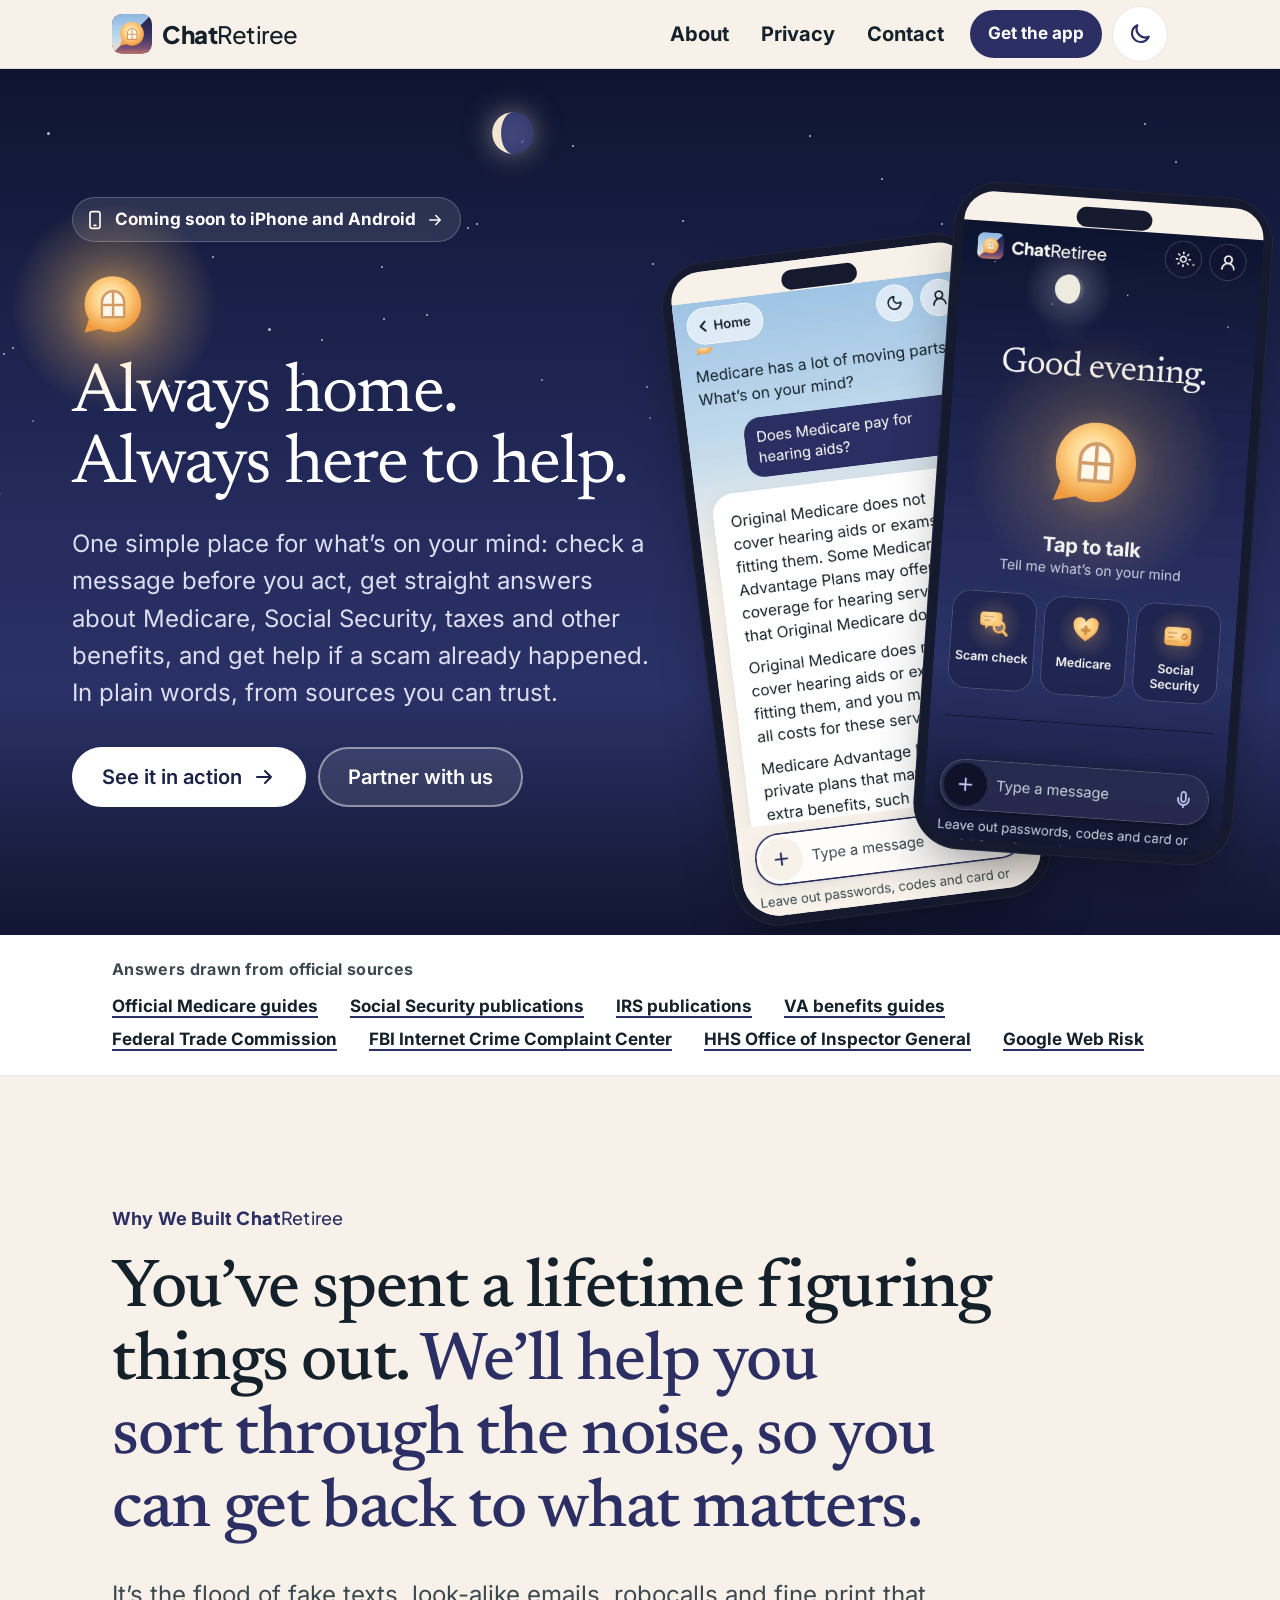
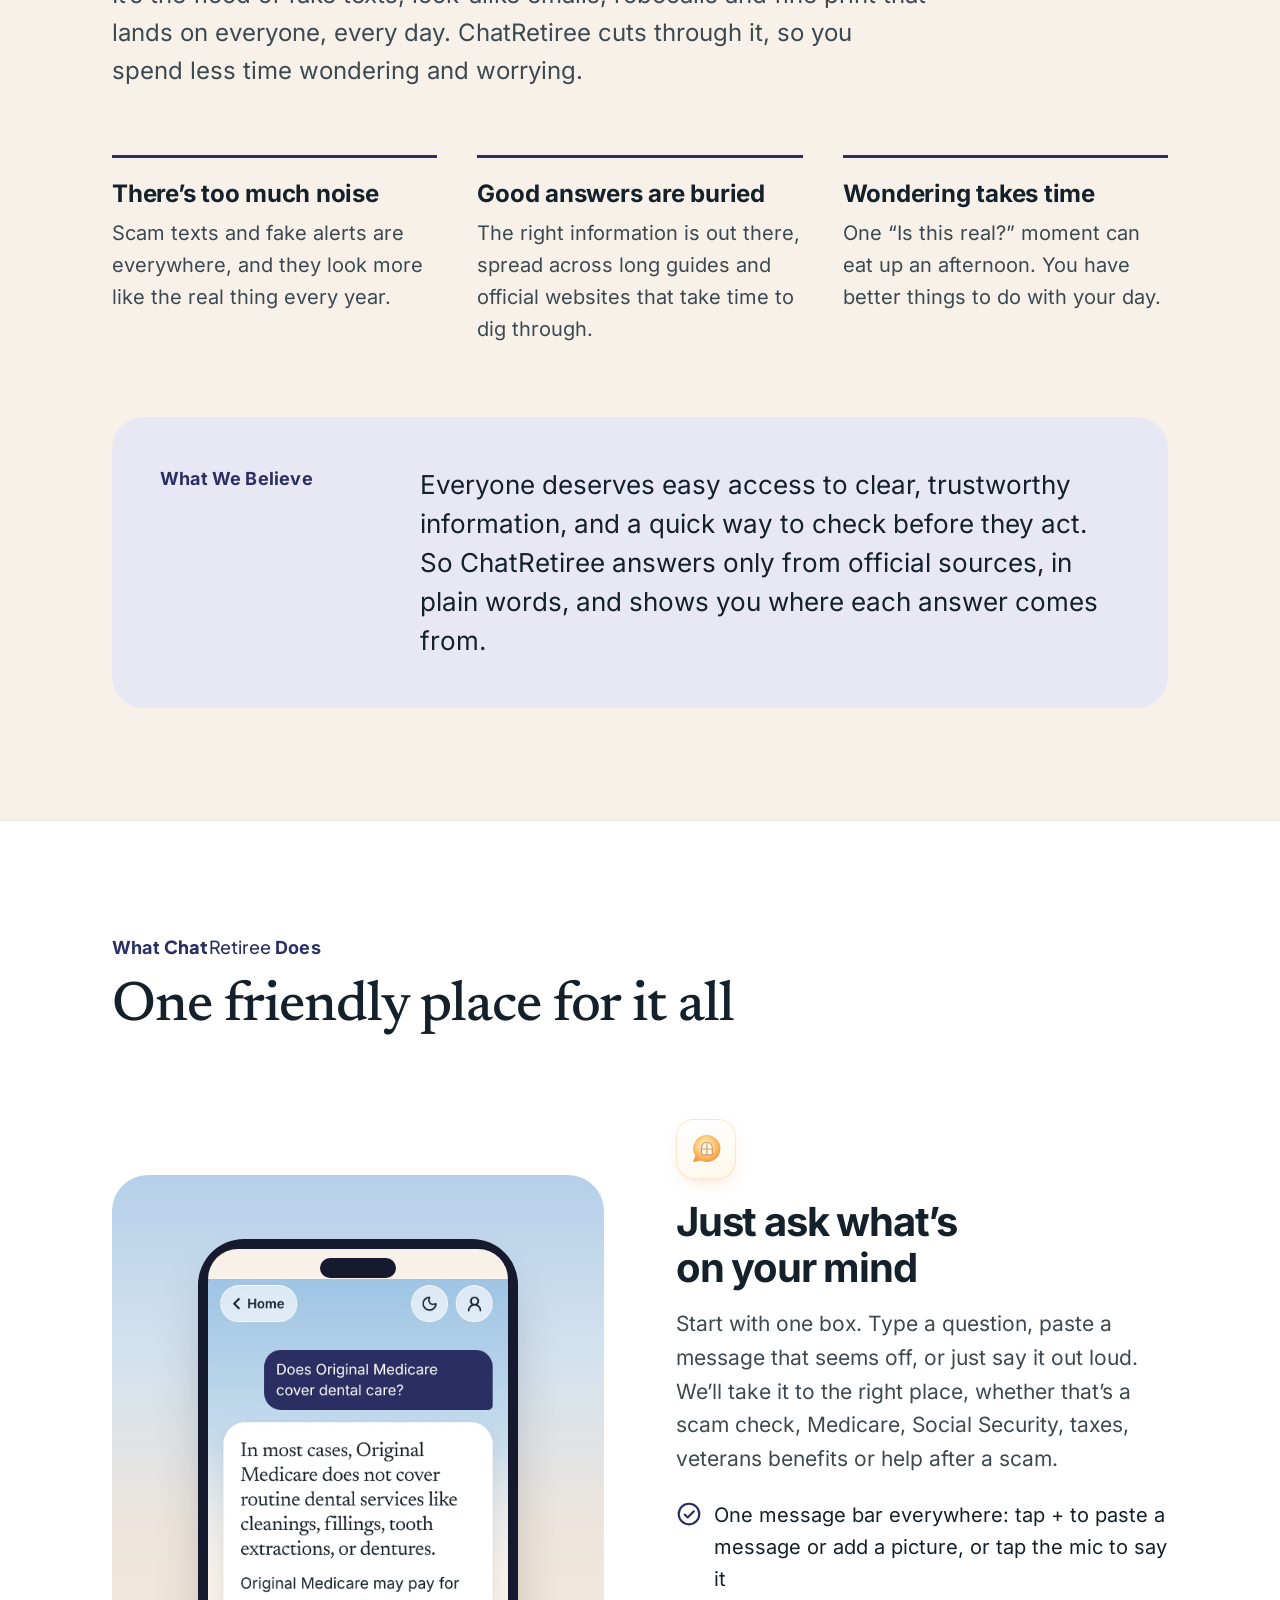
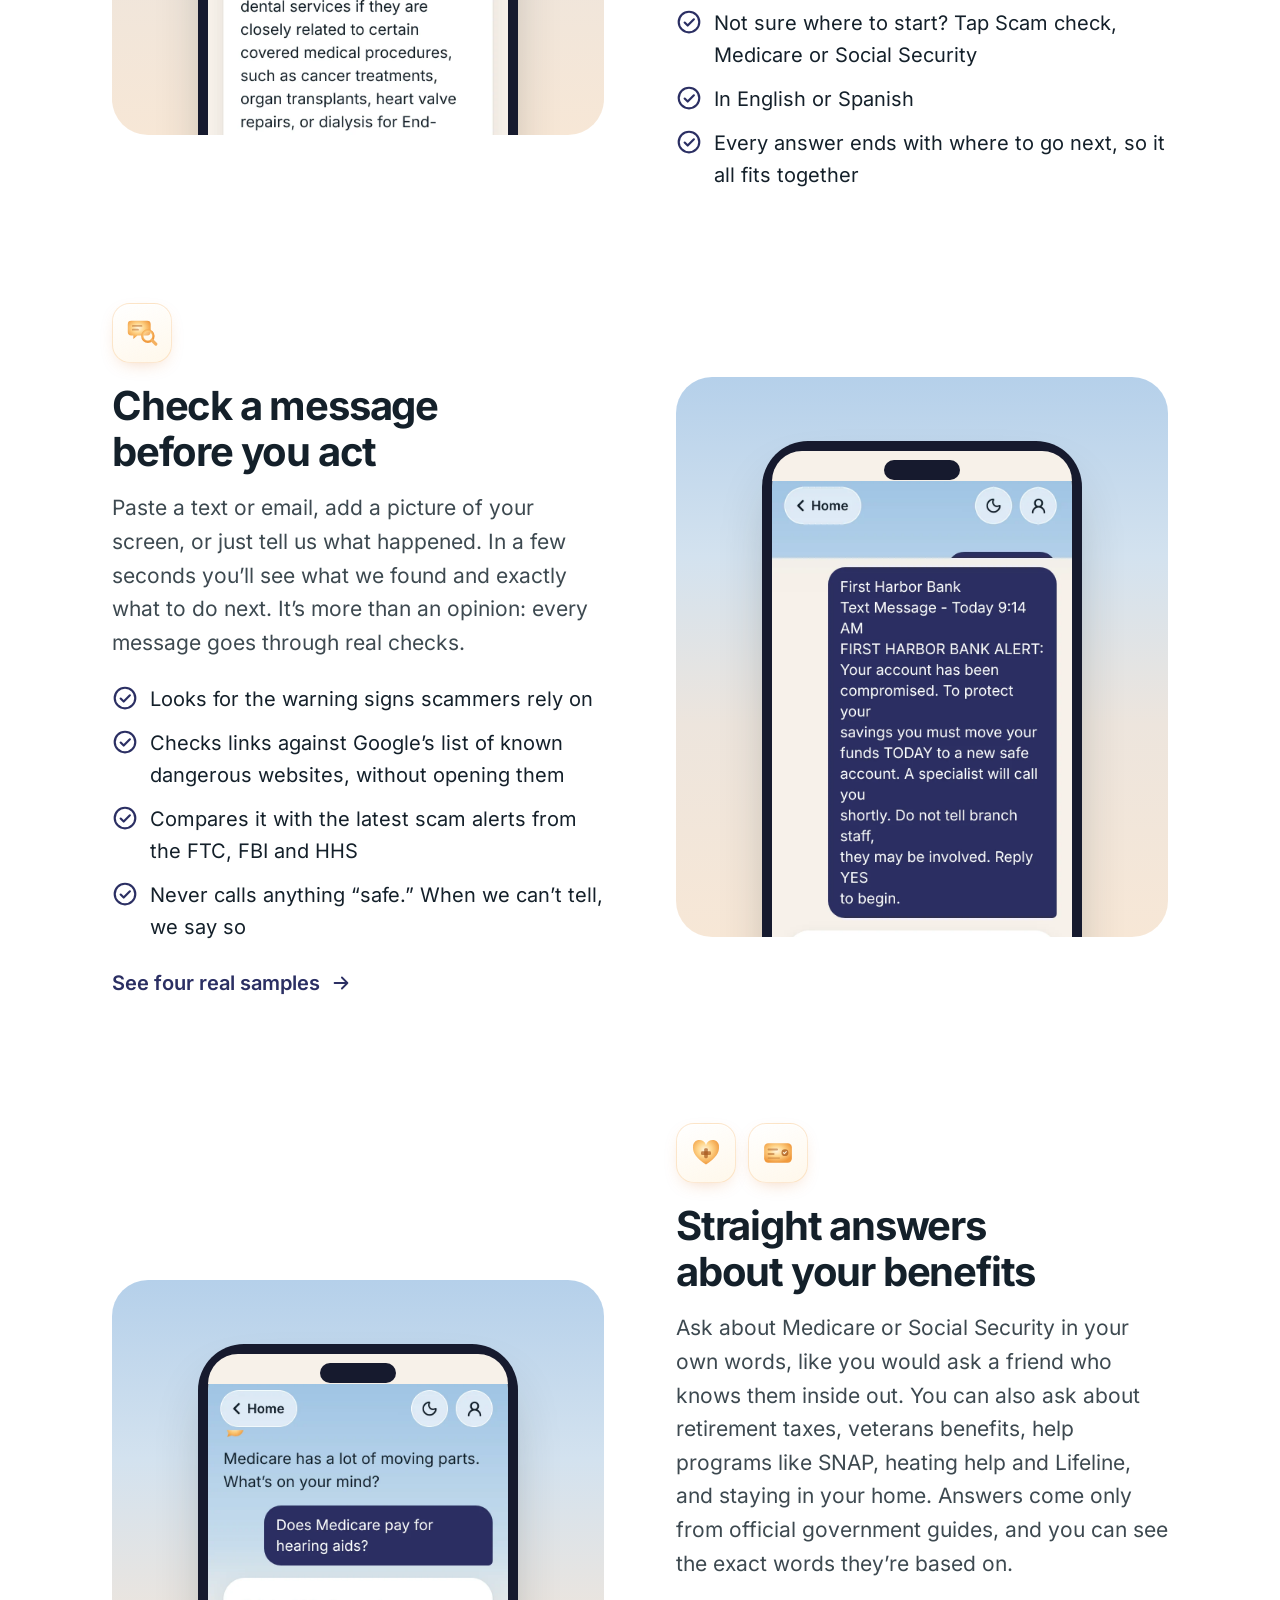
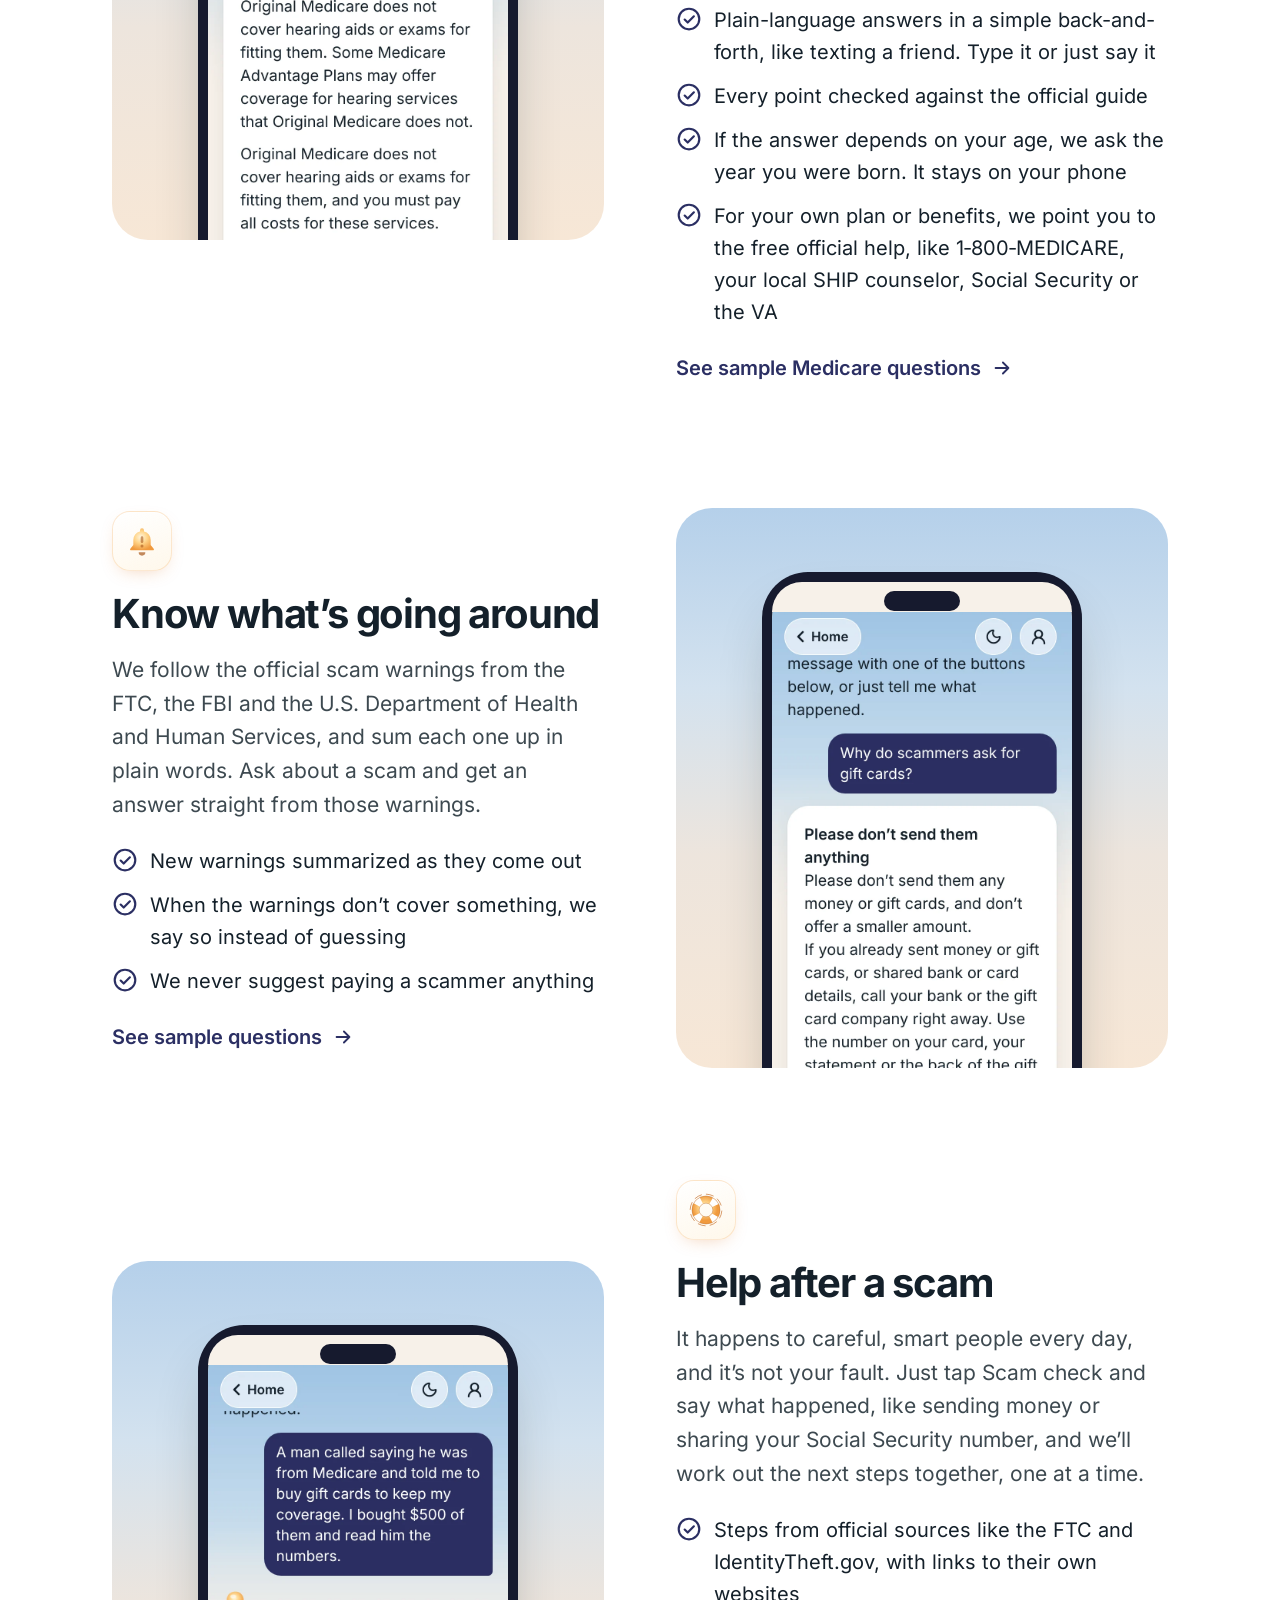
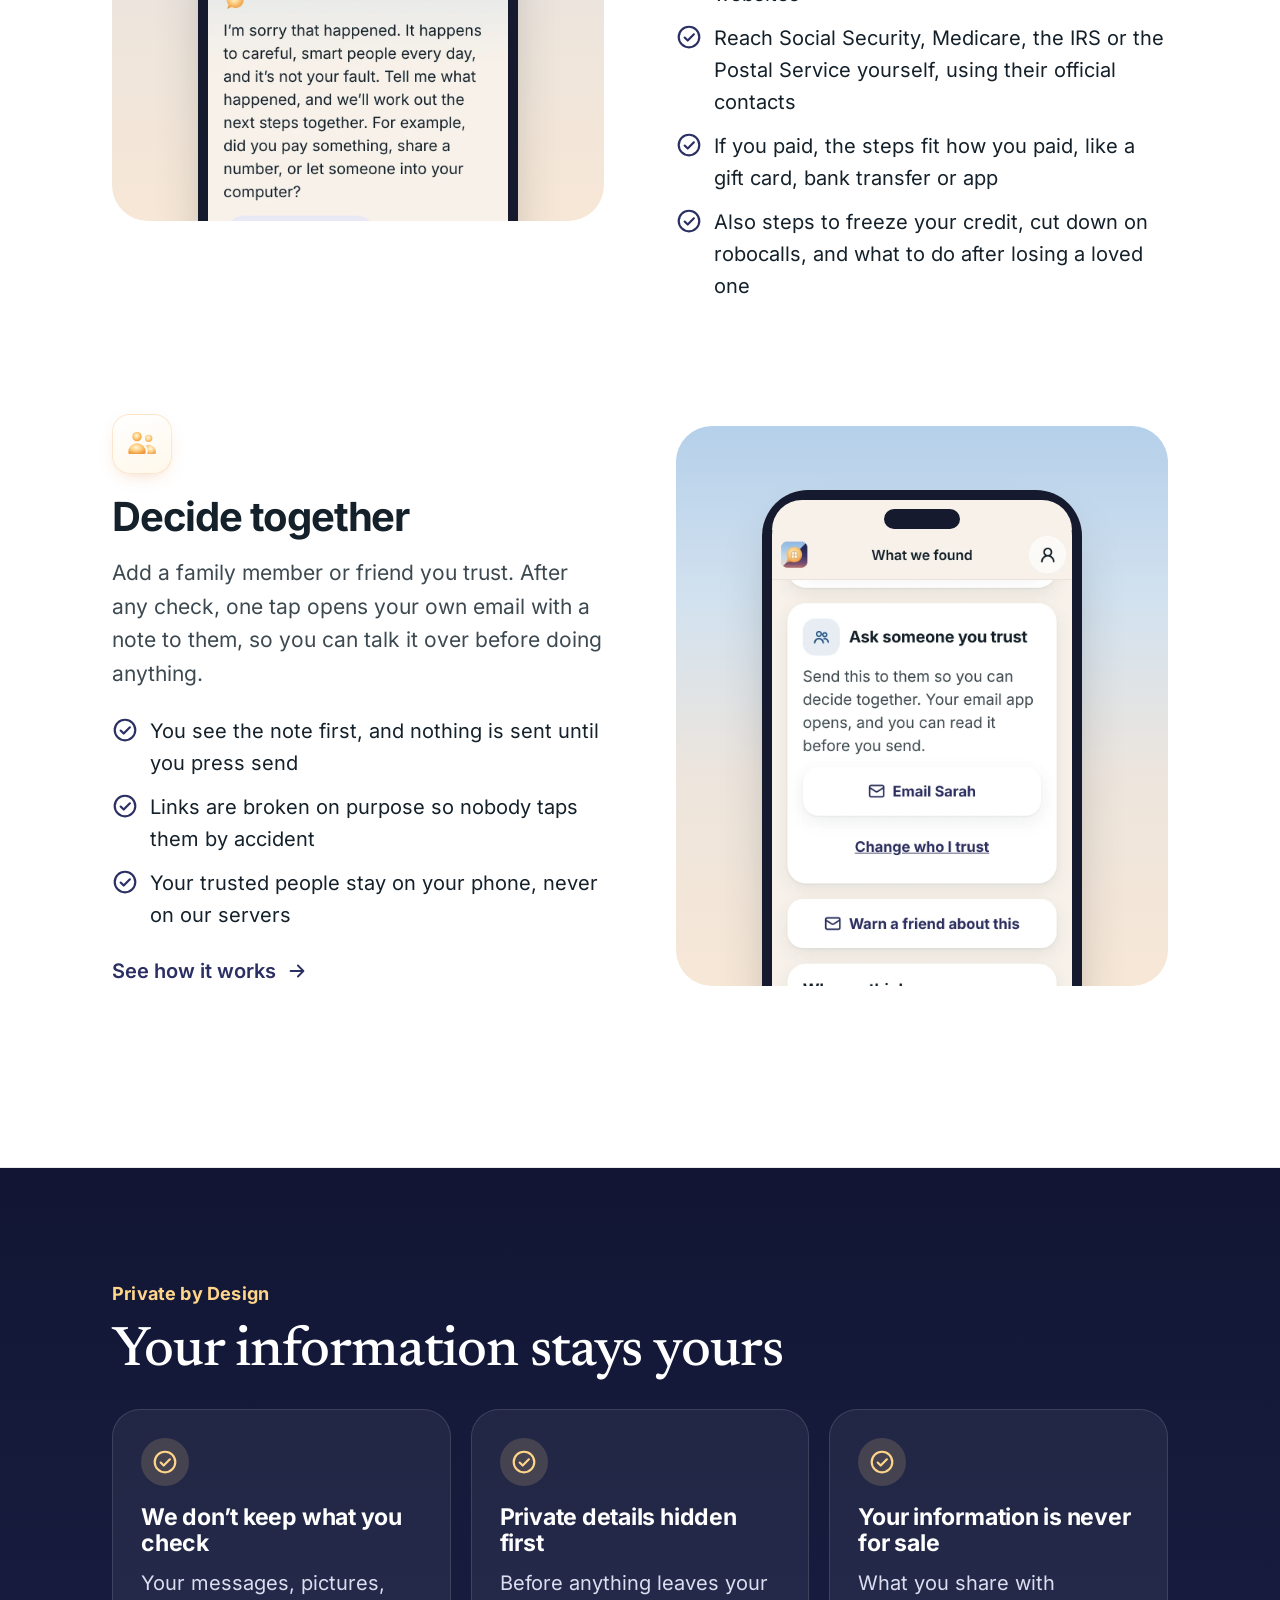
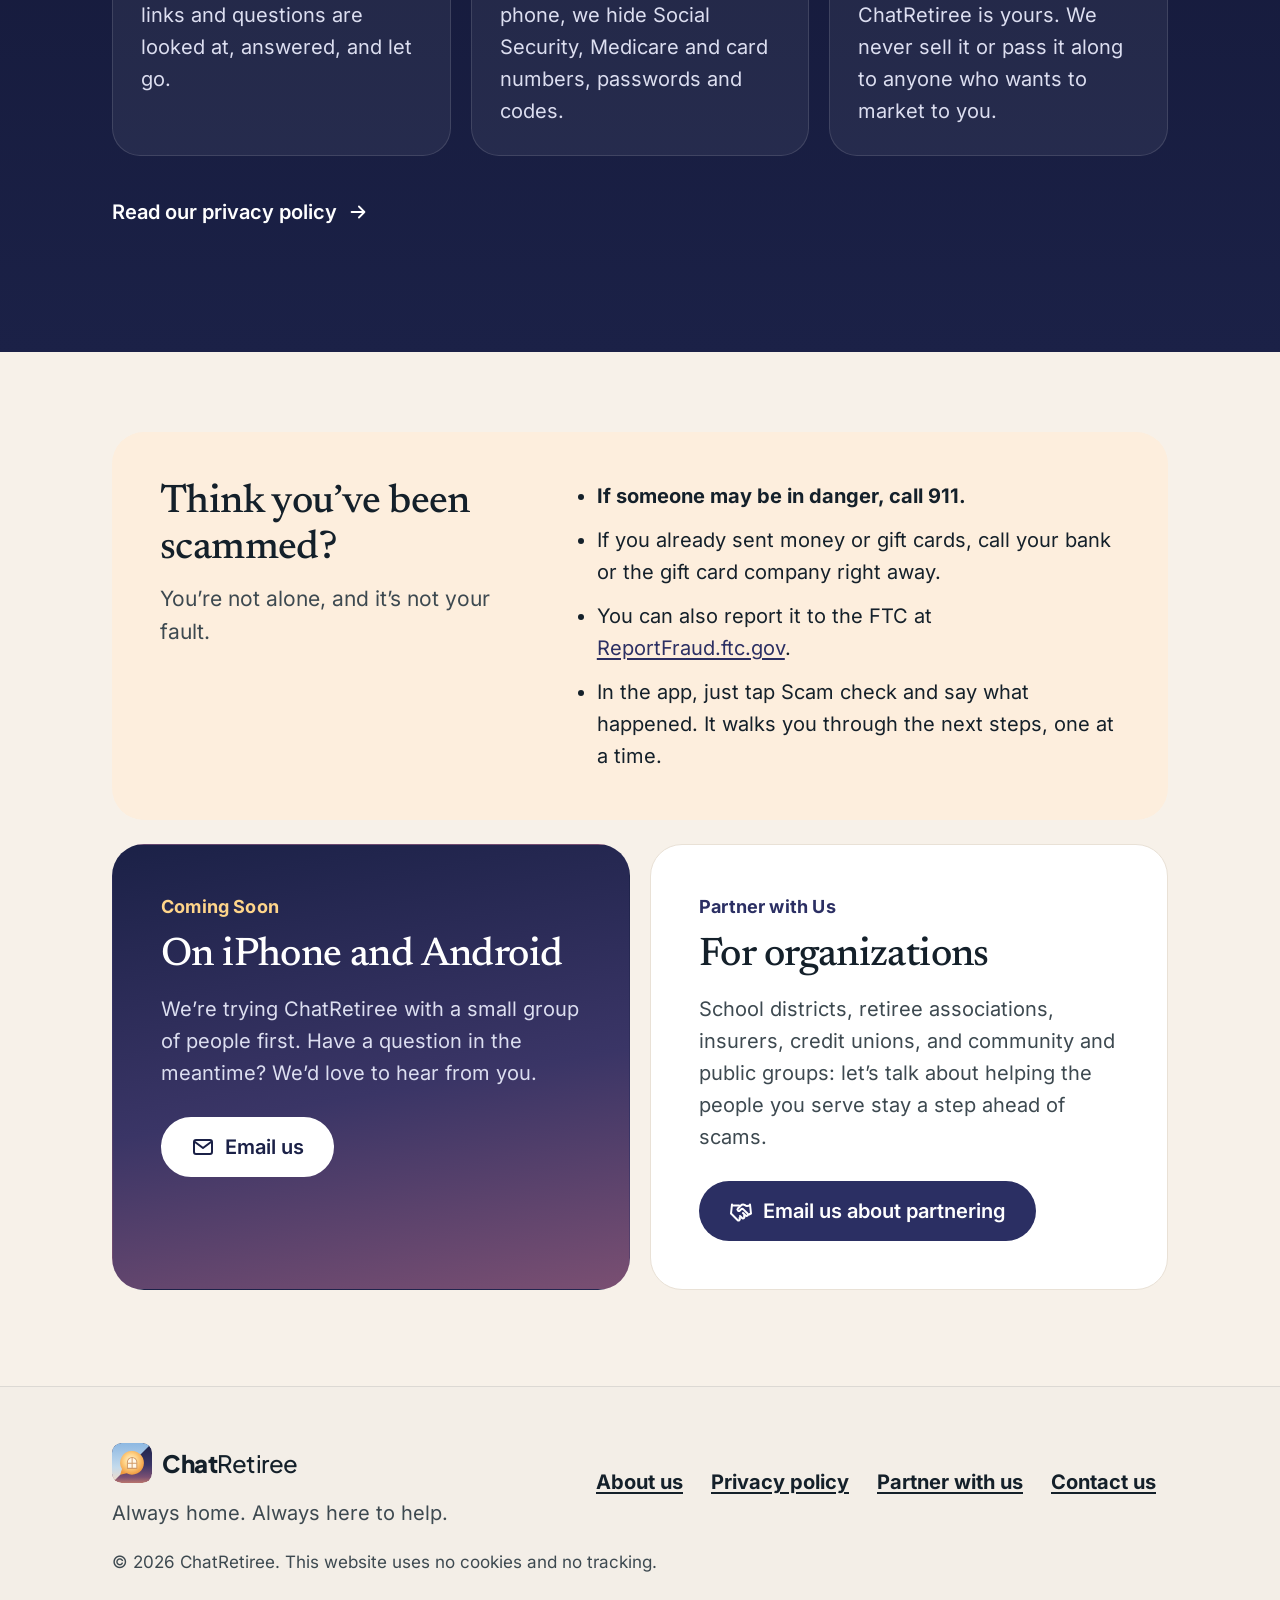
<file: index.html>
<!doctype html>
<html lang="en">
<head>
<meta charset="utf-8">
<meta name="viewport" content="width=device-width, initial-scale=1">
<title>ChatRetiree: always home, always here to help</title>
<meta name="description" content="ChatRetiree is like a friend you can ask when a text, email or call doesn’t feel right. Coming soon to iPhone and Android.">
<meta name="theme-color" content="#F7F1E9">
<meta property="og:title" content="ChatRetiree: always home, always here to help">
<meta property="og:description" content="ChatRetiree is like a friend you can ask when a text, email or call doesn’t feel right. Coming soon to iPhone and Android.">
<meta property="og:image" content="https://chatretiree.com/assets/icon.png?v=48">
<link rel="icon" href="assets/favicon.png?v=48" type="image/png">
<link rel="apple-touch-icon" href="assets/icon.png?v=48">
<link rel="preload" href="assets/fonts/Inter_400Regular.woff2" as="font" type="font/woff2" crossorigin>
<link rel="preload" href="assets/fonts/Inter_700Bold.woff2" as="font" type="font/woff2" crossorigin>
<link rel="preload" href="assets/fonts/Newsreader_400Regular.woff2" as="font" type="font/woff2" crossorigin>
<link rel="stylesheet" href="assets/site.css?v=48">
<script src="assets/site.js?v=48"></script>

</head>
<body>
<svg class="sprite" width="0" height="0" aria-hidden="true" focusable="false"><defs><radialGradient id="crGlow" cx="45%" cy="40%" r="60%"><stop offset="0" stop-color="#FFF6DF"/><stop offset=".45" stop-color="#FFD58A"/><stop offset="1" stop-color="#F09A3E"/></radialGradient><radialGradient id="crTopic" cx="45%" cy="35%" r="70%"><stop offset="0" stop-color="#FFD27E"/><stop offset=".45" stop-color="#F5A23F"/><stop offset="1" stop-color="#D9711F"/></radialGradient><linearGradient id="crDusk" x1="0" y1="0" x2="0" y2="1"><stop offset="0" stop-color="#1B2147"/><stop offset=".55" stop-color="#3A3566"/><stop offset=".85" stop-color="#7A4F72"/><stop offset="1" stop-color="#B9746C"/></linearGradient><linearGradient id="crDay" x1="0" y1="0" x2="0" y2="1"><stop offset="0" stop-color="#8DB8E2"/><stop offset=".6" stop-color="#C3DAEC"/><stop offset="1" stop-color="#F7DCC4"/></linearGradient><radialGradient id="crHalo" cx="50%" cy="50%" r="50%"><stop offset=".3" stop-color="#FFC56E" stop-opacity=".55"/><stop offset="1" stop-color="#FFC56E" stop-opacity="0"/></radialGradient><linearGradient id="crPuff" x1="0" y1="0" x2="0" y2="1"><stop offset=".35" stop-color="#FFFFFF"/><stop offset="1" stop-color="#E3EAF4"/></linearGradient></defs></svg>
<a class="skip" href="#main">Skip to main content</a>
<header class="top"><div class="wrap">
  <a class="brand" href="./" aria-label="ChatRetiree home"><svg viewBox="0 0 120 120" aria-hidden="true" focusable="false"><clipPath id="crClip"><rect width="120" height="120" rx="28"/></clipPath><g clip-path="url(#crClip)"><rect width="120" height="120" fill="url(#crDusk)"/><path d="M0 0H120L0 120z" fill="url(#crDay)"/></g><g transform="translate(-10.29 -6.31) scale(1.1778)"><path d="M60 26a30 30 0 1 1-13.8 56.6L29.5 86.5l4.6-14.6A30 30 0 0 1 60 26z" fill="url(#crGlow)"/><path d="M48 70V54a12 12 0 0 1 24 0v16z" fill="#FFF8EA" stroke="#D29B66" stroke-width="2.6" stroke-linejoin="round"/><path d="M60 42v28M48 57h24" stroke="#D29B66" stroke-width="2.6"/></g></svg><span><b>Chat</b>Retiree</span></a>
  <nav class="nav" aria-label="Main">
    <a href="about/" class="hide-sm">About</a>
    <a href="privacy/" class="hide-sm">Privacy</a>
    <a href="contact/" class="hide-sm">Contact</a>
    <a class="get-app" href="app/">Get the app</a>
    <button class="theme" type="button" hidden aria-label="Switch to dark" aria-pressed="false"><svg class="moon" viewBox="0 0 24 24" fill="none" stroke="currentColor" stroke-width="2" stroke-linecap="round" stroke-linejoin="round" aria-hidden="true" focusable="false"><path d="M20 14.5A8 8 0 0 1 9.5 4a8 8 0 1 0 10.5 10.5z"/></svg><svg class="sun" viewBox="0 0 24 24" fill="none" stroke="currentColor" stroke-width="2" stroke-linecap="round" stroke-linejoin="round" aria-hidden="true" focusable="false"><circle cx="12" cy="12" r="4"/><path d="M12 2v2M12 20v2M4.9 4.9l1.4 1.4M17.7 17.7l1.4 1.4M2 12h2M20 12h2M4.9 19.1l1.4-1.4M17.7 6.3l1.4-1.4"/></svg></button>
  </nav>
</div></header>
<main id="main">

<section class="h-hero" aria-labelledby="hero-h">
  <div class="sky" aria-hidden="true"><div class="sky-stars"></div><div class="sky-body"><span class="sky-sun"></span><svg class="sky-moon" viewBox="0 0 40 40"><circle cx="20" cy="20" r="16" class="moon-dark"/><path class="moon-lit" d="M20 4a16 16 0 1 1 0 32a16 16 0 1 1 0-32z"/></svg></div><span class="cloud c1"><svg viewBox="0 0 160 80" aria-hidden="true" focusable="false"><ellipse cx="84" cy="74" rx="62" ry="5" fill="#B7C6DA" fill-opacity=".18"/><circle cx="42" cy="50" r="20" fill="url(#crPuff)"/><circle cx="72" cy="36" r="28" fill="url(#crPuff)"/><circle cx="106" cy="40" r="24" fill="url(#crPuff)"/><circle cx="132" cy="53" r="16" fill="url(#crPuff)"/><rect x="24" y="48" width="124" height="24" rx="12" fill="url(#crPuff)"/><circle cx="64" cy="28" r="9" fill="#fff" fill-opacity=".7"/></svg></span><span class="cloud c2"><svg viewBox="0 0 160 80" aria-hidden="true" focusable="false"><ellipse cx="84" cy="74" rx="62" ry="5" fill="#B7C6DA" fill-opacity=".18"/><circle cx="38" cy="54" r="16" fill="url(#crPuff)"/><circle cx="62" cy="44" r="22" fill="url(#crPuff)"/><circle cx="96" cy="30" r="30" fill="url(#crPuff)"/><circle cx="132" cy="50" r="18" fill="url(#crPuff)"/><rect x="24" y="48" width="124" height="24" rx="12" fill="url(#crPuff)"/><circle cx="54" cy="36" r="9" fill="#fff" fill-opacity=".7"/></svg></span><span class="cloud c3"><svg viewBox="0 0 160 80" aria-hidden="true" focusable="false"><ellipse cx="84" cy="74" rx="62" ry="5" fill="#B7C6DA" fill-opacity=".18"/><circle cx="44" cy="46" r="24" fill="url(#crPuff)"/><circle cx="80" cy="40" r="22" fill="url(#crPuff)"/><circle cx="108" cy="50" r="18" fill="url(#crPuff)"/><circle cx="134" cy="56" r="13" fill="url(#crPuff)"/><rect x="24" y="48" width="124" height="24" rx="12" fill="url(#crPuff)"/><circle cx="72" cy="32" r="9" fill="#fff" fill-opacity=".7"/></svg></span></div>
  <script>window.crSky&&crSky()</script>
  <div class="h-hero-in">
    <div class="h-hero-copy">
      <a class="h-pill" href="app/"><svg viewBox="0 0 24 24" fill="none" stroke="currentColor" stroke-width="2" stroke-linecap="round" stroke-linejoin="round" aria-hidden="true" focusable="false"><rect x="6" y="2" width="12" height="20" rx="2.5"/><path d="M11 18.5h2"/></svg>Coming soon to iPhone and Android<svg viewBox="0 0 24 24" fill="none" stroke="currentColor" stroke-width="2" stroke-linecap="round" stroke-linejoin="round" aria-hidden="true" focusable="false"><path d="M5 12h14M13 6l6 6-6 6"/></svg></a>
      <div class="porch" aria-hidden="true"><span class="porch-halo"></span><svg viewBox="16 20 90 76" aria-hidden="true" focusable="false"><path d="M60 26a30 30 0 1 1-13.8 56.6L29.5 86.5l4.6-14.6A30 30 0 0 1 60 26z" fill="url(#crGlow)"/><path d="M48 70V54a12 12 0 0 1 24 0v16z" fill="#FFF8EA" stroke="#D29B66" stroke-width="2.6" stroke-linejoin="round"/><path d="M60 42v28M48 57h24" stroke="#D29B66" stroke-width="2.6"/></svg></div>
      <h1 id="hero-h"><span>Always home.</span> <span>Always here to help.</span></h1>
      <p class="h-lead">One simple place for what’s on your mind: check a message before you act, get straight answers about Medicare, Social Security, taxes and other benefits, and get help if a scam already happened. In plain words, from sources you can trust.</p>
      <div class="h-actions">
        <a class="btn h-btn-light" href="#help">See it in action<svg viewBox="0 0 24 24" fill="none" stroke="currentColor" stroke-width="2" stroke-linecap="round" stroke-linejoin="round" aria-hidden="true" focusable="false"><path d="M5 12h14M13 6l6 6-6 6"/></svg></a>
        <a class="btn h-btn-ghost" href="#partner">Partner with us</a>
      </div>
    </div>
    <div class="h-phones">
      <figure class="h-ph h-ph-back">
        <div class="h-ph-screen"><img src="assets/app/medicare-hearing.webp?v=48" width="390" height="844" fetchpriority="high" alt="The app answering a Medicare question: Does Medicare pay for hearing aids? Original Medicare does not cover hearing aids or exams for fitting them. Some Medicare Advantage Plans may offer coverage for hearing services that Original Medicare does not."></div>
      </figure>
      <figure class="h-ph h-ph-front h-ph-home">
        <div class="h-ph-screen"><img class="day-only" src="assets/app/home.webp?v=48" width="390" height="844" alt="The app’s home screen: What’s on your mind? Ask about Medicare, Social Security or scams, or share a message that seems off. Below it is the message bar with a plus button, a box and a microphone. Below it are example questions and sections for staying safe from scams and your benefits." fetchpriority="high"><img class="night-only" src="assets/app/home-night.webp?v=48" width="390" height="844" alt=""></div>
      </figure>
    </div>
  </div>
</section>

<section class="h-sources" aria-label="Where our answers come from">
  <div class="wrap h-sources-in">
    <p class="h-sources-label">Answers drawn from official sources</p>
    <ul class="h-sources-list">
      <li><a href="https://www.medicare.gov/" rel="noopener">Official Medicare guides</a></li>
      <li><a href="https://www.ssa.gov/pubs/" rel="noopener">Social Security publications</a></li>
      <li><a href="https://www.irs.gov/" rel="noopener">IRS publications</a></li>
      <li><a href="https://www.va.gov/" rel="noopener">VA benefits guides</a></li>
      <li><a href="https://consumer.ftc.gov/consumer-alerts" rel="noopener">Federal Trade Commission</a></li>
      <li><a href="https://www.ic3.gov/" rel="noopener">FBI Internet Crime Complaint Center</a></li>
      <li><a href="https://oig.hhs.gov/" rel="noopener">HHS Office of Inspector General</a></li>
      <li><a href="https://cloud.google.com/web-risk" rel="noopener">Google Web Risk</a></li>
    </ul>
  </div>
</section>

<section class="h-why" aria-labelledby="why-h">
  <div class="wrap">
    <p class="h-eyebrow" id="why-h">Why We Built <span class="wm"><b>Chat</b>Retiree</span></p>
    <p class="h-statement">You’ve spent a lifetime figuring things out. <span>We’ll help you sort through the noise, so you can get back to what matters.</span></p>
    <p class="h-why-sub">It’s the flood of fake texts, look-alike emails, robocalls and fine print that lands on everyone, every day. ChatRetiree cuts through it, so you spend less time wondering and worrying.</p>
    <div class="h-why-grid">
      <div><h3>There’s too much noise</h3><p>Scam texts and fake alerts are everywhere, and they look more like the real thing every year.</p></div>
      <div><h3>Good answers are buried</h3><p>The right information is out there, spread across long guides and official websites that take time to dig through.</p></div>
      <div><h3>Wondering takes time</h3><p>One “Is this real?” moment can eat up an afternoon. You have better things to do with your day.</p></div>
    </div>
    <div class="h-believe">
      <p class="h-eyebrow">What We Believe</p>
      <p>Everyone deserves easy access to clear, trustworthy information, and a quick way to check before they act. So ChatRetiree answers only from official sources, in plain words, and shows you where each answer comes from.</p>
    </div>
  </div>
</section>

<section class="h-features" id="help" aria-labelledby="help-h">
  <div class="wrap">
    <div class="h-sec-head">
      <p class="h-eyebrow">What <span class="wm"><b>Chat</b>Retiree</span> Does</p>
      <h2 id="help-h">One friendly place for it all</h2>
    </div>

    <article class="h-row h-row-flip">
      <div class="h-row-copy">
        <span class="icon gl"><svg viewBox="0 0 120 120" aria-hidden="true" focusable="false"><g transform="translate(60 60) scale(1.35) translate(-58 -57)"><path d="M60 26a30 30 0 1 1-13.8 56.6L29.5 86.5l4.6-14.6A30 30 0 0 1 60 26z" fill="url(#crGlow)"/><path d="M48 70V54a12 12 0 0 1 24 0v16z" fill="#FFF8EA" stroke="#D29B66" stroke-width="2.6" stroke-linejoin="round"/><path d="M60 42v28M48 57h24" stroke="#D29B66" stroke-width="2.6"/></g></svg></span>
        <h3>Just ask what’s on your mind</h3>
        <p>Start with one box. Type a question, paste a message that seems off, or just say it out loud. We’ll take it to the right place, whether that’s a scam check, Medicare, Social Security, taxes, veterans benefits or help after a scam.</p>
        <ul class="h-ticks">
          <li><svg viewBox="0 0 24 24" fill="none" stroke="currentColor" stroke-width="2" stroke-linecap="round" stroke-linejoin="round" aria-hidden="true" focusable="false"><circle cx="12" cy="12" r="9.5"/><path d="m8 12.5 2.8 2.8L16.5 9.5"/></svg>One message bar everywhere: tap + to paste a message or add a picture, or tap the mic to say it</li>
          <li><svg viewBox="0 0 24 24" fill="none" stroke="currentColor" stroke-width="2" stroke-linecap="round" stroke-linejoin="round" aria-hidden="true" focusable="false"><circle cx="12" cy="12" r="9.5"/><path d="m8 12.5 2.8 2.8L16.5 9.5"/></svg>Not sure where to start? Tap Scam check, Medicare or Social Security</li>
          <li><svg viewBox="0 0 24 24" fill="none" stroke="currentColor" stroke-width="2" stroke-linecap="round" stroke-linejoin="round" aria-hidden="true" focusable="false"><circle cx="12" cy="12" r="9.5"/><path d="m8 12.5 2.8 2.8L16.5 9.5"/></svg>In English or Spanish</li>
          <li><svg viewBox="0 0 24 24" fill="none" stroke="currentColor" stroke-width="2" stroke-linecap="round" stroke-linejoin="round" aria-hidden="true" focusable="false"><circle cx="12" cy="12" r="9.5"/><path d="m8 12.5 2.8 2.8L16.5 9.5"/></svg>Every answer ends with where to go next, so it all fits together</li>
        </ul>
      </div>
      <div class="h-row-art t-teal-bg"><figure class="h-ph"><div class="h-ph-screen"><img src="assets/app/ask.webp?v=48" width="390" height="844" alt="Someone typed on Home: Does Original Medicare cover dental care? The app answers in the Medicare chat: In most cases, Original Medicare does not cover routine dental services like cleanings, fillings, tooth extractions, or dentures. Below are Tell me more and From Medicare &amp; You."></div></figure></div>
    </article>

    <article class="h-row">
      <div class="h-row-copy">
        <span class="icon gl"><svg viewBox="0 0 120 120" aria-hidden="true" focusable="false"><g transform="translate(60 60) scale(1.04) translate(-61 -63)"><path d="M30 28h46a10 10 0 0 1 10 10v22a10 10 0 0 1-10 10H48l-12 10v-10h-6a10 10 0 0 1-10-10V38a10 10 0 0 1 10-10z" fill="url(#crGlow)"/><rect x="32" y="40" width="30" height="5" rx="2.5" fill="#A8581C" fill-opacity=".45"/><rect x="32" y="51" width="20" height="5" rx="2.5" fill="#A8581C" fill-opacity=".45"/><circle cx="78" cy="72" r="16" fill="#FFF6DF" fill-opacity=".25" stroke="url(#crGlow)" stroke-width="7"/><path d="M90 84l11 11" stroke="#F4B060" stroke-width="9" stroke-linecap="round"/></g></svg></span>
        <h3>Check a message before you act</h3>
        <p>Paste a text or email, add a picture of your screen, or just tell us what happened. In a few seconds you’ll see what we found and exactly what to do next. It’s more than an opinion: every message goes through real checks.</p>
        <ul class="h-ticks">
          <li><svg viewBox="0 0 24 24" fill="none" stroke="currentColor" stroke-width="2" stroke-linecap="round" stroke-linejoin="round" aria-hidden="true" focusable="false"><circle cx="12" cy="12" r="9.5"/><path d="m8 12.5 2.8 2.8L16.5 9.5"/></svg>Looks for the warning signs scammers rely on</li>
          <li><svg viewBox="0 0 24 24" fill="none" stroke="currentColor" stroke-width="2" stroke-linecap="round" stroke-linejoin="round" aria-hidden="true" focusable="false"><circle cx="12" cy="12" r="9.5"/><path d="m8 12.5 2.8 2.8L16.5 9.5"/></svg>Checks links against Google’s list of known dangerous websites, without opening them</li>
          <li><svg viewBox="0 0 24 24" fill="none" stroke="currentColor" stroke-width="2" stroke-linecap="round" stroke-linejoin="round" aria-hidden="true" focusable="false"><circle cx="12" cy="12" r="9.5"/><path d="m8 12.5 2.8 2.8L16.5 9.5"/></svg>Compares it with the latest scam alerts from the FTC, FBI and HHS</li>
          <li><svg viewBox="0 0 24 24" fill="none" stroke="currentColor" stroke-width="2" stroke-linecap="round" stroke-linejoin="round" aria-hidden="true" focusable="false"><circle cx="12" cy="12" r="9.5"/><path d="m8 12.5 2.8 2.8L16.5 9.5"/></svg>Never calls anything “safe.” When we can’t tell, we say so</li>
        </ul>
        <a class="h-link" href="examples/check/">See four real samples<svg viewBox="0 0 24 24" fill="none" stroke="currentColor" stroke-width="2" stroke-linecap="round" stroke-linejoin="round" aria-hidden="true" focusable="false"><path d="M5 12h14M13 6l6 6-6 6"/></svg></a>
      </div>
      <div class="h-row-art t-teal-bg"><figure class="h-ph"><div class="h-ph-screen"><img src="assets/app/bank.webp?v=48" width="390" height="1597" alt="The app’s answer to a bank text asking to move savings to a safe account: This has the signs of a scam. Don’t reply or move any money. Call your bank using the number on the back of your card."></div></figure></div>
    </article>

    <article class="h-row h-row-flip">
      <div class="h-row-copy">
        <span class="icon-pair"><span class="icon gl"><svg viewBox="0 0 120 120" aria-hidden="true" focusable="false"><g transform="translate(60 60) scale(1.0) translate(-60 -61.5)"><path d="M60 96C31 77 21 61 21 46.5A19 19 0 0 1 60 38a19 19 0 0 1 39 8.5C99 61 89 77 60 96z" fill="url(#crGlow)"/><rect x="54.5" y="47" width="11" height="30" rx="4" fill="#A8581C" fill-opacity=".7"/><rect x="45" y="56.5" width="30" height="11" rx="4" fill="#A8581C" fill-opacity=".7"/></g></svg></span><span class="icon gl"><svg viewBox="0 0 120 120" aria-hidden="true" focusable="false"><g transform="translate(60 60) scale(1.04) translate(-60 -60)"><rect x="20" y="32" width="80" height="56" rx="12" fill="url(#crGlow)"/><rect x="30" y="47" width="30" height="5.5" rx="2.75" fill="#A8581C" fill-opacity=".5"/><rect x="30" y="60" width="20" height="5.5" rx="2.75" fill="#A8581C" fill-opacity=".5"/><rect x="30" y="72" width="36" height="5.5" rx="2.75" fill="#A8581C" fill-opacity=".3"/><circle cx="80" cy="59" r="10" fill="#A8581C" fill-opacity=".75"/><path d="M75.5 59l3 3 5.5-6" stroke="#FFF6DF" stroke-width="3" stroke-linecap="round" stroke-linejoin="round" fill="none"/></g></svg></span></span>
        <h3>Straight answers about your benefits</h3>
        <p>Ask about Medicare or Social Security in your own words, like you would ask a friend who knows them inside out. You can also ask about retirement taxes, veterans benefits, help programs like SNAP, heating help and Lifeline, and staying in your home. Answers come only from official government guides, and you can see the exact words they’re based on.</p>
        <ul class="h-ticks">
          <li><svg viewBox="0 0 24 24" fill="none" stroke="currentColor" stroke-width="2" stroke-linecap="round" stroke-linejoin="round" aria-hidden="true" focusable="false"><circle cx="12" cy="12" r="9.5"/><path d="m8 12.5 2.8 2.8L16.5 9.5"/></svg>Plain-language answers in a simple back-and-forth, like texting a friend. Type it or just say it</li>
          <li><svg viewBox="0 0 24 24" fill="none" stroke="currentColor" stroke-width="2" stroke-linecap="round" stroke-linejoin="round" aria-hidden="true" focusable="false"><circle cx="12" cy="12" r="9.5"/><path d="m8 12.5 2.8 2.8L16.5 9.5"/></svg>Every point checked against the official guide</li>
          <li><svg viewBox="0 0 24 24" fill="none" stroke="currentColor" stroke-width="2" stroke-linecap="round" stroke-linejoin="round" aria-hidden="true" focusable="false"><circle cx="12" cy="12" r="9.5"/><path d="m8 12.5 2.8 2.8L16.5 9.5"/></svg>If the answer depends on your age, we ask the year you were born. It stays on your phone</li>
          <li><svg viewBox="0 0 24 24" fill="none" stroke="currentColor" stroke-width="2" stroke-linecap="round" stroke-linejoin="round" aria-hidden="true" focusable="false"><circle cx="12" cy="12" r="9.5"/><path d="m8 12.5 2.8 2.8L16.5 9.5"/></svg>For your own plan or benefits, we point you to the free official help, like 1‑800‑MEDICARE, your local SHIP counselor, Social Security or the VA</li>
        </ul>
        <a class="h-link" href="examples/medicare/">See sample Medicare questions<svg viewBox="0 0 24 24" fill="none" stroke="currentColor" stroke-width="2" stroke-linecap="round" stroke-linejoin="round" aria-hidden="true" focusable="false"><path d="M5 12h14M13 6l6 6-6 6"/></svg></a>
      </div>
      <div class="h-row-art t-blue-bg"><figure class="h-ph"><div class="h-ph-screen"><img src="assets/app/medicare-hearing.webp?v=48" width="390" height="844" alt="Question: Does Medicare pay for hearing aids? The app’s answer: Original Medicare does not cover hearing aids or exams for fitting them. Some Medicare Advantage Plans may offer coverage for hearing services. A box at the bottom lets you ask a follow-up by typing or speaking."></div></figure></div>
    </article>

    <article class="h-row">
      <div class="h-row-copy">
        <span class="icon gl"><svg viewBox="0 0 120 120" aria-hidden="true" focusable="false"><g transform="translate(60 60) scale(1.0) translate(-60 -58)"><path d="M60 20a6 6 0 0 1 6 6v3.5A26 26 0 0 1 86 55v15l9 11a3 3 0 0 1-2.3 5H27.3a3 3 0 0 1-2.3-5l9-11V55a26 26 0 0 1 20-25.5V26a6 6 0 0 1 6-6z" fill="url(#crGlow)"/><path d="M50 92a10 10 0 0 0 20 0z" fill="#A8581C" fill-opacity=".7"/><rect x="56" y="44" width="8" height="20" rx="4" fill="#A8581C" fill-opacity=".6"/><circle cx="60" cy="73" r="4.5" fill="#A8581C" fill-opacity=".6"/></g></svg></span>
        <h3>Know what’s going around</h3>
        <p>We follow the official scam warnings from the FTC, the FBI and the U.S. Department of Health and Human Services, and sum each one up in plain words. Ask about a scam and get an answer straight from those warnings.</p>
        <ul class="h-ticks">
          <li><svg viewBox="0 0 24 24" fill="none" stroke="currentColor" stroke-width="2" stroke-linecap="round" stroke-linejoin="round" aria-hidden="true" focusable="false"><circle cx="12" cy="12" r="9.5"/><path d="m8 12.5 2.8 2.8L16.5 9.5"/></svg>New warnings summarized as they come out</li>
          <li><svg viewBox="0 0 24 24" fill="none" stroke="currentColor" stroke-width="2" stroke-linecap="round" stroke-linejoin="round" aria-hidden="true" focusable="false"><circle cx="12" cy="12" r="9.5"/><path d="m8 12.5 2.8 2.8L16.5 9.5"/></svg>When the warnings don’t cover something, we say so instead of guessing</li>
          <li><svg viewBox="0 0 24 24" fill="none" stroke="currentColor" stroke-width="2" stroke-linecap="round" stroke-linejoin="round" aria-hidden="true" focusable="false"><circle cx="12" cy="12" r="9.5"/><path d="m8 12.5 2.8 2.8L16.5 9.5"/></svg>We never suggest paying a scammer anything</li>
        </ul>
        <a class="h-link" href="examples/scams/">See sample questions<svg viewBox="0 0 24 24" fill="none" stroke="currentColor" stroke-width="2" stroke-linecap="round" stroke-linejoin="round" aria-hidden="true" focusable="false"><path d="M5 12h14M13 6l6 6-6 6"/></svg></a>
      </div>
      <div class="h-row-art t-clay-bg"><figure class="h-ph"><div class="h-ph-screen"><img src="assets/app/scam-giftcards.webp?v=48" width="390" height="844" alt="Question: Why do scammers ask for gift cards? The app replies like a text conversation: Please don’t send them any money or gift cards, and don’t offer a smaller amount. If you already sent money or gift cards, call your bank or the gift card company right away. A box at the bottom lets you ask another question."></div></figure></div>
    </article>

    <article class="h-row h-row-flip">
      <div class="h-row-copy">
        <span class="icon gl"><svg viewBox="0 0 120 120" aria-hidden="true" focusable="false"><g transform="translate(60 60) scale(1.08) translate(-60 -60)"><circle cx="60" cy="60" r="44" fill="none" stroke="#C97A3A" stroke-width="2.5" stroke-dasharray="20 14" stroke-dashoffset="-3" stroke-linecap="round" opacity=".8"/><circle cx="60" cy="60" r="29" fill="none" stroke="url(#crGlow)" stroke-width="20"/><circle cx="60" cy="60" r="29" fill="none" stroke="#FFFFFF" stroke-width="20" stroke-dasharray="17.8 27.75" stroke-dashoffset="8.9" transform="rotate(45 60 60)"/><circle cx="60" cy="60" r="39" fill="none" stroke="#A8581C" stroke-opacity=".45" stroke-width="2"/><circle cx="60" cy="60" r="19" fill="none" stroke="#A8581C" stroke-opacity=".45" stroke-width="2"/></g></svg></span>
        <h3>Help after a scam</h3>
        <p>It happens to careful, smart people every day, and it’s not your fault. Just tap Scam check and say what happened, like sending money or sharing your Social Security number, and we’ll work out the next steps together, one at a time.</p>
        <ul class="h-ticks">
          <li><svg viewBox="0 0 24 24" fill="none" stroke="currentColor" stroke-width="2" stroke-linecap="round" stroke-linejoin="round" aria-hidden="true" focusable="false"><circle cx="12" cy="12" r="9.5"/><path d="m8 12.5 2.8 2.8L16.5 9.5"/></svg>Steps from official sources like the FTC and IdentityTheft.gov, with links to their own websites</li>
          <li><svg viewBox="0 0 24 24" fill="none" stroke="currentColor" stroke-width="2" stroke-linecap="round" stroke-linejoin="round" aria-hidden="true" focusable="false"><circle cx="12" cy="12" r="9.5"/><path d="m8 12.5 2.8 2.8L16.5 9.5"/></svg>Reach Social Security, Medicare, the IRS or the Postal Service yourself, using their official contacts</li>
          <li><svg viewBox="0 0 24 24" fill="none" stroke="currentColor" stroke-width="2" stroke-linecap="round" stroke-linejoin="round" aria-hidden="true" focusable="false"><circle cx="12" cy="12" r="9.5"/><path d="m8 12.5 2.8 2.8L16.5 9.5"/></svg>If you paid, the steps fit how you paid, like a gift card, bank transfer or app</li>
          <li><svg viewBox="0 0 24 24" fill="none" stroke="currentColor" stroke-width="2" stroke-linecap="round" stroke-linejoin="round" aria-hidden="true" focusable="false"><circle cx="12" cy="12" r="9.5"/><path d="m8 12.5 2.8 2.8L16.5 9.5"/></svg>Also steps to freeze your credit, cut down on robocalls, and what to do after losing a loved one</li>
        </ul>
      </div>
      <div class="h-row-art t-blue-bg"><figure class="h-ph"><div class="h-ph-screen"><img src="assets/app/help.webp?v=48" width="390" height="844" alt="Scam check. Someone writes: A man called saying he was from Medicare and told me to buy gift cards to keep my coverage. I bought $500 of them and read him the numbers. The app replies: I’m sorry that happened. It happens to careful, smart people every day, and it’s not your fault. Tell me what happened, and we’ll work out the next steps together. Below are choices like I paid or sent money and I gave my Social Security number."></div></figure></div>
    </article>

    <article class="h-row">
      <div class="h-row-copy">
        <span class="icon gl"><svg viewBox="0 0 120 120" aria-hidden="true" focusable="false"><g transform="translate(60 60) scale(1.0) translate(-60 -64)"><circle cx="45" cy="42" r="14" fill="url(#crGlow)"/><path d="M19 88a26 26 0 0 1 52 0v2a4 4 0 0 1-4 4H23a4 4 0 0 1-4-4z" fill="url(#crGlow)"/><circle cx="80" cy="47" r="11" fill="url(#crGlow)" fill-opacity=".85"/><path d="M76 94h22a4 4 0 0 0 4-4v-1a22 22 0 0 0-30-20.5A31 31 0 0 1 77 88z" fill="url(#crGlow)" fill-opacity=".85"/></g></svg></span>
        <h3>Decide together</h3>
        <p>Add a family member or friend you trust. After any check, one tap opens your own email with a note to them, so you can talk it over before doing anything.</p>
        <ul class="h-ticks">
          <li><svg viewBox="0 0 24 24" fill="none" stroke="currentColor" stroke-width="2" stroke-linecap="round" stroke-linejoin="round" aria-hidden="true" focusable="false"><circle cx="12" cy="12" r="9.5"/><path d="m8 12.5 2.8 2.8L16.5 9.5"/></svg>You see the note first, and nothing is sent until you press send</li>
          <li><svg viewBox="0 0 24 24" fill="none" stroke="currentColor" stroke-width="2" stroke-linecap="round" stroke-linejoin="round" aria-hidden="true" focusable="false"><circle cx="12" cy="12" r="9.5"/><path d="m8 12.5 2.8 2.8L16.5 9.5"/></svg>Links are broken on purpose so nobody taps them by accident</li>
          <li><svg viewBox="0 0 24 24" fill="none" stroke="currentColor" stroke-width="2" stroke-linecap="round" stroke-linejoin="round" aria-hidden="true" focusable="false"><circle cx="12" cy="12" r="9.5"/><path d="m8 12.5 2.8 2.8L16.5 9.5"/></svg>Your trusted people stay on your phone, never on our servers</li>
        </ul>
        <a class="h-link" href="examples/trusted/">See how it works<svg viewBox="0 0 24 24" fill="none" stroke="currentColor" stroke-width="2" stroke-linecap="round" stroke-linejoin="round" aria-hidden="true" focusable="false"><path d="M5 12h14M13 6l6 6-6 6"/></svg></a>
      </div>
      <div class="h-row-art t-sage-bg"><figure class="h-ph"><div class="h-ph-screen"><img src="assets/app/trusted.webp?v=48" width="390" height="844" alt="The app’s result screen with an Email Sarah button to ask someone you trust."></div></figure></div>
    </article>
  </div>
</section>

<section class="h-trust" aria-labelledby="trust-h">
  <div class="wrap">
    <div class="h-sec-head">
      <p class="h-eyebrow">Private by Design</p>
      <h2 id="trust-h">Your information stays yours</h2>
    </div>
    <div class="h-trust-grid">
      <div><span class="h-trust-ic"><svg viewBox="0 0 24 24" fill="none" stroke="currentColor" stroke-width="2" stroke-linecap="round" stroke-linejoin="round" aria-hidden="true" focusable="false"><circle cx="12" cy="12" r="9.5"/><path d="m8 12.5 2.8 2.8L16.5 9.5"/></svg></span><h3>We don’t keep what you check</h3><p>Your messages, pictures, links and questions are looked at, answered, and let go.</p></div>
      <div><span class="h-trust-ic"><svg viewBox="0 0 24 24" fill="none" stroke="currentColor" stroke-width="2" stroke-linecap="round" stroke-linejoin="round" aria-hidden="true" focusable="false"><circle cx="12" cy="12" r="9.5"/><path d="m8 12.5 2.8 2.8L16.5 9.5"/></svg></span><h3>Private details hidden first</h3><p>Before anything leaves your phone, we hide Social Security, Medicare and card numbers, passwords and codes.</p></div>
      <div><span class="h-trust-ic"><svg viewBox="0 0 24 24" fill="none" stroke="currentColor" stroke-width="2" stroke-linecap="round" stroke-linejoin="round" aria-hidden="true" focusable="false"><circle cx="12" cy="12" r="9.5"/><path d="m8 12.5 2.8 2.8L16.5 9.5"/></svg></span><h3>Your information is never for sale</h3><p>What you share with ChatRetiree is yours. We never sell it or pass it along to anyone who wants to market to you.</p></div>
    </div>
    <a class="h-link h-link-light" href="privacy/">Read our privacy policy<svg viewBox="0 0 24 24" fill="none" stroke="currentColor" stroke-width="2" stroke-linecap="round" stroke-linejoin="round" aria-hidden="true" focusable="false"><path d="M5 12h14M13 6l6 6-6 6"/></svg></a>
  </div>
</section>

<section class="h-help" aria-labelledby="sent-h">
  <div class="wrap">
    <div class="h-help-card">
      <div>
        <h2 id="sent-h">Think you’ve been scammed?</h2>
        <p>You’re not alone, and it’s not your fault.</p>
      </div>
      <ul>
        <li><strong>If someone may be in danger, call 911.</strong></li>
        <li>If you already sent money or gift cards, call your bank or the gift card company right away.</li>
        <li>You can also report it to the FTC at <a href="https://reportfraud.ftc.gov/" rel="noopener">ReportFraud.ftc.gov</a>.</li>
        <li>In the app, just tap Scam check and say what happened. It walks you through the next steps, one at a time.</li>
      </ul>
    </div>
  </div>
</section>

<section class="h-end" aria-label="Coming soon and partners">
  <div class="wrap h-end-grid">
    <div class="h-end-card h-end-soon">
      <p class="h-eyebrow">Coming Soon</p>
      <h2>On iPhone and Android</h2>
      <p>We’re trying ChatRetiree with a small group of people first. Have a question in the meantime? We’d love to hear from you.</p>
      <a class="btn h-btn-light" href="mailto:support@chatretiree.com"><svg viewBox="0 0 24 24" fill="none" stroke="currentColor" stroke-width="2" stroke-linecap="round" stroke-linejoin="round" aria-hidden="true" focusable="false"><rect x="3" y="5" width="18" height="14" rx="2"/><path d="m4 7 8 6 8-6"/></svg>Email us</a>
    </div>
    <div class="h-end-card" id="partner">
      <p class="h-eyebrow">Partner with Us</p>
      <h2>For organizations</h2>
      <p>School districts, retiree associations, insurers, credit unions, and community and public groups: let’s talk about helping the people you serve stay a step ahead of scams.</p>
      <a class="btn btn-primary" href="mailto:support@chatretiree.com?subject=Partnering%20with%20ChatRetiree"><svg viewBox="0 0 24 24" fill="none" stroke="currentColor" stroke-width="2" stroke-linecap="round" stroke-linejoin="round" aria-hidden="true" focusable="false"><path d="m11 17 2 2a1.4 1.4 0 0 0 2-2"/><path d="m14 14 2.5 2.5a1.4 1.4 0 0 0 2-2l-3.9-3.9a2 2 0 0 0-2.8 0l-.9.9a1.4 1.4 0 0 1-2-2l2.8-2.8a3.5 3.5 0 0 1 4.3-.5l.6.4a2 2 0 0 0 1.4.3L21 6.5"/><path d="m21 5.5 1 9-2 1"/><path d="M3 5.5l-1 9 6.5 6.5a1.4 1.4 0 0 0 2-2"/><path d="M3 6.5h7"/></svg>Email us about partnering</a>
    </div>
  </div>
</section>

</main>
<footer><div class="wrap">
  <div>
    <a class="brand" href="./" aria-label="ChatRetiree home"><svg viewBox="0 0 120 120" aria-hidden="true" focusable="false"><clipPath id="crClip"><rect width="120" height="120" rx="28"/></clipPath><g clip-path="url(#crClip)"><rect width="120" height="120" fill="url(#crDusk)"/><path d="M0 0H120L0 120z" fill="url(#crDay)"/></g><g transform="translate(-10.29 -6.31) scale(1.1778)"><path d="M60 26a30 30 0 1 1-13.8 56.6L29.5 86.5l4.6-14.6A30 30 0 0 1 60 26z" fill="url(#crGlow)"/><path d="M48 70V54a12 12 0 0 1 24 0v16z" fill="#FFF8EA" stroke="#D29B66" stroke-width="2.6" stroke-linejoin="round"/><path d="M60 42v28M48 57h24" stroke="#D29B66" stroke-width="2.6"/></g></svg><span><b>Chat</b>Retiree</span></a>
    <p class="tag">Always home. Always here to help.</p>
  </div>
  <nav aria-label="Footer">
    <a href="about/">About us</a>
    <a href="privacy/">Privacy policy</a>
    <a href="#partner">Partner with us</a>
    <a href="contact/">Contact us</a>
  </nav>
  <small>© 2026 ChatRetiree. This website uses no cookies and no tracking.</small>
</div></footer>
</body>
</html>
</file>
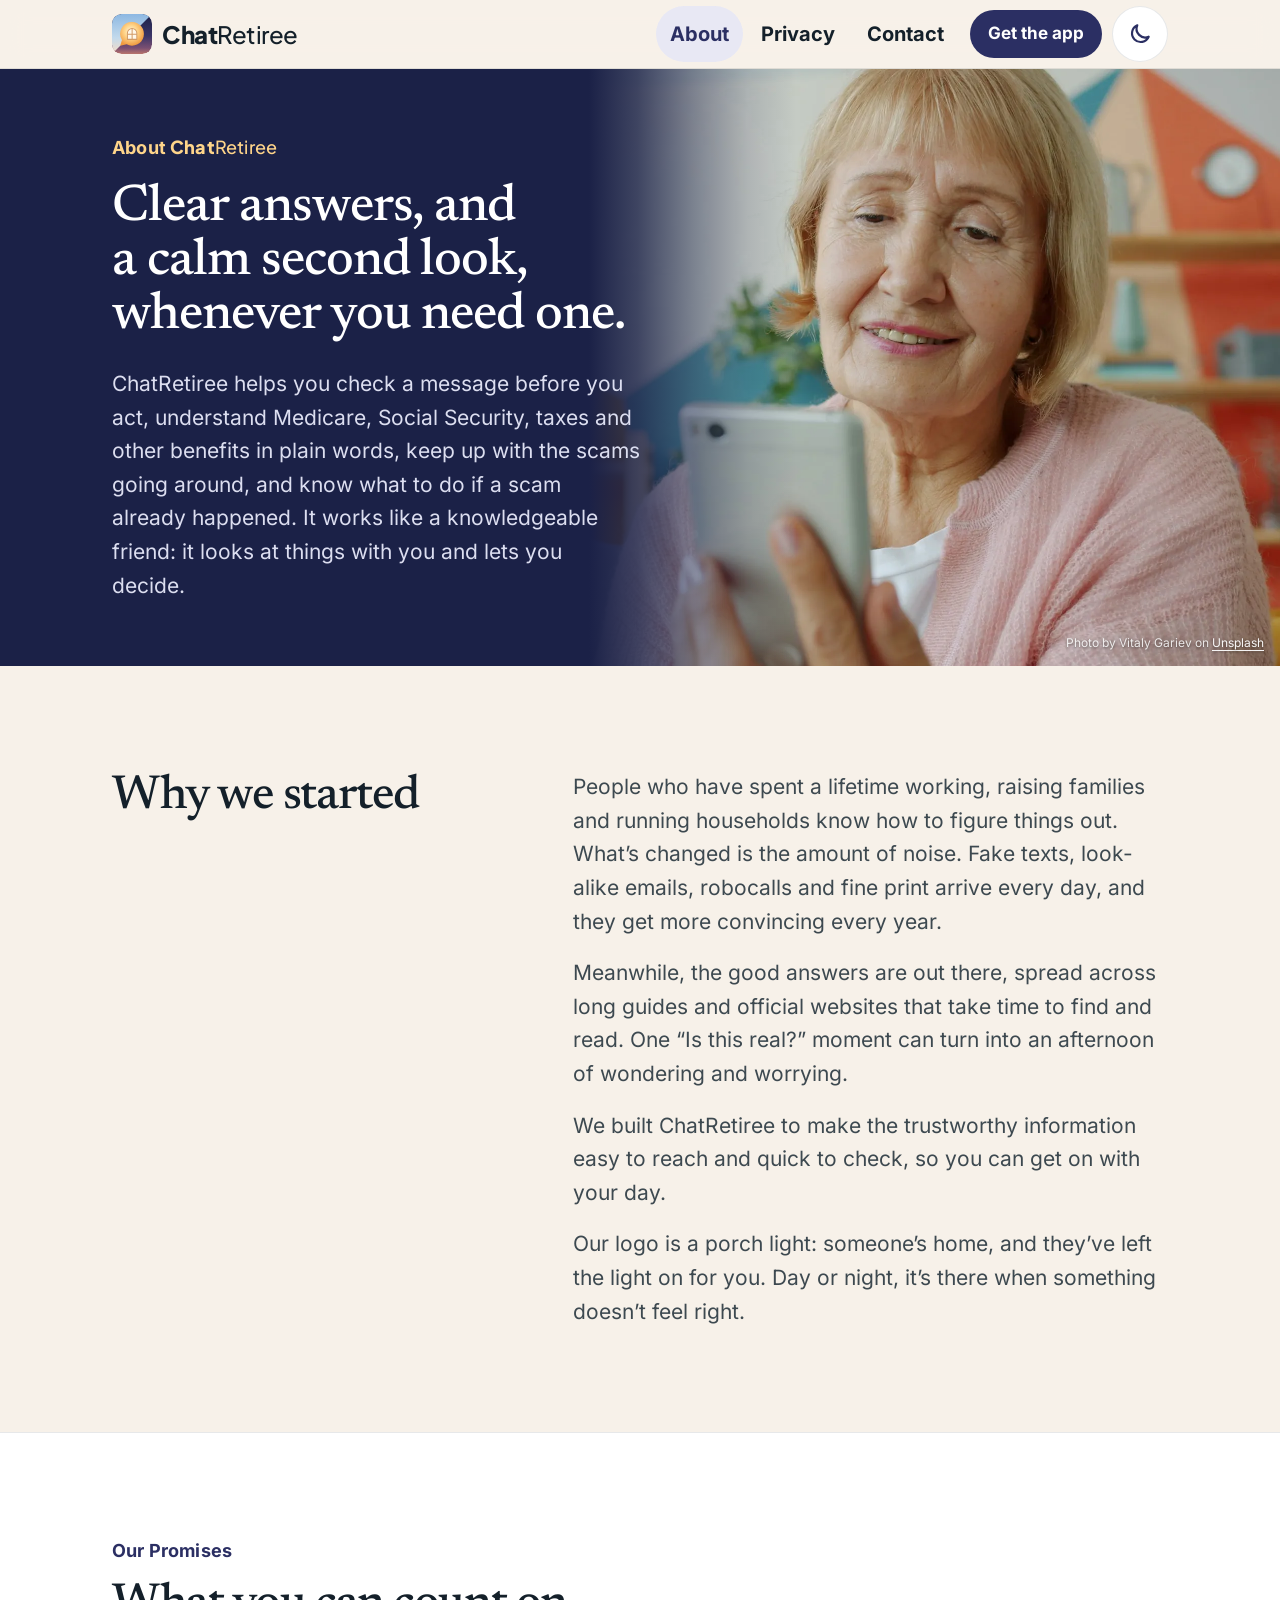
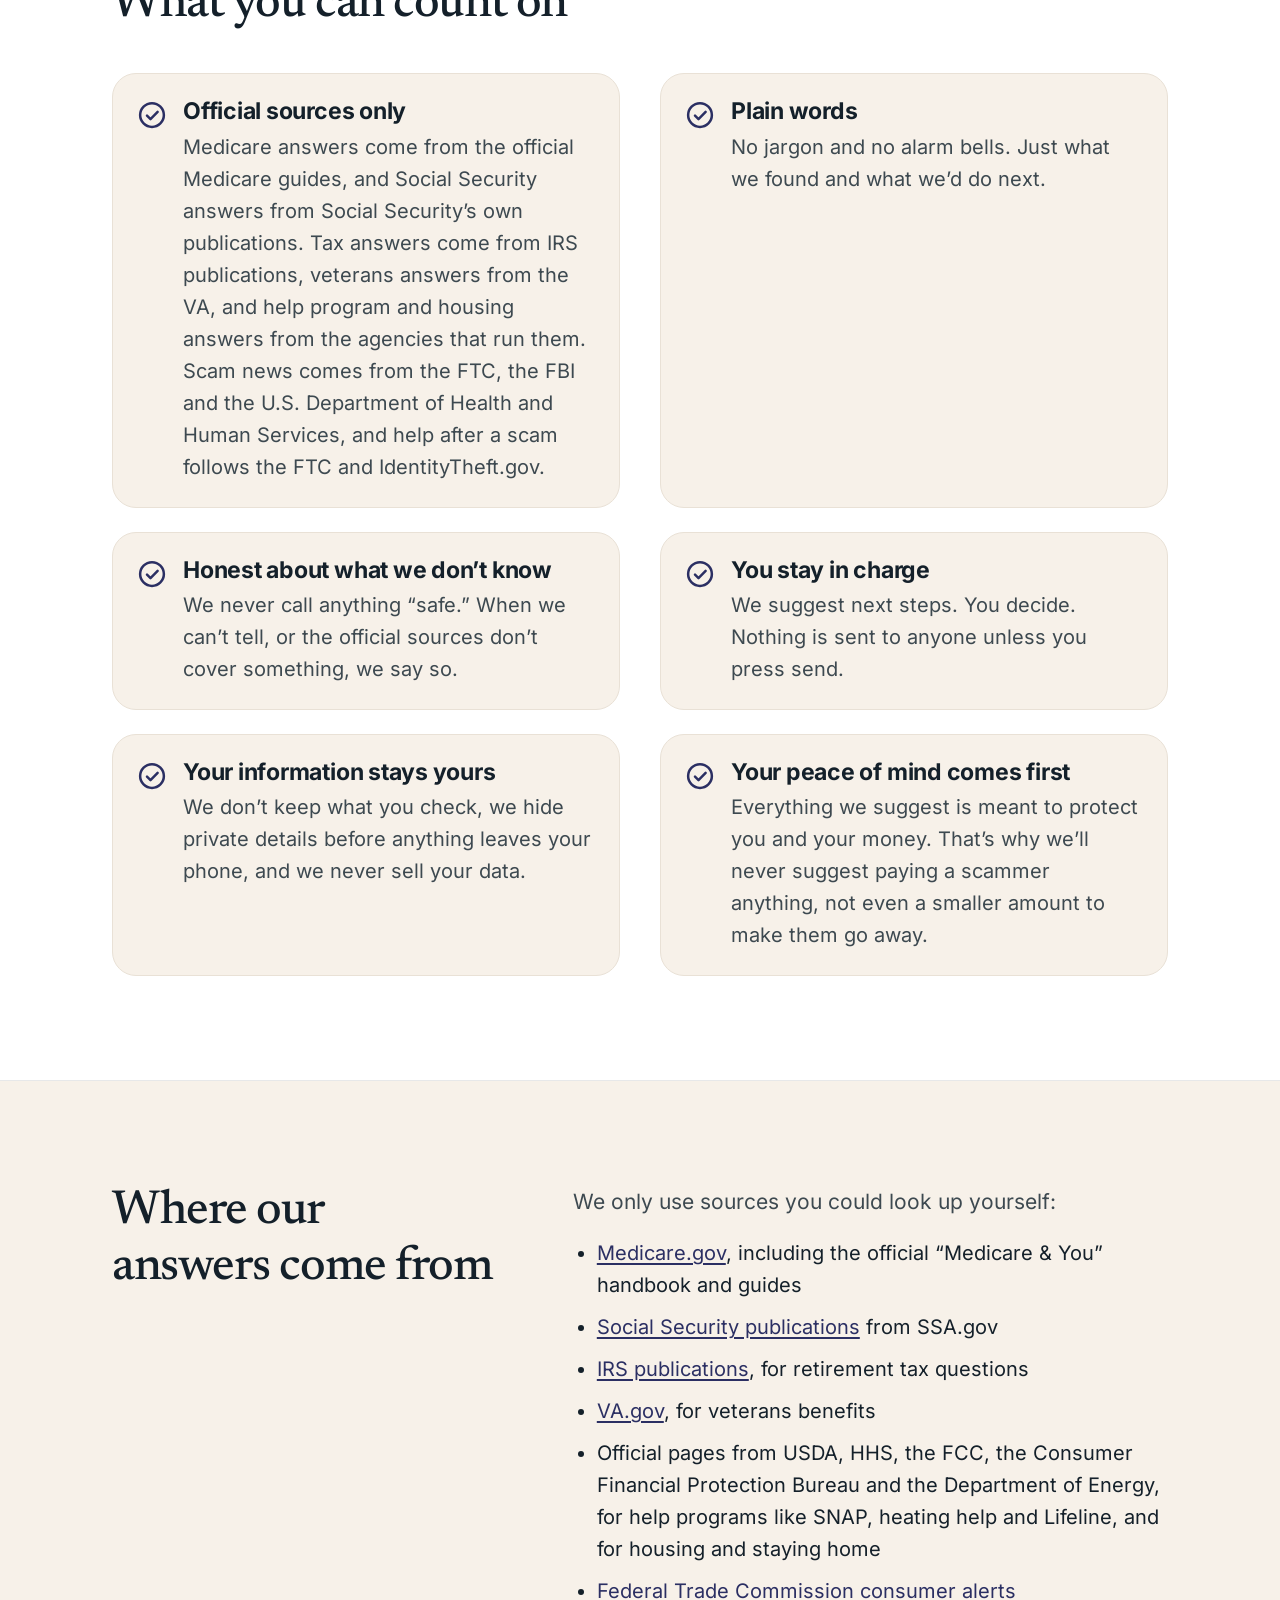
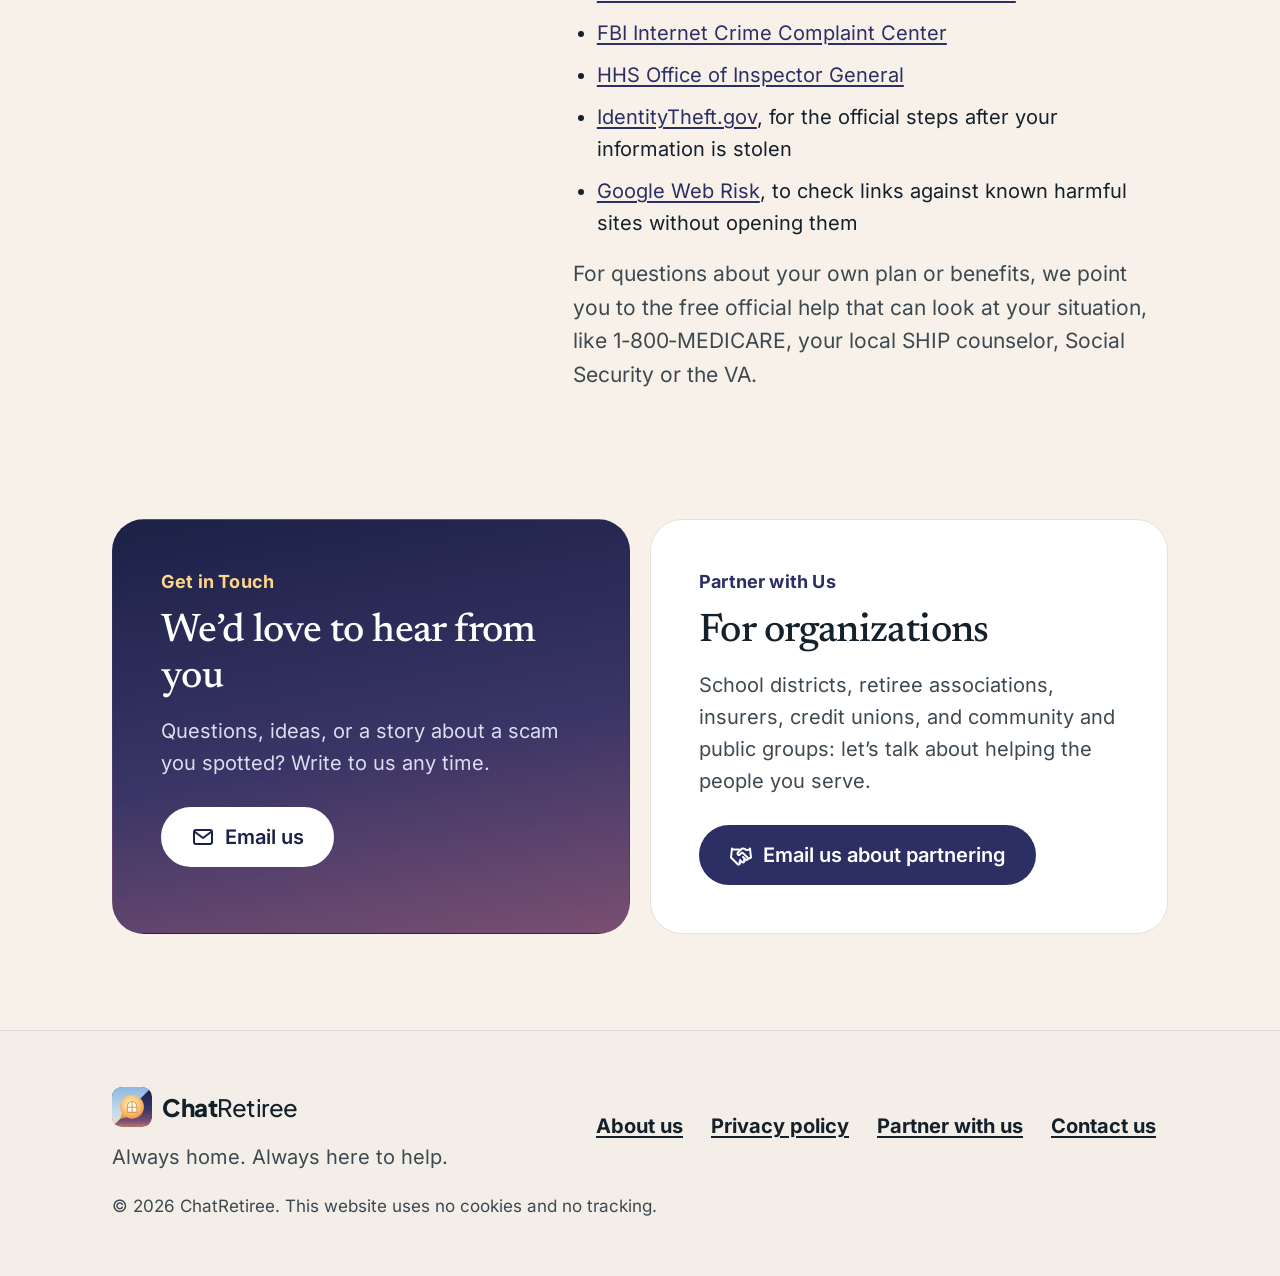
<file: about/index.html>
<!doctype html>
<html lang="en">
<head>
<meta charset="utf-8">
<meta name="viewport" content="width=device-width, initial-scale=1">
<title>About us · ChatRetiree</title>
<meta name="description" content="Why we built ChatRetiree, what we believe, and where our answers come from.">
<meta name="theme-color" content="#F7F1E9">
<meta property="og:title" content="About us · ChatRetiree">
<meta property="og:description" content="Why we built ChatRetiree, what we believe, and where our answers come from.">
<meta property="og:image" content="https://chatretiree.com/assets/icon.png?v=48">
<link rel="icon" href="../assets/favicon.png?v=48" type="image/png">
<link rel="apple-touch-icon" href="../assets/icon.png?v=48">
<link rel="preload" href="../assets/fonts/Inter_400Regular.woff2" as="font" type="font/woff2" crossorigin>
<link rel="preload" href="../assets/fonts/Inter_700Bold.woff2" as="font" type="font/woff2" crossorigin>
<link rel="preload" href="../assets/fonts/Newsreader_400Regular.woff2" as="font" type="font/woff2" crossorigin>
<link rel="stylesheet" href="../assets/site.css?v=48">
<script src="../assets/site.js?v=48"></script>

</head>
<body>
<svg class="sprite" width="0" height="0" aria-hidden="true" focusable="false"><defs><radialGradient id="crGlow" cx="45%" cy="40%" r="60%"><stop offset="0" stop-color="#FFF6DF"/><stop offset=".45" stop-color="#FFD58A"/><stop offset="1" stop-color="#F09A3E"/></radialGradient><radialGradient id="crTopic" cx="45%" cy="35%" r="70%"><stop offset="0" stop-color="#FFD27E"/><stop offset=".45" stop-color="#F5A23F"/><stop offset="1" stop-color="#D9711F"/></radialGradient><linearGradient id="crDusk" x1="0" y1="0" x2="0" y2="1"><stop offset="0" stop-color="#1B2147"/><stop offset=".55" stop-color="#3A3566"/><stop offset=".85" stop-color="#7A4F72"/><stop offset="1" stop-color="#B9746C"/></linearGradient><linearGradient id="crDay" x1="0" y1="0" x2="0" y2="1"><stop offset="0" stop-color="#8DB8E2"/><stop offset=".6" stop-color="#C3DAEC"/><stop offset="1" stop-color="#F7DCC4"/></linearGradient><radialGradient id="crHalo" cx="50%" cy="50%" r="50%"><stop offset=".3" stop-color="#FFC56E" stop-opacity=".55"/><stop offset="1" stop-color="#FFC56E" stop-opacity="0"/></radialGradient><linearGradient id="crPuff" x1="0" y1="0" x2="0" y2="1"><stop offset=".35" stop-color="#FFFFFF"/><stop offset="1" stop-color="#E3EAF4"/></linearGradient></defs></svg>
<a class="skip" href="#main">Skip to main content</a>
<header class="top"><div class="wrap">
  <a class="brand" href="../" aria-label="ChatRetiree home"><svg viewBox="0 0 120 120" aria-hidden="true" focusable="false"><clipPath id="crClip"><rect width="120" height="120" rx="28"/></clipPath><g clip-path="url(#crClip)"><rect width="120" height="120" fill="url(#crDusk)"/><path d="M0 0H120L0 120z" fill="url(#crDay)"/></g><g transform="translate(-10.29 -6.31) scale(1.1778)"><path d="M60 26a30 30 0 1 1-13.8 56.6L29.5 86.5l4.6-14.6A30 30 0 0 1 60 26z" fill="url(#crGlow)"/><path d="M48 70V54a12 12 0 0 1 24 0v16z" fill="#FFF8EA" stroke="#D29B66" stroke-width="2.6" stroke-linejoin="round"/><path d="M60 42v28M48 57h24" stroke="#D29B66" stroke-width="2.6"/></g></svg><span><b>Chat</b>Retiree</span></a>
  <nav class="nav" aria-label="Main">
    <a href="../about/" aria-current="page" class="hide-sm">About</a>
    <a href="../privacy/" class="hide-sm">Privacy</a>
    <a href="../contact/" class="hide-sm">Contact</a>
    <a class="get-app" href="../app/">Get the app</a>
    <button class="theme" type="button" hidden aria-label="Switch to dark" aria-pressed="false"><svg class="moon" viewBox="0 0 24 24" fill="none" stroke="currentColor" stroke-width="2" stroke-linecap="round" stroke-linejoin="round" aria-hidden="true" focusable="false"><path d="M20 14.5A8 8 0 0 1 9.5 4a8 8 0 1 0 10.5 10.5z"/></svg><svg class="sun" viewBox="0 0 24 24" fill="none" stroke="currentColor" stroke-width="2" stroke-linecap="round" stroke-linejoin="round" aria-hidden="true" focusable="false"><circle cx="12" cy="12" r="4"/><path d="M12 2v2M12 20v2M4.9 4.9l1.4 1.4M17.7 17.7l1.4 1.4M2 12h2M20 12h2M4.9 19.1l1.4-1.4M17.7 6.3l1.4-1.4"/></svg></button>
  </nav>
</div></header>
<main id="main">

<section class="a-hero a-hero-photo" aria-labelledby="about-h">
  <div class="a-photo-bg" role="img" aria-label="A smiling older woman looking at her phone at home."></div>
  <div class="wrap a-hero-copy">
    <p class="h-eyebrow">About <span class="wm"><b>Chat</b>Retiree</span></p>
    <h1 id="about-h">Clear answers, and a calm second look, whenever you need one.</h1>
    <p class="a-lead">ChatRetiree helps you check a message before you act, understand Medicare, Social Security, taxes and other benefits in plain words, keep up with the scams going around, and know what to do if a scam already happened. It works like a knowledgeable friend: it looks at things with you and lets you decide.</p>
  </div>
  <p class="a-credit">Photo by Vitaly Gariev on <a href="https://unsplash.com/photos/elderly-woman-smiling-while-looking-at-smartphone-cHbyGVOQspk" rel="noopener">Unsplash</a></p>
</section>

<section class="a-sec" aria-labelledby="story-h">
  <div class="wrap a-split">
    <h2 id="story-h">Why we started</h2>
    <div class="a-prose">
      <p>People who have spent a lifetime working, raising families and running households know how to figure things out. What’s changed is the amount of noise. Fake texts, look-alike emails, robocalls and fine print arrive every day, and they get more convincing every year.</p>
      <p>Meanwhile, the good answers are out there, spread across long guides and official websites that take time to find and read. One “Is this real?” moment can turn into an afternoon of wondering and worrying.</p>
      <p>We built ChatRetiree to make the trustworthy information easy to reach and quick to check, so you can get on with your day.</p>
      <p>Our logo is a porch light: someone’s home, and they’ve left the light on for you. Day or night, it’s there when something doesn’t feel right.</p>
    </div>
  </div>
</section>

<section class="a-sec a-tint" aria-labelledby="promise-h">
  <div class="wrap">
    <p class="h-eyebrow">Our Promises</p>
    <h2 id="promise-h">What you can count on</h2>
    <ul class="a-promises">
      <li><svg viewBox="0 0 24 24" fill="none" stroke="currentColor" stroke-width="2" stroke-linecap="round" stroke-linejoin="round" aria-hidden="true" focusable="false"><circle cx="12" cy="12" r="9.5"/><path d="m8 12.5 2.8 2.8L16.5 9.5"/></svg><div><h3>Official sources only</h3><p>Medicare answers come from the official Medicare guides, and Social Security answers from Social Security’s own publications. Tax answers come from IRS publications, veterans answers from the VA, and help program and housing answers from the agencies that run them. Scam news comes from the FTC, the FBI and the U.S. Department of Health and Human Services, and help after a scam follows the FTC and IdentityTheft.gov.</p></div></li>
      <li><svg viewBox="0 0 24 24" fill="none" stroke="currentColor" stroke-width="2" stroke-linecap="round" stroke-linejoin="round" aria-hidden="true" focusable="false"><circle cx="12" cy="12" r="9.5"/><path d="m8 12.5 2.8 2.8L16.5 9.5"/></svg><div><h3>Plain words</h3><p>No jargon and no alarm bells. Just what we found and what we’d do next.</p></div></li>
      <li><svg viewBox="0 0 24 24" fill="none" stroke="currentColor" stroke-width="2" stroke-linecap="round" stroke-linejoin="round" aria-hidden="true" focusable="false"><circle cx="12" cy="12" r="9.5"/><path d="m8 12.5 2.8 2.8L16.5 9.5"/></svg><div><h3>Honest about what we don’t know</h3><p>We never call anything “safe.” When we can’t tell, or the official sources don’t cover something, we say so.</p></div></li>
      <li><svg viewBox="0 0 24 24" fill="none" stroke="currentColor" stroke-width="2" stroke-linecap="round" stroke-linejoin="round" aria-hidden="true" focusable="false"><circle cx="12" cy="12" r="9.5"/><path d="m8 12.5 2.8 2.8L16.5 9.5"/></svg><div><h3>You stay in charge</h3><p>We suggest next steps. You decide. Nothing is sent to anyone unless you press send.</p></div></li>
      <li><svg viewBox="0 0 24 24" fill="none" stroke="currentColor" stroke-width="2" stroke-linecap="round" stroke-linejoin="round" aria-hidden="true" focusable="false"><circle cx="12" cy="12" r="9.5"/><path d="m8 12.5 2.8 2.8L16.5 9.5"/></svg><div><h3>Your information stays yours</h3><p>We don’t keep what you check, we hide private details before anything leaves your phone, and we never sell your data.</p></div></li>
      <li><svg viewBox="0 0 24 24" fill="none" stroke="currentColor" stroke-width="2" stroke-linecap="round" stroke-linejoin="round" aria-hidden="true" focusable="false"><circle cx="12" cy="12" r="9.5"/><path d="m8 12.5 2.8 2.8L16.5 9.5"/></svg><div><h3>Your peace of mind comes first</h3><p>Everything we suggest is meant to protect you and your money. That’s why we’ll never suggest paying a scammer anything, not even a smaller amount to make them go away.</p></div></li>
    </ul>
  </div>
</section>

<section class="a-sec" aria-labelledby="src-h">
  <div class="wrap a-split">
    <h2 id="src-h">Where our answers come from</h2>
    <div class="a-prose">
      <p>We only use sources you could look up yourself:</p>
      <ul class="a-src">
        <li><a href="https://www.medicare.gov/" rel="noopener">Medicare.gov</a>, including the official “Medicare &amp; You” handbook and guides</li>
        <li><a href="https://www.ssa.gov/pubs/" rel="noopener">Social Security publications</a> from SSA.gov</li>
        <li><a href="https://www.irs.gov/" rel="noopener">IRS publications</a>, for retirement tax questions</li>
        <li><a href="https://www.va.gov/" rel="noopener">VA.gov</a>, for veterans benefits</li>
        <li>Official pages from USDA, HHS, the FCC, the Consumer Financial Protection Bureau and the Department of Energy, for help programs like SNAP, heating help and Lifeline, and for housing and staying home</li>
        <li><a href="https://consumer.ftc.gov/consumer-alerts" rel="noopener">Federal Trade Commission consumer alerts</a></li>
        <li><a href="https://www.ic3.gov/" rel="noopener">FBI Internet Crime Complaint Center</a></li>
        <li><a href="https://oig.hhs.gov/" rel="noopener">HHS Office of Inspector General</a></li>
        <li><a href="https://www.identitytheft.gov/" rel="noopener">IdentityTheft.gov</a>, for the official steps after your information is stolen</li>
        <li><a href="https://cloud.google.com/web-risk" rel="noopener">Google Web Risk</a>, to check links against known harmful sites without opening them</li>
      </ul>
      <p>For questions about your own plan or benefits, we point you to the free official help that can look at your situation, like 1‑800‑MEDICARE, your local SHIP counselor, Social Security or the VA.</p>
    </div>
  </div>
</section>

<section class="h-end" aria-label="Get in touch">
  <div class="wrap h-end-grid">
    <div class="h-end-card h-end-soon">
      <p class="h-eyebrow">Get in Touch</p>
      <h2>We’d love to hear from you</h2>
      <p>Questions, ideas, or a story about a scam you spotted? Write to us any time.</p>
      <a class="btn h-btn-light" href="mailto:support@chatretiree.com"><svg viewBox="0 0 24 24" fill="none" stroke="currentColor" stroke-width="2" stroke-linecap="round" stroke-linejoin="round" aria-hidden="true" focusable="false"><rect x="3" y="5" width="18" height="14" rx="2"/><path d="m4 7 8 6 8-6"/></svg>Email us</a>
    </div>
    <div class="h-end-card">
      <p class="h-eyebrow">Partner with Us</p>
      <h2>For organizations</h2>
      <p>School districts, retiree associations, insurers, credit unions, and community and public groups: let’s talk about helping the people you serve.</p>
      <a class="btn btn-primary" href="mailto:support@chatretiree.com?subject=Partnering%20with%20ChatRetiree"><svg viewBox="0 0 24 24" fill="none" stroke="currentColor" stroke-width="2" stroke-linecap="round" stroke-linejoin="round" aria-hidden="true" focusable="false"><path d="m11 17 2 2a1.4 1.4 0 0 0 2-2"/><path d="m14 14 2.5 2.5a1.4 1.4 0 0 0 2-2l-3.9-3.9a2 2 0 0 0-2.8 0l-.9.9a1.4 1.4 0 0 1-2-2l2.8-2.8a3.5 3.5 0 0 1 4.3-.5l.6.4a2 2 0 0 0 1.4.3L21 6.5"/><path d="m21 5.5 1 9-2 1"/><path d="M3 5.5l-1 9 6.5 6.5a1.4 1.4 0 0 0 2-2"/><path d="M3 6.5h7"/></svg>Email us about partnering</a>
    </div>
  </div>
</section>

</main>
<footer><div class="wrap">
  <div>
    <a class="brand" href="../" aria-label="ChatRetiree home"><svg viewBox="0 0 120 120" aria-hidden="true" focusable="false"><clipPath id="crClip"><rect width="120" height="120" rx="28"/></clipPath><g clip-path="url(#crClip)"><rect width="120" height="120" fill="url(#crDusk)"/><path d="M0 0H120L0 120z" fill="url(#crDay)"/></g><g transform="translate(-10.29 -6.31) scale(1.1778)"><path d="M60 26a30 30 0 1 1-13.8 56.6L29.5 86.5l4.6-14.6A30 30 0 0 1 60 26z" fill="url(#crGlow)"/><path d="M48 70V54a12 12 0 0 1 24 0v16z" fill="#FFF8EA" stroke="#D29B66" stroke-width="2.6" stroke-linejoin="round"/><path d="M60 42v28M48 57h24" stroke="#D29B66" stroke-width="2.6"/></g></svg><span><b>Chat</b>Retiree</span></a>
    <p class="tag">Always home. Always here to help.</p>
  </div>
  <nav aria-label="Footer">
    <a href="../about/" aria-current="page">About us</a>
    <a href="../privacy/">Privacy policy</a>
    <a href="../#partner">Partner with us</a>
    <a href="../contact/">Contact us</a>
  </nav>
  <small>© 2026 ChatRetiree. This website uses no cookies and no tracking.</small>
</div></footer>
</body>
</html>
</file>
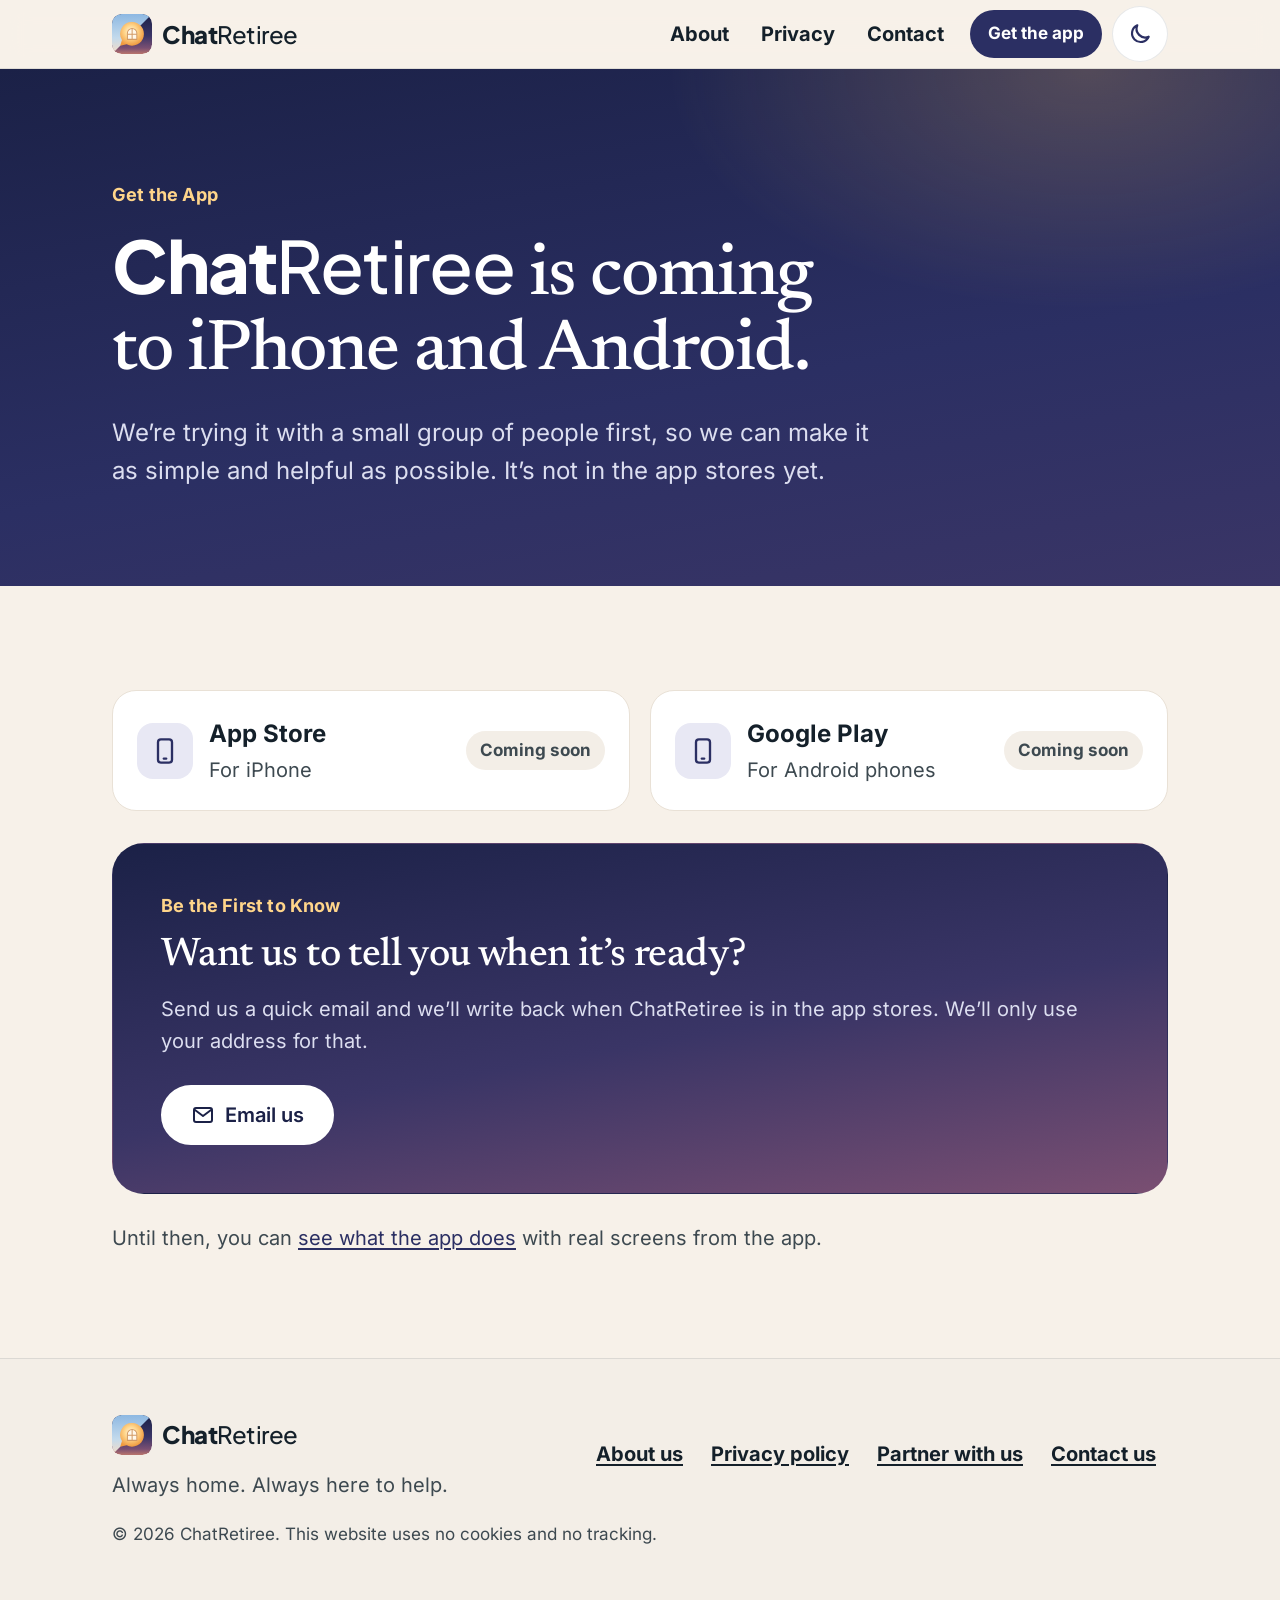
<file: app/index.html>
<!doctype html>
<html lang="en">
<head>
<meta charset="utf-8">
<meta name="viewport" content="width=device-width, initial-scale=1">
<title>Get the app · ChatRetiree</title>
<meta name="description" content="ChatRetiree is coming soon to iPhone and Android.">
<meta name="theme-color" content="#F7F1E9">
<meta property="og:title" content="Get the app · ChatRetiree">
<meta property="og:description" content="ChatRetiree is coming soon to iPhone and Android.">
<meta property="og:image" content="https://chatretiree.com/assets/icon.png?v=48">
<link rel="icon" href="../assets/favicon.png?v=48" type="image/png">
<link rel="apple-touch-icon" href="../assets/icon.png?v=48">
<link rel="preload" href="../assets/fonts/Inter_400Regular.woff2" as="font" type="font/woff2" crossorigin>
<link rel="preload" href="../assets/fonts/Inter_700Bold.woff2" as="font" type="font/woff2" crossorigin>
<link rel="preload" href="../assets/fonts/Newsreader_400Regular.woff2" as="font" type="font/woff2" crossorigin>
<link rel="stylesheet" href="../assets/site.css?v=48">
<script src="../assets/site.js?v=48"></script>

</head>
<body>
<svg class="sprite" width="0" height="0" aria-hidden="true" focusable="false"><defs><radialGradient id="crGlow" cx="45%" cy="40%" r="60%"><stop offset="0" stop-color="#FFF6DF"/><stop offset=".45" stop-color="#FFD58A"/><stop offset="1" stop-color="#F09A3E"/></radialGradient><radialGradient id="crTopic" cx="45%" cy="35%" r="70%"><stop offset="0" stop-color="#FFD27E"/><stop offset=".45" stop-color="#F5A23F"/><stop offset="1" stop-color="#D9711F"/></radialGradient><linearGradient id="crDusk" x1="0" y1="0" x2="0" y2="1"><stop offset="0" stop-color="#1B2147"/><stop offset=".55" stop-color="#3A3566"/><stop offset=".85" stop-color="#7A4F72"/><stop offset="1" stop-color="#B9746C"/></linearGradient><linearGradient id="crDay" x1="0" y1="0" x2="0" y2="1"><stop offset="0" stop-color="#8DB8E2"/><stop offset=".6" stop-color="#C3DAEC"/><stop offset="1" stop-color="#F7DCC4"/></linearGradient><radialGradient id="crHalo" cx="50%" cy="50%" r="50%"><stop offset=".3" stop-color="#FFC56E" stop-opacity=".55"/><stop offset="1" stop-color="#FFC56E" stop-opacity="0"/></radialGradient><linearGradient id="crPuff" x1="0" y1="0" x2="0" y2="1"><stop offset=".35" stop-color="#FFFFFF"/><stop offset="1" stop-color="#E3EAF4"/></linearGradient></defs></svg>
<a class="skip" href="#main">Skip to main content</a>
<header class="top"><div class="wrap">
  <a class="brand" href="../" aria-label="ChatRetiree home"><svg viewBox="0 0 120 120" aria-hidden="true" focusable="false"><clipPath id="crClip"><rect width="120" height="120" rx="28"/></clipPath><g clip-path="url(#crClip)"><rect width="120" height="120" fill="url(#crDusk)"/><path d="M0 0H120L0 120z" fill="url(#crDay)"/></g><g transform="translate(-10.29 -6.31) scale(1.1778)"><path d="M60 26a30 30 0 1 1-13.8 56.6L29.5 86.5l4.6-14.6A30 30 0 0 1 60 26z" fill="url(#crGlow)"/><path d="M48 70V54a12 12 0 0 1 24 0v16z" fill="#FFF8EA" stroke="#D29B66" stroke-width="2.6" stroke-linejoin="round"/><path d="M60 42v28M48 57h24" stroke="#D29B66" stroke-width="2.6"/></g></svg><span><b>Chat</b>Retiree</span></a>
  <nav class="nav" aria-label="Main">
    <a href="../about/" class="hide-sm">About</a>
    <a href="../privacy/" class="hide-sm">Privacy</a>
    <a href="../contact/" class="hide-sm">Contact</a>
    <a class="get-app" href="../app/" aria-current="page">Get the app</a>
    <button class="theme" type="button" hidden aria-label="Switch to dark" aria-pressed="false"><svg class="moon" viewBox="0 0 24 24" fill="none" stroke="currentColor" stroke-width="2" stroke-linecap="round" stroke-linejoin="round" aria-hidden="true" focusable="false"><path d="M20 14.5A8 8 0 0 1 9.5 4a8 8 0 1 0 10.5 10.5z"/></svg><svg class="sun" viewBox="0 0 24 24" fill="none" stroke="currentColor" stroke-width="2" stroke-linecap="round" stroke-linejoin="round" aria-hidden="true" focusable="false"><circle cx="12" cy="12" r="4"/><path d="M12 2v2M12 20v2M4.9 4.9l1.4 1.4M17.7 17.7l1.4 1.4M2 12h2M20 12h2M4.9 19.1l1.4-1.4M17.7 6.3l1.4-1.4"/></svg></button>
  </nav>
</div></header>
<main id="main">

<section class="a-hero" aria-labelledby="app-h">
  <div class="wrap">
    <p class="h-eyebrow">Get the App</p>
    <h1 id="app-h"><span class="wm"><b>Chat</b>Retiree</span> is coming to iPhone and Android.</h1>
    <p class="a-lead">We’re trying it with a small group of people first, so we can make it as simple and helpful as possible. It’s not in the app stores yet.</p>
  </div>
</section>

<section class="a-sec" aria-labelledby="stores-h">
  <div class="wrap">
    <h2 id="stores-h" class="sr-only">App stores</h2>
    <div class="store-grid">
      <div class="store"><span class="store-ic"><svg viewBox="0 0 24 24" fill="none" stroke="currentColor" stroke-width="2" stroke-linecap="round" stroke-linejoin="round" aria-hidden="true" focusable="false"><rect x="6" y="2" width="12" height="20" rx="2.5"/><path d="M11 18.5h2"/></svg></span><div><p class="store-name">App Store</p><p>For iPhone</p></div><span class="store-soon">Coming soon</span></div>
      <div class="store"><span class="store-ic"><svg viewBox="0 0 24 24" fill="none" stroke="currentColor" stroke-width="2" stroke-linecap="round" stroke-linejoin="round" aria-hidden="true" focusable="false"><rect x="6" y="2" width="12" height="20" rx="2.5"/><path d="M11 18.5h2"/></svg></span><div><p class="store-name">Google Play</p><p>For Android phones</p></div><span class="store-soon">Coming soon</span></div>
    </div>
    <div class="h-end-card h-end-soon notify">
      <p class="h-eyebrow">Be the First to Know</p>
      <h2>Want us to tell you when it’s ready?</h2>
      <p>Send us a quick email and we’ll write back when ChatRetiree is in the app stores. We’ll only use your address for that.</p>
      <a class="btn h-btn-light" href="mailto:support@chatretiree.com?subject=Tell%20me%20when%20the%20ChatRetiree%20app%20is%20ready"><svg viewBox="0 0 24 24" fill="none" stroke="currentColor" stroke-width="2" stroke-linecap="round" stroke-linejoin="round" aria-hidden="true" focusable="false"><rect x="3" y="5" width="18" height="14" rx="2"/><path d="m4 7 8 6 8-6"/></svg>Email us</a>
    </div>
    <p class="app-more">Until then, you can <a href="../#help">see what the app does</a> with real screens from the app.</p>
  </div>
</section>

</main>
<footer><div class="wrap">
  <div>
    <a class="brand" href="../" aria-label="ChatRetiree home"><svg viewBox="0 0 120 120" aria-hidden="true" focusable="false"><clipPath id="crClip"><rect width="120" height="120" rx="28"/></clipPath><g clip-path="url(#crClip)"><rect width="120" height="120" fill="url(#crDusk)"/><path d="M0 0H120L0 120z" fill="url(#crDay)"/></g><g transform="translate(-10.29 -6.31) scale(1.1778)"><path d="M60 26a30 30 0 1 1-13.8 56.6L29.5 86.5l4.6-14.6A30 30 0 0 1 60 26z" fill="url(#crGlow)"/><path d="M48 70V54a12 12 0 0 1 24 0v16z" fill="#FFF8EA" stroke="#D29B66" stroke-width="2.6" stroke-linejoin="round"/><path d="M60 42v28M48 57h24" stroke="#D29B66" stroke-width="2.6"/></g></svg><span><b>Chat</b>Retiree</span></a>
    <p class="tag">Always home. Always here to help.</p>
  </div>
  <nav aria-label="Footer">
    <a href="../about/">About us</a>
    <a href="../privacy/">Privacy policy</a>
    <a href="../#partner">Partner with us</a>
    <a href="../contact/">Contact us</a>
  </nav>
  <small>© 2026 ChatRetiree. This website uses no cookies and no tracking.</small>
</div></footer>
</body>
</html>
</file>
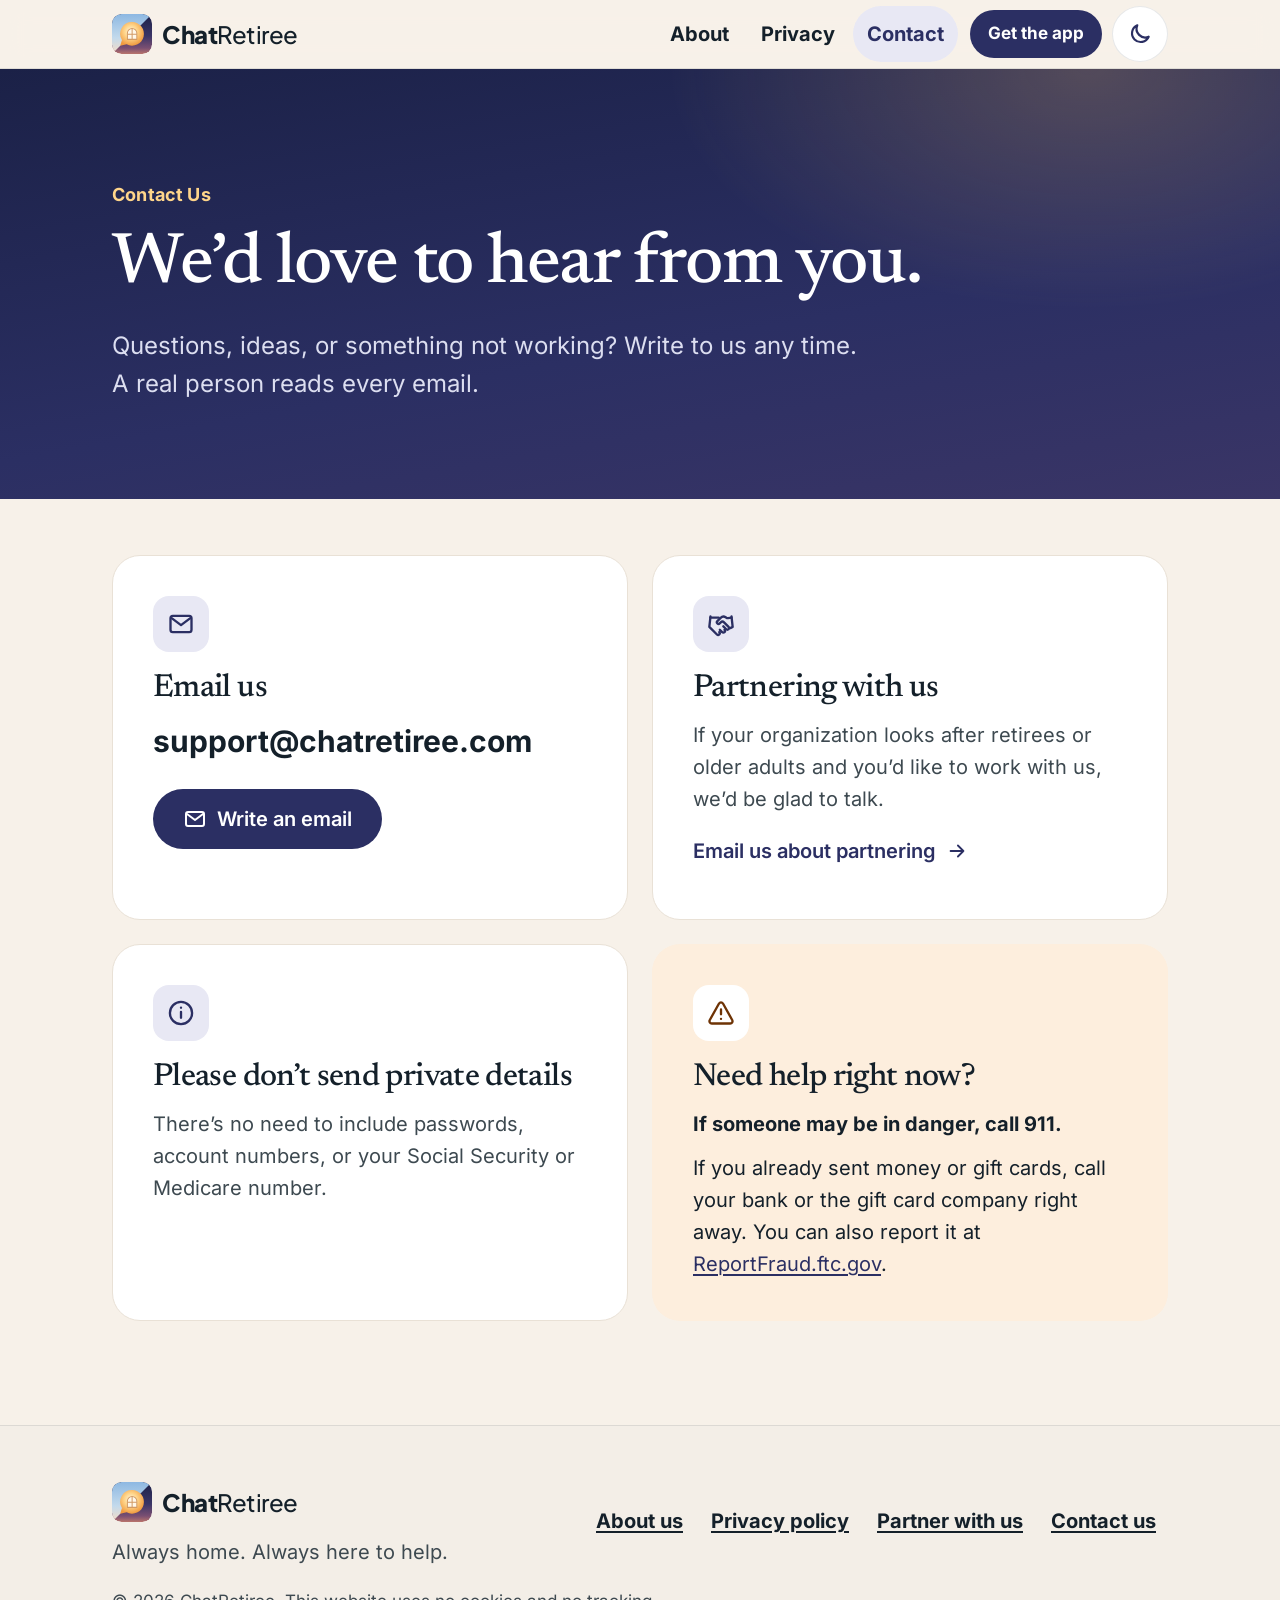
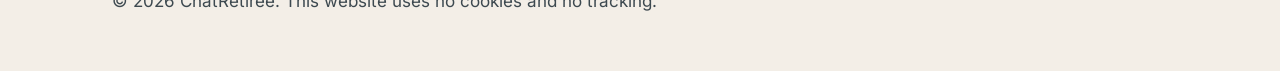
<file: contact/index.html>
<!doctype html>
<html lang="en">
<head>
<meta charset="utf-8">
<meta name="viewport" content="width=device-width, initial-scale=1">
<title>Contact us · ChatRetiree</title>
<meta name="description" content="Questions or ideas? Email support@chatretiree.com.">
<meta name="theme-color" content="#F7F1E9">
<meta property="og:title" content="Contact us · ChatRetiree">
<meta property="og:description" content="Questions or ideas? Email support@chatretiree.com.">
<meta property="og:image" content="https://chatretiree.com/assets/icon.png?v=48">
<link rel="icon" href="../assets/favicon.png?v=48" type="image/png">
<link rel="apple-touch-icon" href="../assets/icon.png?v=48">
<link rel="preload" href="../assets/fonts/Inter_400Regular.woff2" as="font" type="font/woff2" crossorigin>
<link rel="preload" href="../assets/fonts/Inter_700Bold.woff2" as="font" type="font/woff2" crossorigin>
<link rel="preload" href="../assets/fonts/Newsreader_400Regular.woff2" as="font" type="font/woff2" crossorigin>
<link rel="stylesheet" href="../assets/site.css?v=48">
<script src="../assets/site.js?v=48"></script>

</head>
<body>
<svg class="sprite" width="0" height="0" aria-hidden="true" focusable="false"><defs><radialGradient id="crGlow" cx="45%" cy="40%" r="60%"><stop offset="0" stop-color="#FFF6DF"/><stop offset=".45" stop-color="#FFD58A"/><stop offset="1" stop-color="#F09A3E"/></radialGradient><radialGradient id="crTopic" cx="45%" cy="35%" r="70%"><stop offset="0" stop-color="#FFD27E"/><stop offset=".45" stop-color="#F5A23F"/><stop offset="1" stop-color="#D9711F"/></radialGradient><linearGradient id="crDusk" x1="0" y1="0" x2="0" y2="1"><stop offset="0" stop-color="#1B2147"/><stop offset=".55" stop-color="#3A3566"/><stop offset=".85" stop-color="#7A4F72"/><stop offset="1" stop-color="#B9746C"/></linearGradient><linearGradient id="crDay" x1="0" y1="0" x2="0" y2="1"><stop offset="0" stop-color="#8DB8E2"/><stop offset=".6" stop-color="#C3DAEC"/><stop offset="1" stop-color="#F7DCC4"/></linearGradient><radialGradient id="crHalo" cx="50%" cy="50%" r="50%"><stop offset=".3" stop-color="#FFC56E" stop-opacity=".55"/><stop offset="1" stop-color="#FFC56E" stop-opacity="0"/></radialGradient><linearGradient id="crPuff" x1="0" y1="0" x2="0" y2="1"><stop offset=".35" stop-color="#FFFFFF"/><stop offset="1" stop-color="#E3EAF4"/></linearGradient></defs></svg>
<a class="skip" href="#main">Skip to main content</a>
<header class="top"><div class="wrap">
  <a class="brand" href="../" aria-label="ChatRetiree home"><svg viewBox="0 0 120 120" aria-hidden="true" focusable="false"><clipPath id="crClip"><rect width="120" height="120" rx="28"/></clipPath><g clip-path="url(#crClip)"><rect width="120" height="120" fill="url(#crDusk)"/><path d="M0 0H120L0 120z" fill="url(#crDay)"/></g><g transform="translate(-10.29 -6.31) scale(1.1778)"><path d="M60 26a30 30 0 1 1-13.8 56.6L29.5 86.5l4.6-14.6A30 30 0 0 1 60 26z" fill="url(#crGlow)"/><path d="M48 70V54a12 12 0 0 1 24 0v16z" fill="#FFF8EA" stroke="#D29B66" stroke-width="2.6" stroke-linejoin="round"/><path d="M60 42v28M48 57h24" stroke="#D29B66" stroke-width="2.6"/></g></svg><span><b>Chat</b>Retiree</span></a>
  <nav class="nav" aria-label="Main">
    <a href="../about/" class="hide-sm">About</a>
    <a href="../privacy/" class="hide-sm">Privacy</a>
    <a href="../contact/" aria-current="page" class="hide-sm">Contact</a>
    <a class="get-app" href="../app/">Get the app</a>
    <button class="theme" type="button" hidden aria-label="Switch to dark" aria-pressed="false"><svg class="moon" viewBox="0 0 24 24" fill="none" stroke="currentColor" stroke-width="2" stroke-linecap="round" stroke-linejoin="round" aria-hidden="true" focusable="false"><path d="M20 14.5A8 8 0 0 1 9.5 4a8 8 0 1 0 10.5 10.5z"/></svg><svg class="sun" viewBox="0 0 24 24" fill="none" stroke="currentColor" stroke-width="2" stroke-linecap="round" stroke-linejoin="round" aria-hidden="true" focusable="false"><circle cx="12" cy="12" r="4"/><path d="M12 2v2M12 20v2M4.9 4.9l1.4 1.4M17.7 17.7l1.4 1.4M2 12h2M20 12h2M4.9 19.1l1.4-1.4M17.7 6.3l1.4-1.4"/></svg></button>
  </nav>
</div></header>
<main id="main">

<section class="a-hero" aria-labelledby="contact-h">
  <div class="wrap">
    <p class="h-eyebrow">Contact Us</p>
    <h1 id="contact-h">We’d love to hear from you.</h1>
    <p class="a-lead">Questions, ideas, or something not working? Write to us any time. A real person reads every email.</p>
  </div>
</section>

<section class="a-sec c-sec" aria-label="Ways to reach us">
  <div class="wrap c-grid">
    <div class="c-card c-main">
      <span class="store-ic"><svg viewBox="0 0 24 24" fill="none" stroke="currentColor" stroke-width="2" stroke-linecap="round" stroke-linejoin="round" aria-hidden="true" focusable="false"><rect x="3" y="5" width="18" height="14" rx="2"/><path d="m4 7 8 6 8-6"/></svg></span>
      <h2>Email us</h2>
      <p class="c-addr">support@chatretiree.com</p>
      <a class="btn btn-primary" href="mailto:support@chatretiree.com"><svg viewBox="0 0 24 24" fill="none" stroke="currentColor" stroke-width="2" stroke-linecap="round" stroke-linejoin="round" aria-hidden="true" focusable="false"><rect x="3" y="5" width="18" height="14" rx="2"/><path d="m4 7 8 6 8-6"/></svg>Write an email</a>
    </div>
    <div class="c-card">
      <span class="store-ic"><svg viewBox="0 0 24 24" fill="none" stroke="currentColor" stroke-width="2" stroke-linecap="round" stroke-linejoin="round" aria-hidden="true" focusable="false"><path d="m11 17 2 2a1.4 1.4 0 0 0 2-2"/><path d="m14 14 2.5 2.5a1.4 1.4 0 0 0 2-2l-3.9-3.9a2 2 0 0 0-2.8 0l-.9.9a1.4 1.4 0 0 1-2-2l2.8-2.8a3.5 3.5 0 0 1 4.3-.5l.6.4a2 2 0 0 0 1.4.3L21 6.5"/><path d="m21 5.5 1 9-2 1"/><path d="M3 5.5l-1 9 6.5 6.5a1.4 1.4 0 0 0 2-2"/><path d="M3 6.5h7"/></svg></span>
      <h2>Partnering with us</h2>
      <p>If your organization looks after retirees or older adults and you’d like to work with us, we’d be glad to talk.</p>
      <a class="h-link" href="mailto:support@chatretiree.com?subject=Partnering%20with%20ChatRetiree">Email us about partnering<svg viewBox="0 0 24 24" fill="none" stroke="currentColor" stroke-width="2" stroke-linecap="round" stroke-linejoin="round" aria-hidden="true" focusable="false"><path d="M5 12h14M13 6l6 6-6 6"/></svg></a>
    </div>
    <div class="c-card">
      <span class="store-ic"><svg viewBox="0 0 24 24" fill="none" stroke="currentColor" stroke-width="2" stroke-linecap="round" stroke-linejoin="round" aria-hidden="true" focusable="false"><circle cx="12" cy="12" r="9.5"/><path d="M12 11v5M12 7.5h.01"/></svg></span>
      <h2>Please don’t send private details</h2>
      <p>There’s no need to include passwords, account numbers, or your Social Security or Medicare number.</p>
    </div>
    <div class="c-card c-urgent">
      <span class="store-ic"><svg viewBox="0 0 24 24" fill="none" stroke="currentColor" stroke-width="2" stroke-linecap="round" stroke-linejoin="round" aria-hidden="true" focusable="false"><path d="M10.3 3.9 2.4 18a2 2 0 0 0 1.7 3h15.8a2 2 0 0 0 1.7-3L13.7 3.9a2 2 0 0 0-3.4 0z"/><path d="M12 9v4M12 17h.01"/></svg></span>
      <h2>Need help right now?</h2>
      <p><strong>If someone may be in danger, call 911.</strong></p>
      <p>If you already sent money or gift cards, call your bank or the gift card company right away. You can also report it at <a href="https://reportfraud.ftc.gov/" rel="noopener">ReportFraud.ftc.gov</a>.</p>
    </div>
  </div>
</section>

</main>
<footer><div class="wrap">
  <div>
    <a class="brand" href="../" aria-label="ChatRetiree home"><svg viewBox="0 0 120 120" aria-hidden="true" focusable="false"><clipPath id="crClip"><rect width="120" height="120" rx="28"/></clipPath><g clip-path="url(#crClip)"><rect width="120" height="120" fill="url(#crDusk)"/><path d="M0 0H120L0 120z" fill="url(#crDay)"/></g><g transform="translate(-10.29 -6.31) scale(1.1778)"><path d="M60 26a30 30 0 1 1-13.8 56.6L29.5 86.5l4.6-14.6A30 30 0 0 1 60 26z" fill="url(#crGlow)"/><path d="M48 70V54a12 12 0 0 1 24 0v16z" fill="#FFF8EA" stroke="#D29B66" stroke-width="2.6" stroke-linejoin="round"/><path d="M60 42v28M48 57h24" stroke="#D29B66" stroke-width="2.6"/></g></svg><span><b>Chat</b>Retiree</span></a>
    <p class="tag">Always home. Always here to help.</p>
  </div>
  <nav aria-label="Footer">
    <a href="../about/">About us</a>
    <a href="../privacy/">Privacy policy</a>
    <a href="../#partner">Partner with us</a>
    <a href="../contact/" aria-current="page">Contact us</a>
  </nav>
  <small>© 2026 ChatRetiree. This website uses no cookies and no tracking.</small>
</div></footer>
</body>
</html>
</file>
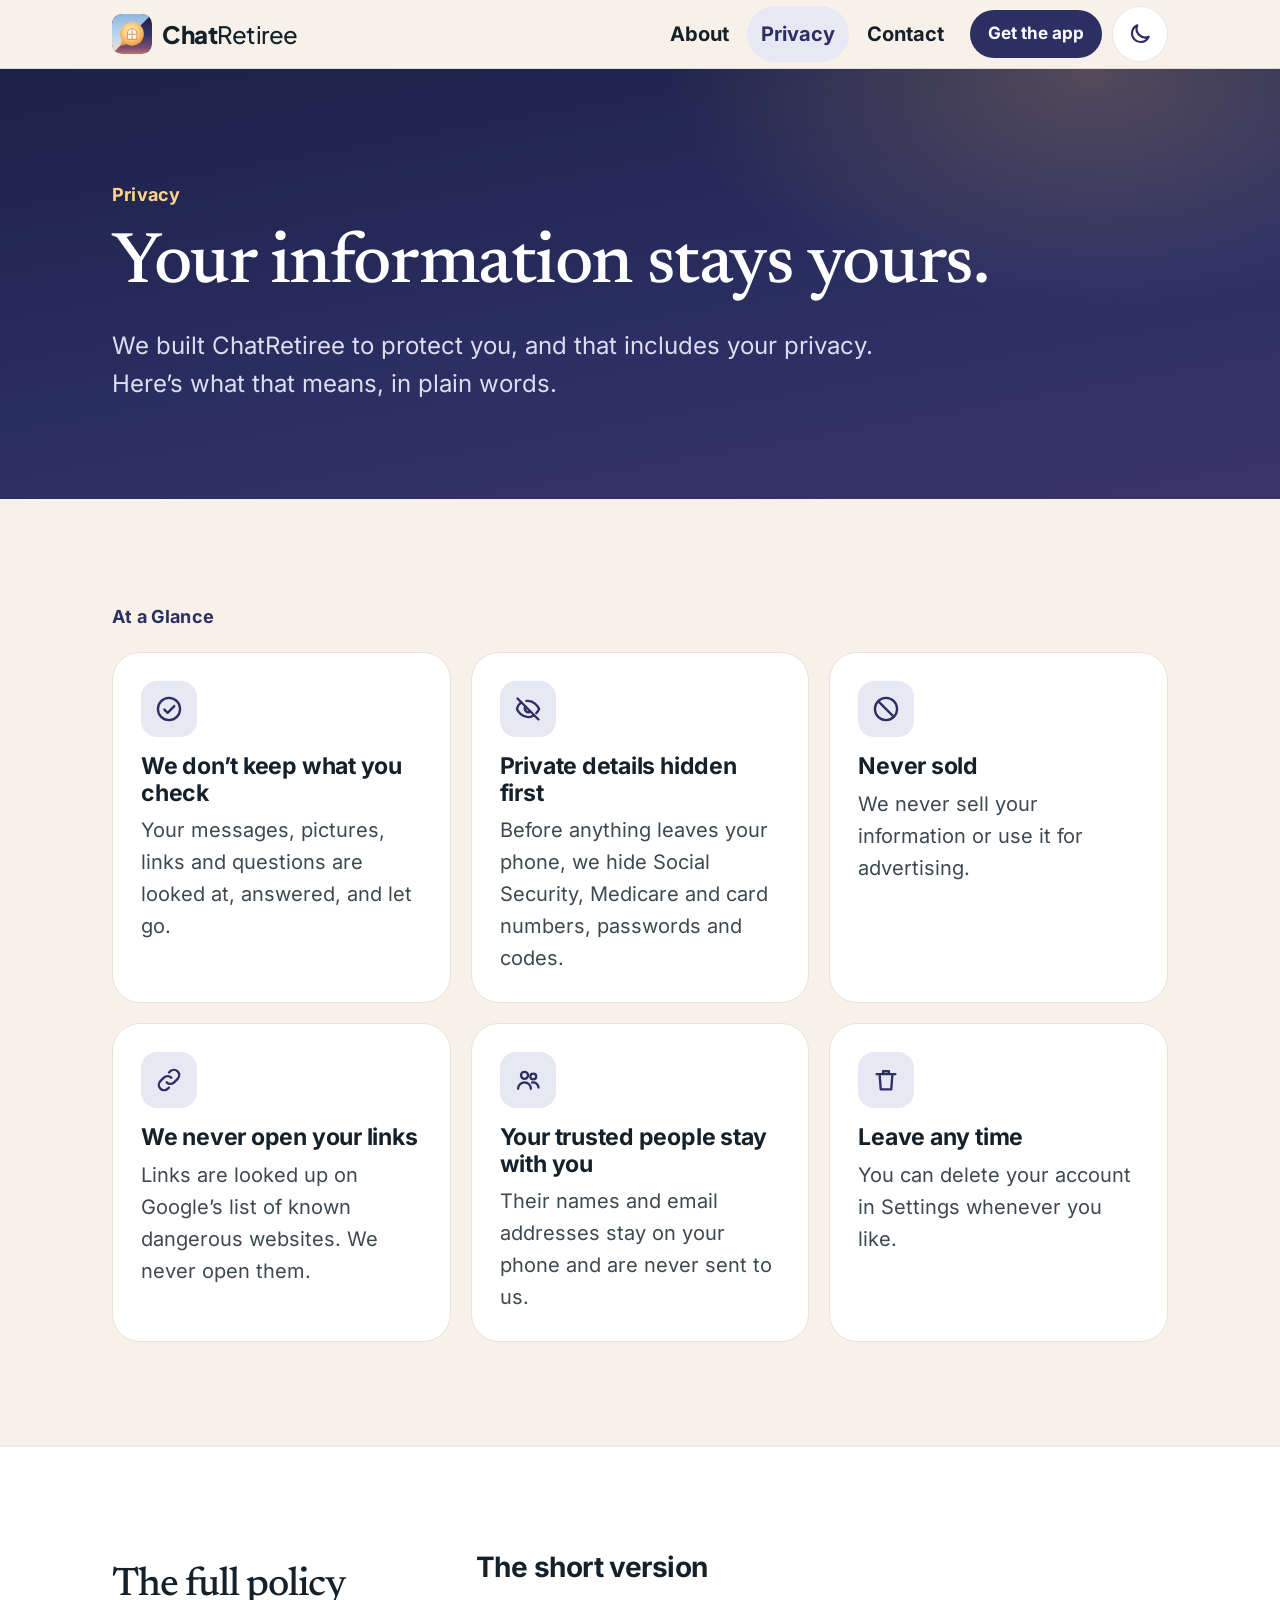
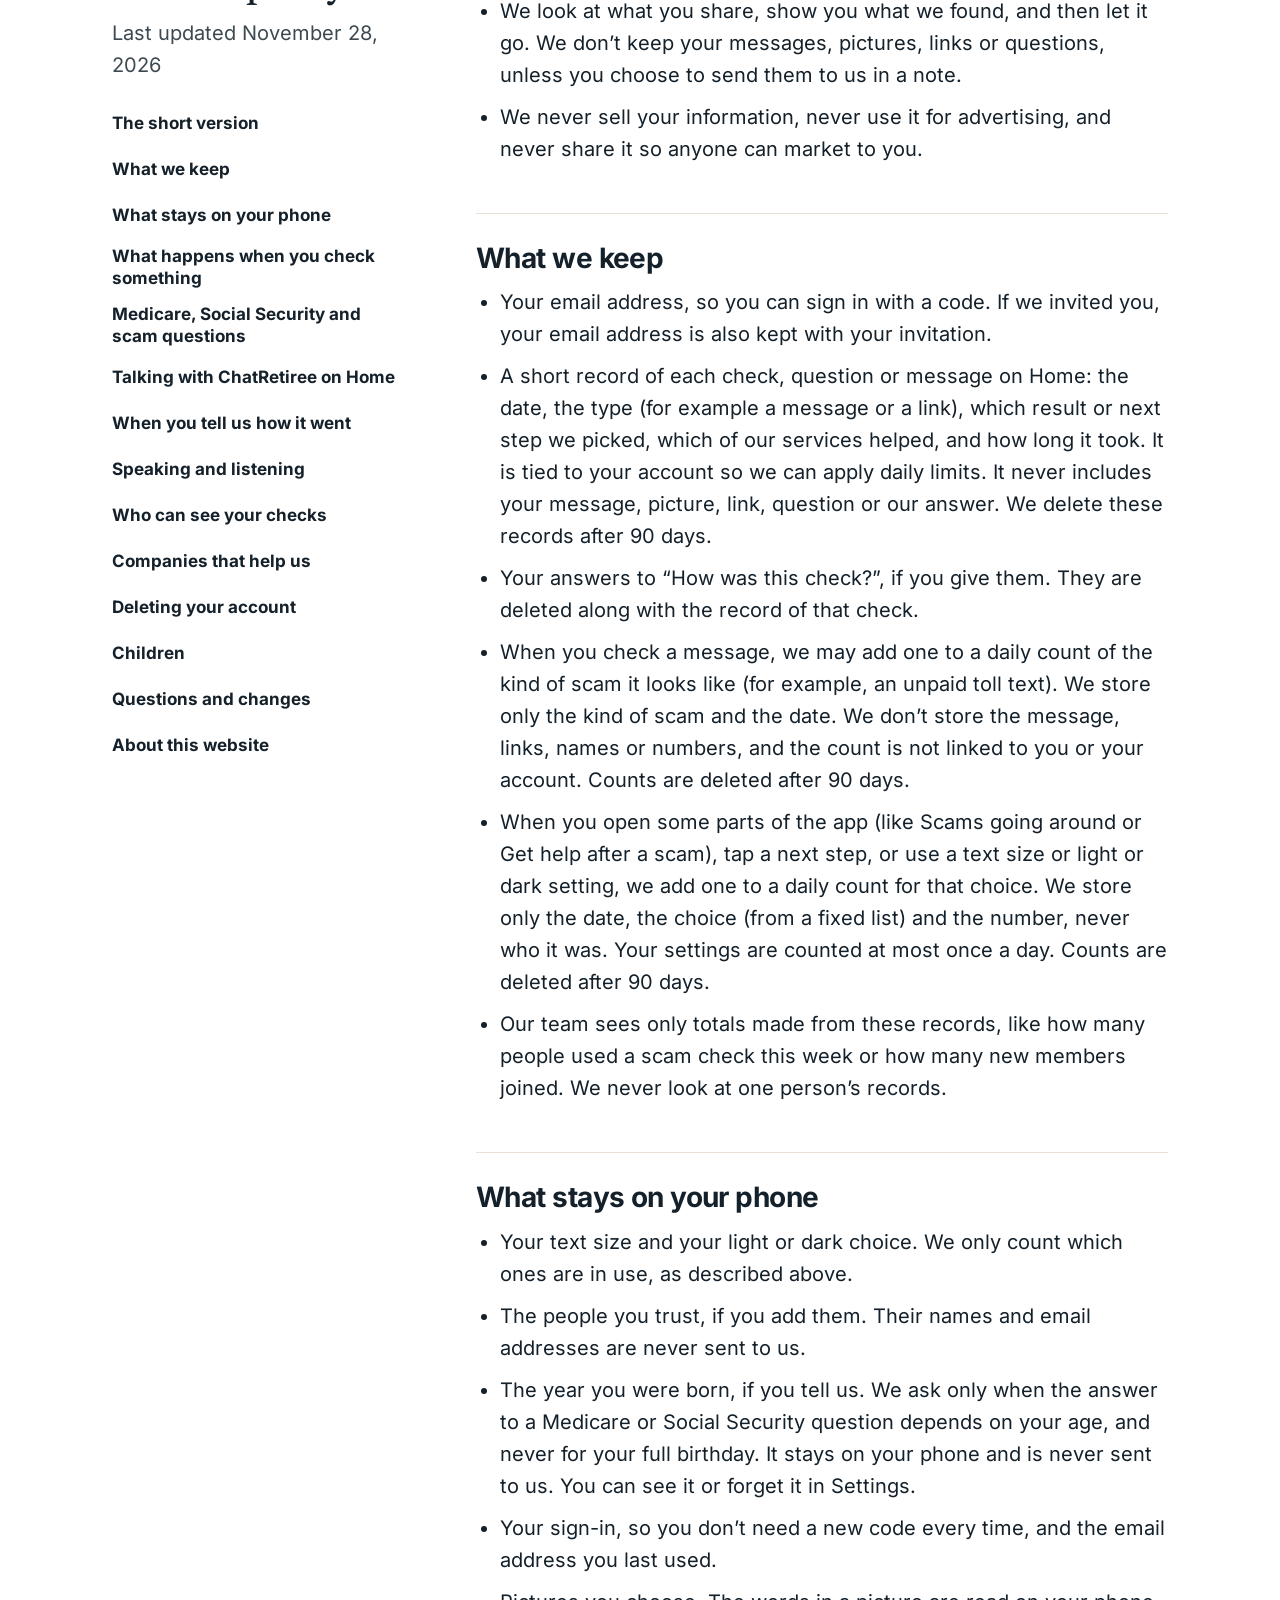
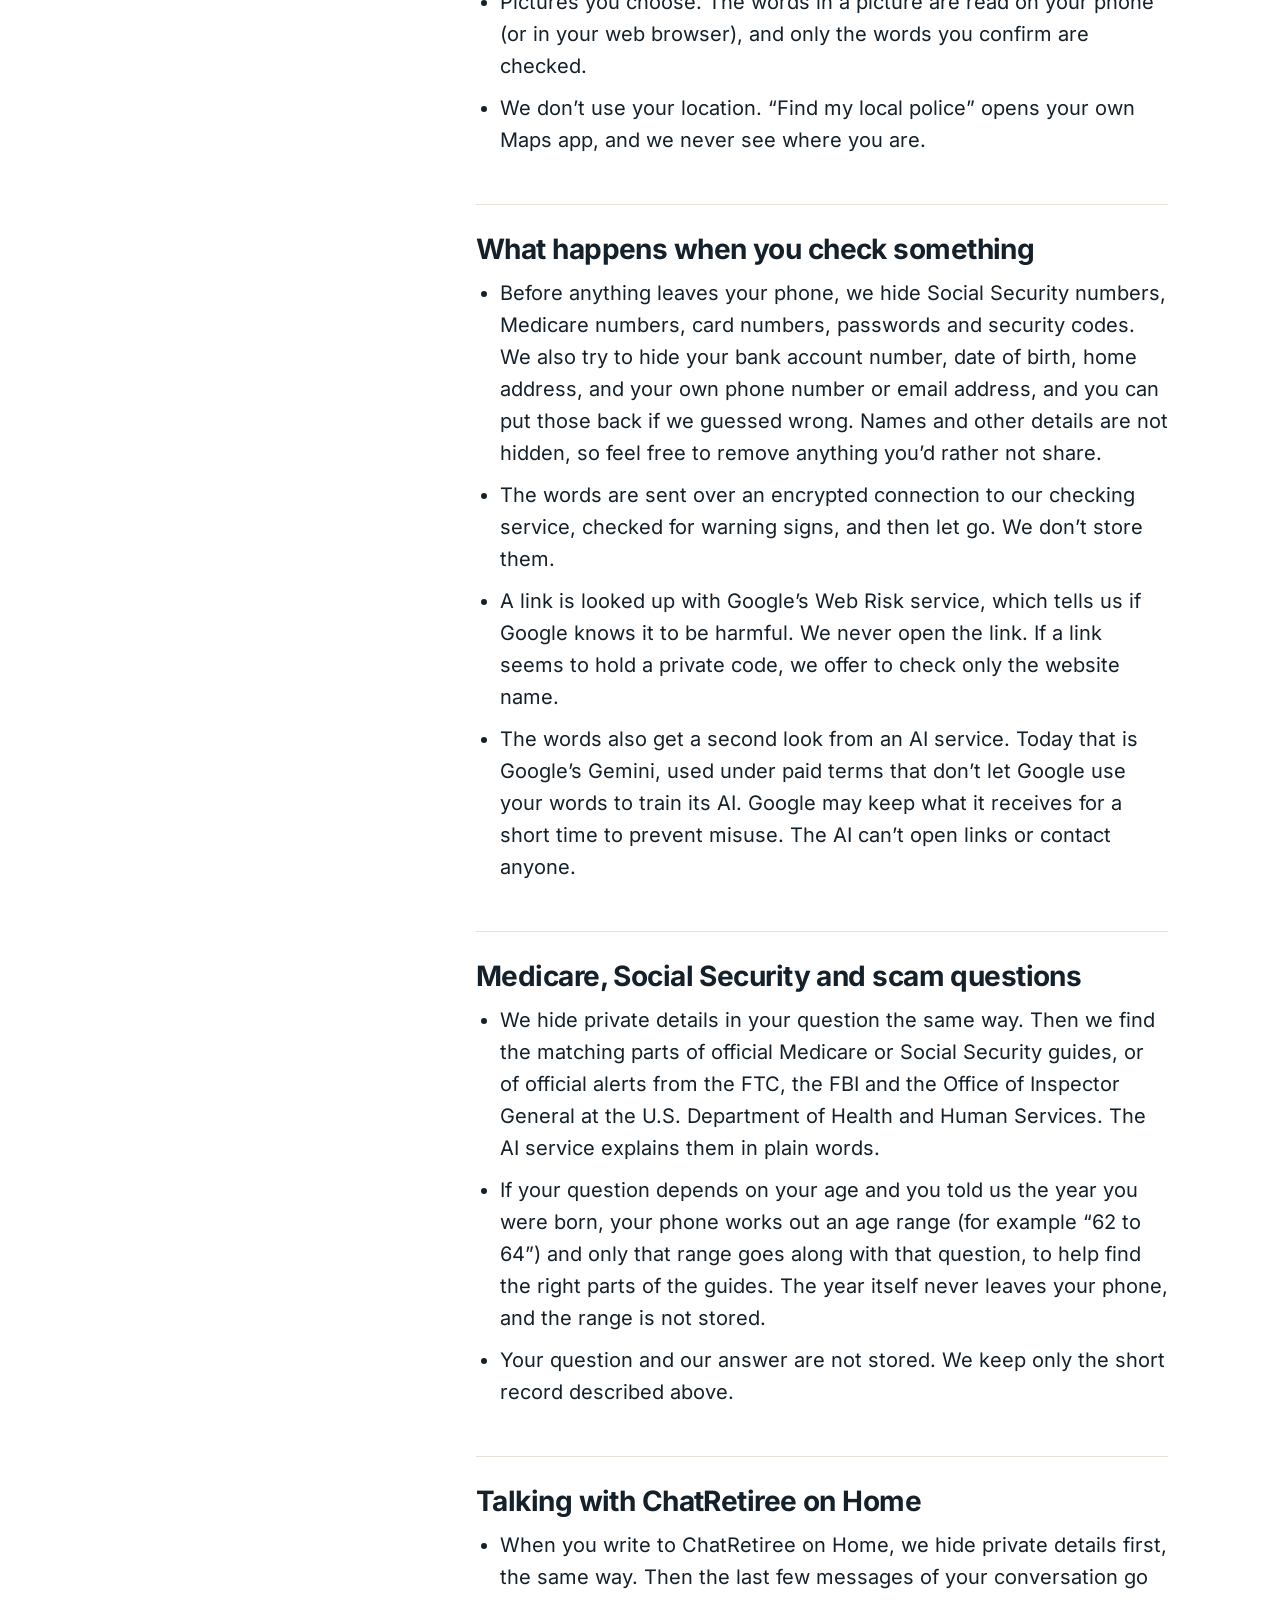
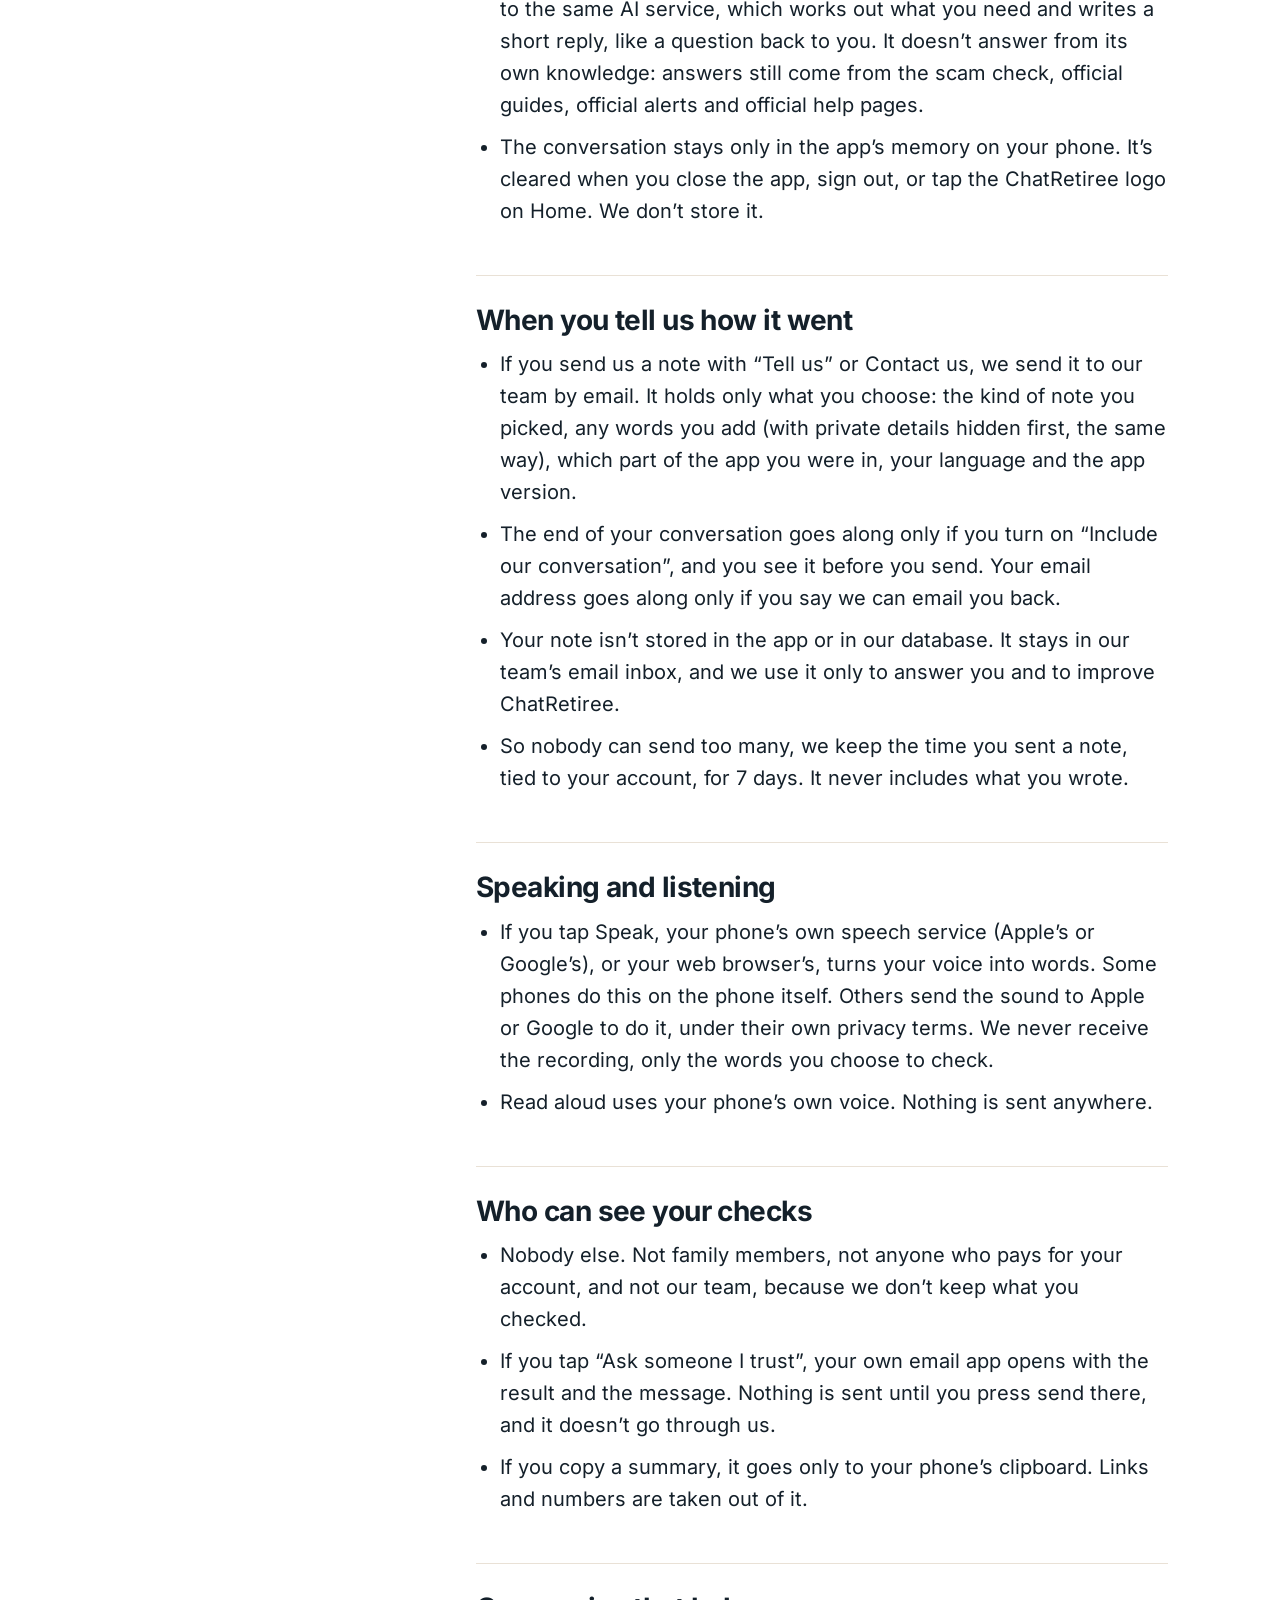
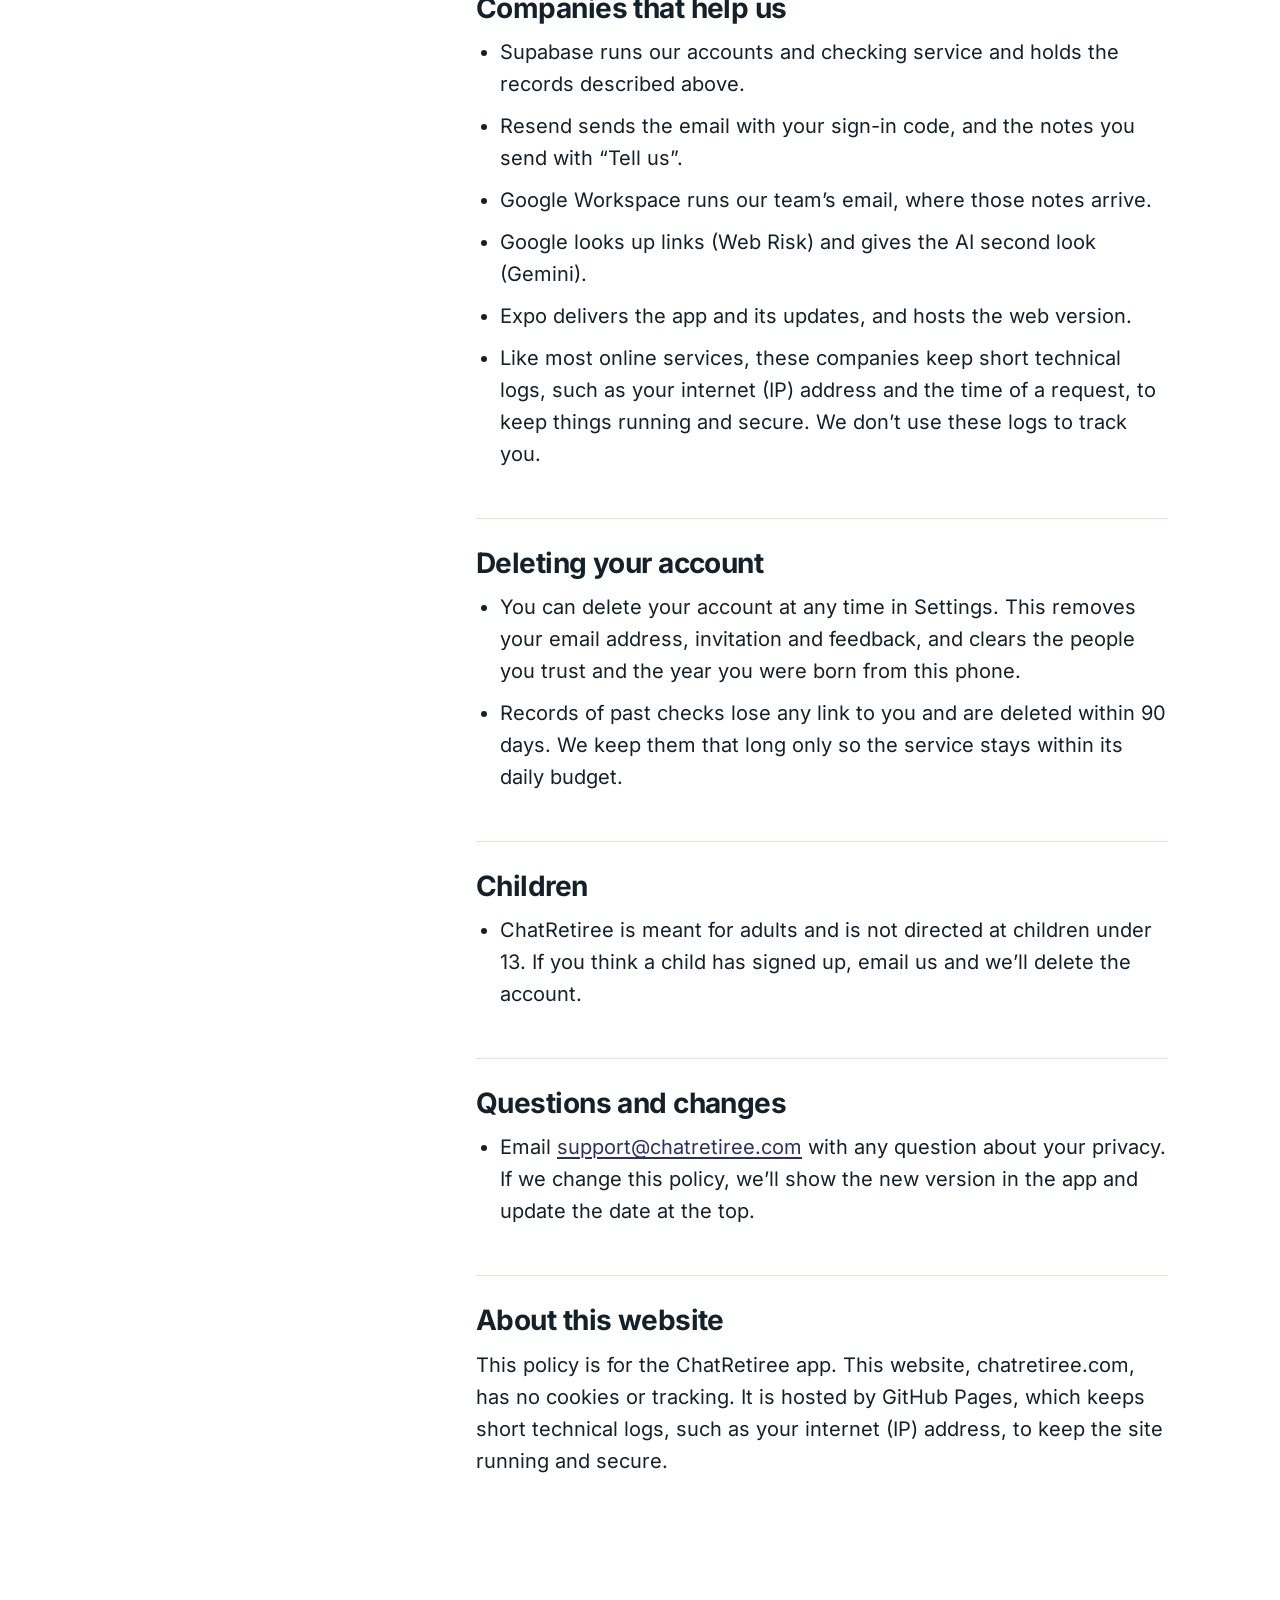
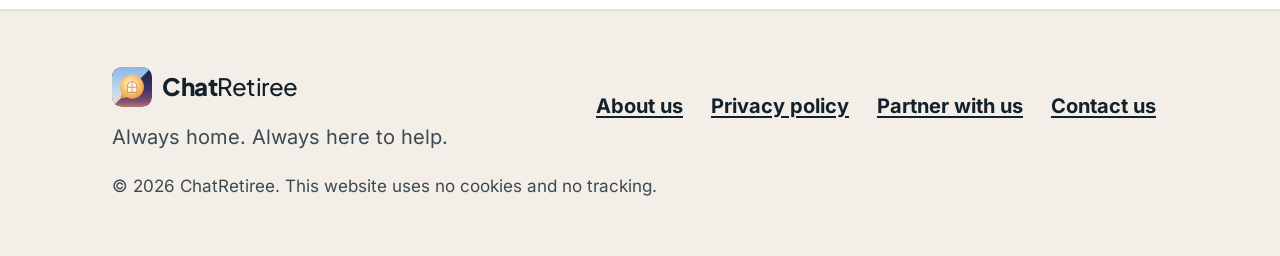
<file: privacy/index.html>
<!doctype html>
<html lang="en">
<head>
<meta charset="utf-8">
<meta name="viewport" content="width=device-width, initial-scale=1">
<title>Privacy policy · ChatRetiree</title>
<meta name="description" content="How the ChatRetiree app handles your information.">
<meta name="theme-color" content="#F7F1E9">
<meta property="og:title" content="Privacy policy · ChatRetiree">
<meta property="og:description" content="How the ChatRetiree app handles your information.">
<meta property="og:image" content="https://chatretiree.com/assets/icon.png?v=48">
<link rel="icon" href="../assets/favicon.png?v=48" type="image/png">
<link rel="apple-touch-icon" href="../assets/icon.png?v=48">
<link rel="preload" href="../assets/fonts/Inter_400Regular.woff2" as="font" type="font/woff2" crossorigin>
<link rel="preload" href="../assets/fonts/Inter_700Bold.woff2" as="font" type="font/woff2" crossorigin>
<link rel="preload" href="../assets/fonts/Newsreader_400Regular.woff2" as="font" type="font/woff2" crossorigin>
<link rel="stylesheet" href="../assets/site.css?v=48">
<script src="../assets/site.js?v=48"></script>

</head>
<body>
<svg class="sprite" width="0" height="0" aria-hidden="true" focusable="false"><defs><radialGradient id="crGlow" cx="45%" cy="40%" r="60%"><stop offset="0" stop-color="#FFF6DF"/><stop offset=".45" stop-color="#FFD58A"/><stop offset="1" stop-color="#F09A3E"/></radialGradient><radialGradient id="crTopic" cx="45%" cy="35%" r="70%"><stop offset="0" stop-color="#FFD27E"/><stop offset=".45" stop-color="#F5A23F"/><stop offset="1" stop-color="#D9711F"/></radialGradient><linearGradient id="crDusk" x1="0" y1="0" x2="0" y2="1"><stop offset="0" stop-color="#1B2147"/><stop offset=".55" stop-color="#3A3566"/><stop offset=".85" stop-color="#7A4F72"/><stop offset="1" stop-color="#B9746C"/></linearGradient><linearGradient id="crDay" x1="0" y1="0" x2="0" y2="1"><stop offset="0" stop-color="#8DB8E2"/><stop offset=".6" stop-color="#C3DAEC"/><stop offset="1" stop-color="#F7DCC4"/></linearGradient><radialGradient id="crHalo" cx="50%" cy="50%" r="50%"><stop offset=".3" stop-color="#FFC56E" stop-opacity=".55"/><stop offset="1" stop-color="#FFC56E" stop-opacity="0"/></radialGradient><linearGradient id="crPuff" x1="0" y1="0" x2="0" y2="1"><stop offset=".35" stop-color="#FFFFFF"/><stop offset="1" stop-color="#E3EAF4"/></linearGradient></defs></svg>
<a class="skip" href="#main">Skip to main content</a>
<header class="top"><div class="wrap">
  <a class="brand" href="../" aria-label="ChatRetiree home"><svg viewBox="0 0 120 120" aria-hidden="true" focusable="false"><clipPath id="crClip"><rect width="120" height="120" rx="28"/></clipPath><g clip-path="url(#crClip)"><rect width="120" height="120" fill="url(#crDusk)"/><path d="M0 0H120L0 120z" fill="url(#crDay)"/></g><g transform="translate(-10.29 -6.31) scale(1.1778)"><path d="M60 26a30 30 0 1 1-13.8 56.6L29.5 86.5l4.6-14.6A30 30 0 0 1 60 26z" fill="url(#crGlow)"/><path d="M48 70V54a12 12 0 0 1 24 0v16z" fill="#FFF8EA" stroke="#D29B66" stroke-width="2.6" stroke-linejoin="round"/><path d="M60 42v28M48 57h24" stroke="#D29B66" stroke-width="2.6"/></g></svg><span><b>Chat</b>Retiree</span></a>
  <nav class="nav" aria-label="Main">
    <a href="../about/" class="hide-sm">About</a>
    <a href="../privacy/" aria-current="page" class="hide-sm">Privacy</a>
    <a href="../contact/" class="hide-sm">Contact</a>
    <a class="get-app" href="../app/">Get the app</a>
    <button class="theme" type="button" hidden aria-label="Switch to dark" aria-pressed="false"><svg class="moon" viewBox="0 0 24 24" fill="none" stroke="currentColor" stroke-width="2" stroke-linecap="round" stroke-linejoin="round" aria-hidden="true" focusable="false"><path d="M20 14.5A8 8 0 0 1 9.5 4a8 8 0 1 0 10.5 10.5z"/></svg><svg class="sun" viewBox="0 0 24 24" fill="none" stroke="currentColor" stroke-width="2" stroke-linecap="round" stroke-linejoin="round" aria-hidden="true" focusable="false"><circle cx="12" cy="12" r="4"/><path d="M12 2v2M12 20v2M4.9 4.9l1.4 1.4M17.7 17.7l1.4 1.4M2 12h2M20 12h2M4.9 19.1l1.4-1.4M17.7 6.3l1.4-1.4"/></svg></button>
  </nav>
</div></header>
<main id="main">

<section class="a-hero" aria-labelledby="privacy-h">
  <div class="wrap">
    <p class="h-eyebrow">Privacy</p>
    <h1 id="privacy-h">Your information stays yours.</h1>
    <p class="a-lead">We built ChatRetiree to protect you, and that includes your privacy. Here’s what that means, in plain words.</p>
  </div>
</section>
<section class="a-sec pv-glance" aria-labelledby="glance-h">
  <div class="wrap">
    <p class="h-eyebrow" id="glance-h">At a Glance</p>
    <div class="pv-grid"><div class="pv-card"><span class="pv-ic"><svg viewBox="0 0 24 24" fill="none" stroke="currentColor" stroke-width="2" stroke-linecap="round" stroke-linejoin="round" aria-hidden="true" focusable="false"><circle cx="12" cy="12" r="9.5"/><path d="m8 12.5 2.8 2.8L16.5 9.5"/></svg></span><h3>We don’t keep what you check</h3><p>Your messages, pictures, links and questions are looked at, answered, and let go.</p></div><div class="pv-card"><span class="pv-ic"><svg viewBox="0 0 24 24" fill="none" stroke="currentColor" stroke-width="2" stroke-linecap="round" stroke-linejoin="round" aria-hidden="true" focusable="false"><path d="M3 3l18 18"/><path d="M10.6 5.1A9.8 9.8 0 0 1 12 5c5 0 8.5 4.5 9.5 7-.4 1-1.2 2.3-2.4 3.5M6.3 6.3C4.4 7.6 3 9.6 2.5 12c1 2.5 4.5 7 9.5 7 1.7 0 3.2-.5 4.5-1.2"/><path d="M9.9 9.9a3 3 0 0 0 4.2 4.2"/></svg></span><h3>Private details hidden first</h3><p>Before anything leaves your phone, we hide Social Security, Medicare and card numbers, passwords and codes.</p></div><div class="pv-card"><span class="pv-ic"><svg viewBox="0 0 24 24" fill="none" stroke="currentColor" stroke-width="2" stroke-linecap="round" stroke-linejoin="round" aria-hidden="true" focusable="false"><circle cx="12" cy="12" r="9.5"/><path d="M5.3 5.3l13.4 13.4"/></svg></span><h3>Never sold</h3><p>We never sell your information or use it for advertising.</p></div><div class="pv-card"><span class="pv-ic"><svg viewBox="0 0 24 24" fill="none" stroke="currentColor" stroke-width="2" stroke-linecap="round" stroke-linejoin="round" aria-hidden="true" focusable="false"><path d="M10 14a4.5 4.5 0 0 0 6.4 0l3-3a4.5 4.5 0 0 0-6.4-6.4l-1 1"/><path d="M14 10a4.5 4.5 0 0 0-6.4 0l-3 3a4.5 4.5 0 0 0 6.4 6.4l1-1"/></svg></span><h3>We never open your links</h3><p>Links are looked up on Google’s list of known dangerous websites. We never open them.</p></div><div class="pv-card"><span class="pv-ic"><svg viewBox="0 0 24 24" fill="none" stroke="currentColor" stroke-width="2" stroke-linecap="round" stroke-linejoin="round" aria-hidden="true" focusable="false"><circle cx="9" cy="8" r="3"/><path d="M3.5 19.5a5.5 5.5 0 0 1 11 0"/><circle cx="16.5" cy="9" r="2.5"/><path d="M15.5 14.2a4.5 4.5 0 0 1 5.5 4.3"/></svg></span><h3>Your trusted people stay with you</h3><p>Their names and email addresses stay on your phone and are never sent to us.</p></div><div class="pv-card"><span class="pv-ic"><svg viewBox="0 0 24 24" fill="none" stroke="currentColor" stroke-width="2" stroke-linecap="round" stroke-linejoin="round" aria-hidden="true" focusable="false"><path d="M4 7h16M9.5 7V4.5h5V7M6.5 7l1 13h9l1-13"/></svg></span><h3>Leave any time</h3><p>You can delete your account in Settings whenever you like.</p></div></div>
  </div>
</section>
<section class="a-sec a-tint" aria-labelledby="full-h">
  <div class="wrap pv-full">
    <aside class="pv-toc">
      <h2 id="full-h">The full policy</h2>
      <p class="pv-date">Last updated November 28, 2026</p>
      <nav aria-label="Privacy policy sections"><ol><li><a href="#the-short-version">The short version</a></li><li><a href="#what-we-keep">What we keep</a></li><li><a href="#what-stays-on-your-phone">What stays on your phone</a></li><li><a href="#what-happens-when-you-check-something">What happens when you check something</a></li><li><a href="#medicare-social-security-and-scam-questions">Medicare, Social Security and scam questions</a></li><li><a href="#talking-with-chatretiree-on-home">Talking with ChatRetiree on Home</a></li><li><a href="#when-you-tell-us-how-it-went">When you tell us how it went</a></li><li><a href="#speaking-and-listening">Speaking and listening</a></li><li><a href="#who-can-see-your-checks">Who can see your checks</a></li><li><a href="#companies-that-help-us">Companies that help us</a></li><li><a href="#deleting-your-account">Deleting your account</a></li><li><a href="#children">Children</a></li><li><a href="#questions-and-changes">Questions and changes</a></li><li><a href="#this-website">About this website</a></li></ol></nav>
    </aside>
    <div class="pv-body"><section class="pv-sec" id="the-short-version" aria-labelledby="the-short-version-h"><h3 id="the-short-version-h">The short version</h3><ul>
<li>We look at what you share, show you what we found, and then let it go. We don’t keep your messages, pictures, links or questions, unless you choose to send them to us in a note.</li>
<li>We never sell your information, never use it for advertising, and never share it so anyone can market to you.</li>
</ul></section><section class="pv-sec" id="what-we-keep" aria-labelledby="what-we-keep-h"><h3 id="what-we-keep-h">What we keep</h3><ul>
<li>Your email address, so you can sign in with a code. If we invited you, your email address is also kept with your invitation.</li>
<li>A short record of each check, question or message on Home: the date, the type (for example a message or a link), which result or next step we picked, which of our services helped, and how long it took. It is tied to your account so we can apply daily limits. It never includes your message, picture, link, question or our answer. We delete these records after 90 days.</li>
<li>Your answers to “How was this check?”, if you give them. They are deleted along with the record of that check.</li>
<li>When you check a message, we may add one to a daily count of the kind of scam it looks like (for example, an unpaid toll text). We store only the kind of scam and the date. We don’t store the message, links, names or numbers, and the count is not linked to you or your account. Counts are deleted after 90 days.</li>
<li>When you open some parts of the app (like Scams going around or Get help after a scam), tap a next step, or use a text size or light or dark setting, we add one to a daily count for that choice. We store only the date, the choice (from a fixed list) and the number, never who it was. Your settings are counted at most once a day. Counts are deleted after 90 days.</li>
<li>Our team sees only totals made from these records, like how many people used a scam check this week or how many new members joined. We never look at one person’s records.</li>
</ul></section><section class="pv-sec" id="what-stays-on-your-phone" aria-labelledby="what-stays-on-your-phone-h"><h3 id="what-stays-on-your-phone-h">What stays on your phone</h3><ul>
<li>Your text size and your light or dark choice. We only count which ones are in use, as described above.</li>
<li>The people you trust, if you add them. Their names and email addresses are never sent to us.</li>
<li>The year you were born, if you tell us. We ask only when the answer to a Medicare or Social Security question depends on your age, and never for your full birthday. It stays on your phone and is never sent to us. You can see it or forget it in Settings.</li>
<li>Your sign-in, so you don’t need a new code every time, and the email address you last used.</li>
<li>Pictures you choose. The words in a picture are read on your phone (or in your web browser), and only the words you confirm are checked.</li>
<li>We don’t use your location. “Find my local police” opens your own Maps app, and we never see where you are.</li>
</ul></section><section class="pv-sec" id="what-happens-when-you-check-something" aria-labelledby="what-happens-when-you-check-something-h"><h3 id="what-happens-when-you-check-something-h">What happens when you check something</h3><ul>
<li>Before anything leaves your phone, we hide Social Security numbers, Medicare numbers, card numbers, passwords and security codes. We also try to hide your bank account number, date of birth, home address, and your own phone number or email address, and you can put those back if we guessed wrong. Names and other details are not hidden, so feel free to remove anything you’d rather not share.</li>
<li>The words are sent over an encrypted connection to our checking service, checked for warning signs, and then let go. We don’t store them.</li>
<li>A link is looked up with Google’s Web Risk service, which tells us if Google knows it to be harmful. We never open the link. If a link seems to hold a private code, we offer to check only the website name.</li>
<li>The words also get a second look from an AI service. Today that is Google’s Gemini, used under paid terms that don’t let Google use your words to train its AI. Google may keep what it receives for a short time to prevent misuse. The AI can’t open links or contact anyone.</li>
</ul></section><section class="pv-sec" id="medicare-social-security-and-scam-questions" aria-labelledby="medicare-social-security-and-scam-questions-h"><h3 id="medicare-social-security-and-scam-questions-h">Medicare, Social Security and scam questions</h3><ul>
<li>We hide private details in your question the same way. Then we find the matching parts of official Medicare or Social Security guides, or of official alerts from the FTC, the FBI and the Office of Inspector General at the U.S. Department of Health and Human Services. The AI service explains them in plain words.</li>
<li>If your question depends on your age and you told us the year you were born, your phone works out an age range (for example “62 to 64”) and only that range goes along with that question, to help find the right parts of the guides. The year itself never leaves your phone, and the range is not stored.</li>
<li>Your question and our answer are not stored. We keep only the short record described above.</li>
</ul></section><section class="pv-sec" id="talking-with-chatretiree-on-home" aria-labelledby="talking-with-chatretiree-on-home-h"><h3 id="talking-with-chatretiree-on-home-h">Talking with ChatRetiree on Home</h3><ul>
<li>When you write to ChatRetiree on Home, we hide private details first, the same way. Then the last few messages of your conversation go to the same AI service, which works out what you need and writes a short reply, like a question back to you. It doesn’t answer from its own knowledge: answers still come from the scam check, official guides, official alerts and official help pages.</li>
<li>The conversation stays only in the app’s memory on your phone. It’s cleared when you close the app, sign out, or tap the ChatRetiree logo on Home. We don’t store it.</li>
</ul></section><section class="pv-sec" id="when-you-tell-us-how-it-went" aria-labelledby="when-you-tell-us-how-it-went-h"><h3 id="when-you-tell-us-how-it-went-h">When you tell us how it went</h3><ul>
<li>If you send us a note with “Tell us” or Contact us, we send it to our team by email. It holds only what you choose: the kind of note you picked, any words you add (with private details hidden first, the same way), which part of the app you were in, your language and the app version.</li>
<li>The end of your conversation goes along only if you turn on “Include our conversation”, and you see it before you send. Your email address goes along only if you say we can email you back.</li>
<li>Your note isn’t stored in the app or in our database. It stays in our team’s email inbox, and we use it only to answer you and to improve ChatRetiree.</li>
<li>So nobody can send too many, we keep the time you sent a note, tied to your account, for 7 days. It never includes what you wrote.</li>
</ul></section><section class="pv-sec" id="speaking-and-listening" aria-labelledby="speaking-and-listening-h"><h3 id="speaking-and-listening-h">Speaking and listening</h3><ul>
<li>If you tap Speak, your phone’s own speech service (Apple’s or Google’s), or your web browser’s, turns your voice into words. Some phones do this on the phone itself. Others send the sound to Apple or Google to do it, under their own privacy terms. We never receive the recording, only the words you choose to check.</li>
<li>Read aloud uses your phone’s own voice. Nothing is sent anywhere.</li>
</ul></section><section class="pv-sec" id="who-can-see-your-checks" aria-labelledby="who-can-see-your-checks-h"><h3 id="who-can-see-your-checks-h">Who can see your checks</h3><ul>
<li>Nobody else. Not family members, not anyone who pays for your account, and not our team, because we don’t keep what you checked.</li>
<li>If you tap “Ask someone I trust”, your own email app opens with the result and the message. Nothing is sent until you press send there, and it doesn’t go through us.</li>
<li>If you copy a summary, it goes only to your phone’s clipboard. Links and numbers are taken out of it.</li>
</ul></section><section class="pv-sec" id="companies-that-help-us" aria-labelledby="companies-that-help-us-h"><h3 id="companies-that-help-us-h">Companies that help us</h3><ul>
<li>Supabase runs our accounts and checking service and holds the records described above.</li>
<li>Resend sends the email with your sign-in code, and the notes you send with “Tell us”.</li>
<li>Google Workspace runs our team’s email, where those notes arrive.</li>
<li>Google looks up links (Web Risk) and gives the AI second look (Gemini).</li>
<li>Expo delivers the app and its updates, and hosts the web version.</li>
<li>Like most online services, these companies keep short technical logs, such as your internet (IP) address and the time of a request, to keep things running and secure. We don’t use these logs to track you.</li>
</ul></section><section class="pv-sec" id="deleting-your-account" aria-labelledby="deleting-your-account-h"><h3 id="deleting-your-account-h">Deleting your account</h3><ul>
<li>You can delete your account at any time in Settings. This removes your email address, invitation and feedback, and clears the people you trust and the year you were born from this phone.</li>
<li>Records of past checks lose any link to you and are deleted within 90 days. We keep them that long only so the service stays within its daily budget.</li>
</ul></section><section class="pv-sec" id="children" aria-labelledby="children-h"><h3 id="children-h">Children</h3><ul>
<li>ChatRetiree is meant for adults and is not directed at children under 13. If you think a child has signed up, email us and we’ll delete the account.</li>
</ul></section><section class="pv-sec" id="questions-and-changes" aria-labelledby="questions-and-changes-h"><h3 id="questions-and-changes-h">Questions and changes</h3><ul>
<li>Email <a href="mailto:support@chatretiree.com">support@chatretiree.com</a> with any question about your privacy. If we change this policy, we’ll show the new version in the app and update the date at the top.</li>
</ul></section><section class="pv-sec" id="this-website" aria-labelledby="this-website-h"><h3 id="this-website-h">About this website</h3><p>This policy is for the ChatRetiree app. This website, chatretiree.com, has no cookies or tracking. It is hosted by GitHub Pages, which keeps short technical logs, such as your internet (IP) address, to keep the site running and secure.</p></section></div>
  </div>
</section>
</main>
<footer><div class="wrap">
  <div>
    <a class="brand" href="../" aria-label="ChatRetiree home"><svg viewBox="0 0 120 120" aria-hidden="true" focusable="false"><clipPath id="crClip"><rect width="120" height="120" rx="28"/></clipPath><g clip-path="url(#crClip)"><rect width="120" height="120" fill="url(#crDusk)"/><path d="M0 0H120L0 120z" fill="url(#crDay)"/></g><g transform="translate(-10.29 -6.31) scale(1.1778)"><path d="M60 26a30 30 0 1 1-13.8 56.6L29.5 86.5l4.6-14.6A30 30 0 0 1 60 26z" fill="url(#crGlow)"/><path d="M48 70V54a12 12 0 0 1 24 0v16z" fill="#FFF8EA" stroke="#D29B66" stroke-width="2.6" stroke-linejoin="round"/><path d="M60 42v28M48 57h24" stroke="#D29B66" stroke-width="2.6"/></g></svg><span><b>Chat</b>Retiree</span></a>
    <p class="tag">Always home. Always here to help.</p>
  </div>
  <nav aria-label="Footer">
    <a href="../about/">About us</a>
    <a href="../privacy/" aria-current="page">Privacy policy</a>
    <a href="../#partner">Partner with us</a>
    <a href="../contact/">Contact us</a>
  </nav>
  <small>© 2026 ChatRetiree. This website uses no cookies and no tracking.</small>
</div></footer>
</body>
</html>
</file>
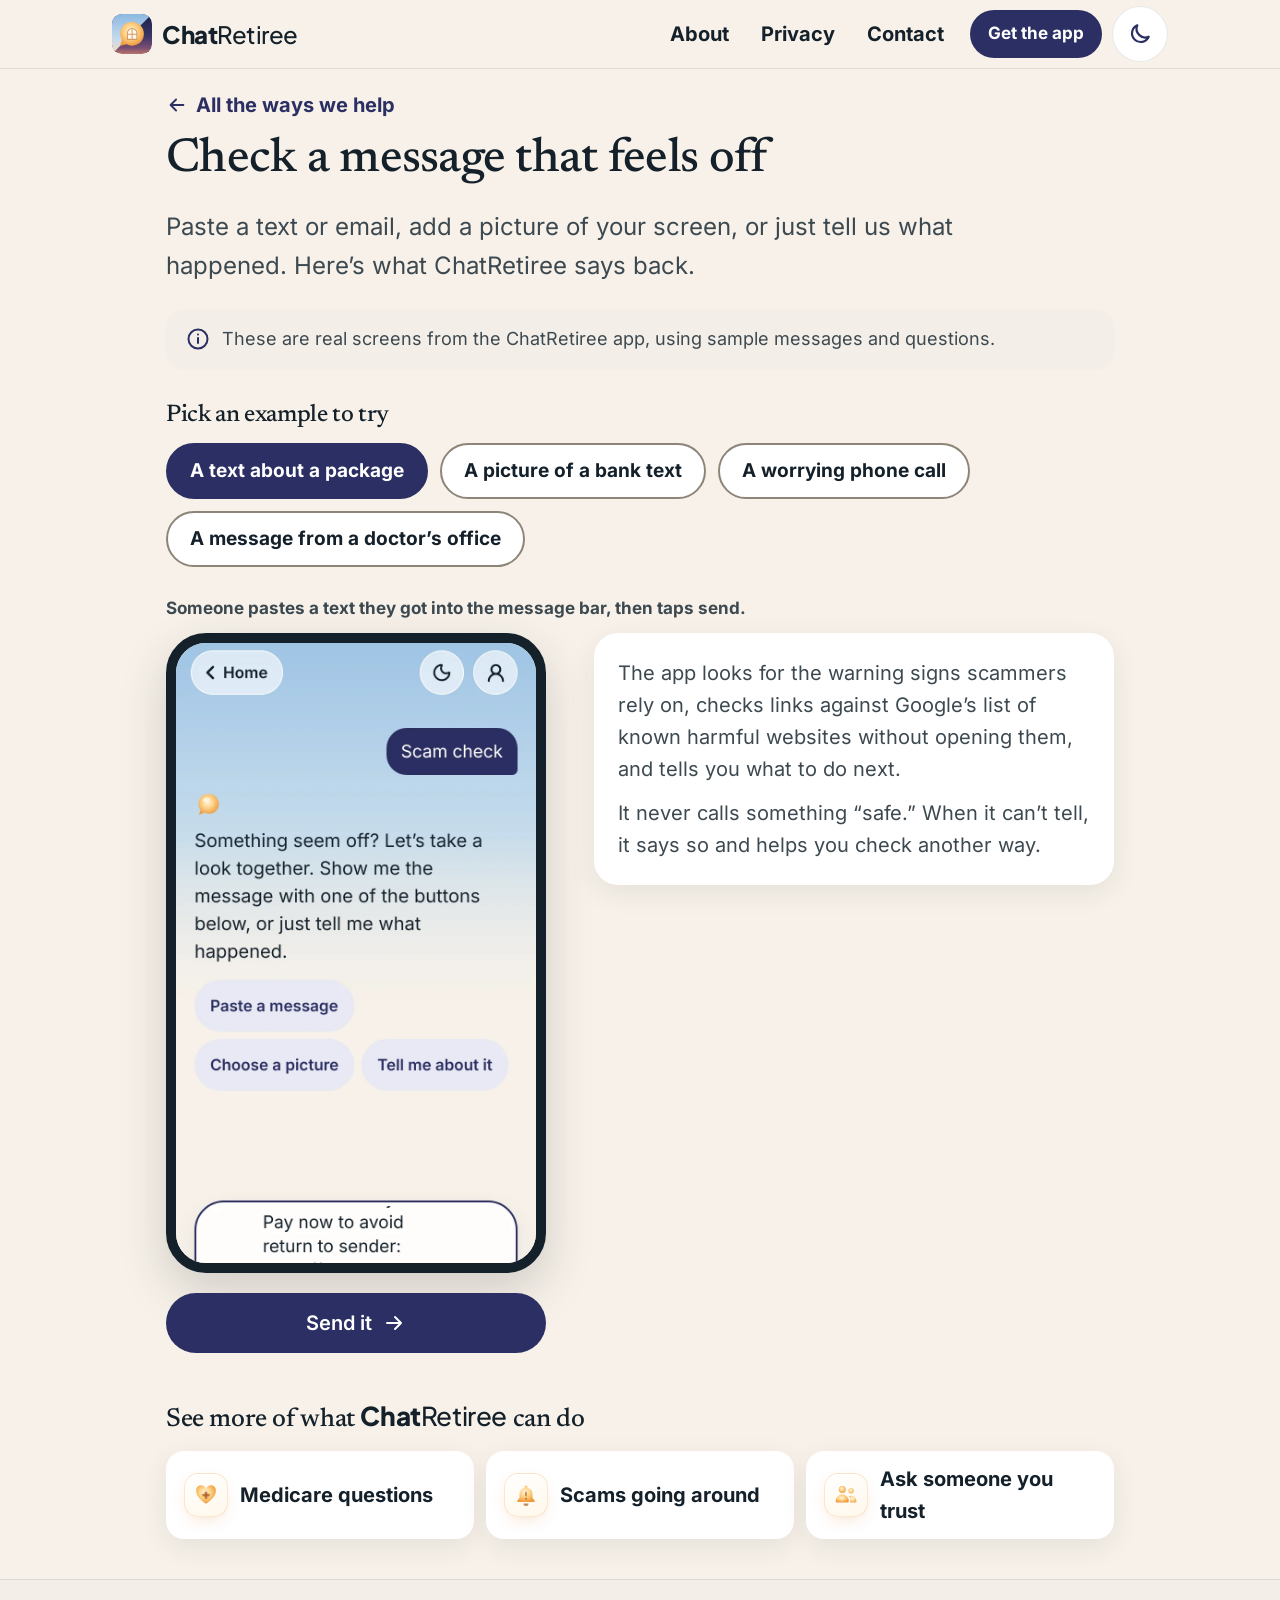
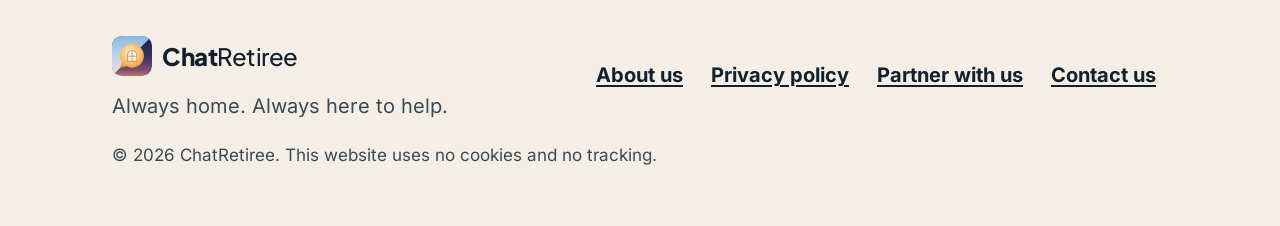
<file: examples/check/index.html>
<!doctype html>
<html lang="en">
<head>
<meta charset="utf-8">
<meta name="viewport" content="width=device-width, initial-scale=1">
<title>Example: check a message · ChatRetiree</title>
<meta name="description" content="Tap through samples of ChatRetiree checking a message.">
<meta name="theme-color" content="#F7F1E9">
<meta property="og:title" content="Example: check a message · ChatRetiree">
<meta property="og:description" content="Tap through samples of ChatRetiree checking a message.">
<meta property="og:image" content="https://chatretiree.com/assets/icon.png?v=48">
<link rel="icon" href="../../assets/favicon.png?v=48" type="image/png">
<link rel="apple-touch-icon" href="../../assets/icon.png?v=48">
<link rel="preload" href="../../assets/fonts/Inter_400Regular.woff2" as="font" type="font/woff2" crossorigin>
<link rel="preload" href="../../assets/fonts/Inter_700Bold.woff2" as="font" type="font/woff2" crossorigin>
<link rel="preload" href="../../assets/fonts/Newsreader_400Regular.woff2" as="font" type="font/woff2" crossorigin>
<link rel="stylesheet" href="../../assets/site.css?v=48">
<script src="../../assets/site.js?v=48"></script>
<script src="../../assets/examples.js?v=48"></script>
</head>
<body>
<svg class="sprite" width="0" height="0" aria-hidden="true" focusable="false"><defs><radialGradient id="crGlow" cx="45%" cy="40%" r="60%"><stop offset="0" stop-color="#FFF6DF"/><stop offset=".45" stop-color="#FFD58A"/><stop offset="1" stop-color="#F09A3E"/></radialGradient><radialGradient id="crTopic" cx="45%" cy="35%" r="70%"><stop offset="0" stop-color="#FFD27E"/><stop offset=".45" stop-color="#F5A23F"/><stop offset="1" stop-color="#D9711F"/></radialGradient><linearGradient id="crDusk" x1="0" y1="0" x2="0" y2="1"><stop offset="0" stop-color="#1B2147"/><stop offset=".55" stop-color="#3A3566"/><stop offset=".85" stop-color="#7A4F72"/><stop offset="1" stop-color="#B9746C"/></linearGradient><linearGradient id="crDay" x1="0" y1="0" x2="0" y2="1"><stop offset="0" stop-color="#8DB8E2"/><stop offset=".6" stop-color="#C3DAEC"/><stop offset="1" stop-color="#F7DCC4"/></linearGradient><radialGradient id="crHalo" cx="50%" cy="50%" r="50%"><stop offset=".3" stop-color="#FFC56E" stop-opacity=".55"/><stop offset="1" stop-color="#FFC56E" stop-opacity="0"/></radialGradient><linearGradient id="crPuff" x1="0" y1="0" x2="0" y2="1"><stop offset=".35" stop-color="#FFFFFF"/><stop offset="1" stop-color="#E3EAF4"/></linearGradient></defs></svg>
<a class="skip" href="#main">Skip to main content</a>
<header class="top"><div class="wrap">
  <a class="brand" href="../../" aria-label="ChatRetiree home"><svg viewBox="0 0 120 120" aria-hidden="true" focusable="false"><clipPath id="crClip"><rect width="120" height="120" rx="28"/></clipPath><g clip-path="url(#crClip)"><rect width="120" height="120" fill="url(#crDusk)"/><path d="M0 0H120L0 120z" fill="url(#crDay)"/></g><g transform="translate(-10.29 -6.31) scale(1.1778)"><path d="M60 26a30 30 0 1 1-13.8 56.6L29.5 86.5l4.6-14.6A30 30 0 0 1 60 26z" fill="url(#crGlow)"/><path d="M48 70V54a12 12 0 0 1 24 0v16z" fill="#FFF8EA" stroke="#D29B66" stroke-width="2.6" stroke-linejoin="round"/><path d="M60 42v28M48 57h24" stroke="#D29B66" stroke-width="2.6"/></g></svg><span><b>Chat</b>Retiree</span></a>
  <nav class="nav" aria-label="Main">
    <a href="../../about/" class="hide-sm">About</a>
    <a href="../../privacy/" class="hide-sm">Privacy</a>
    <a href="../../contact/" class="hide-sm">Contact</a>
    <a class="get-app" href="../../app/">Get the app</a>
    <button class="theme" type="button" hidden aria-label="Switch to dark" aria-pressed="false"><svg class="moon" viewBox="0 0 24 24" fill="none" stroke="currentColor" stroke-width="2" stroke-linecap="round" stroke-linejoin="round" aria-hidden="true" focusable="false"><path d="M20 14.5A8 8 0 0 1 9.5 4a8 8 0 1 0 10.5 10.5z"/></svg><svg class="sun" viewBox="0 0 24 24" fill="none" stroke="currentColor" stroke-width="2" stroke-linecap="round" stroke-linejoin="round" aria-hidden="true" focusable="false"><circle cx="12" cy="12" r="4"/><path d="M12 2v2M12 20v2M4.9 4.9l1.4 1.4M17.7 17.7l1.4 1.4M2 12h2M20 12h2M4.9 19.1l1.4-1.4M17.7 6.3l1.4-1.4"/></svg></button>
  </nav>
</div></header>
<main id="main">

<div class="ex-page">
  <a class="back" href="../../#help"><svg viewBox="0 0 24 24" fill="none" stroke="currentColor" stroke-width="2" stroke-linecap="round" stroke-linejoin="round" aria-hidden="true" focusable="false"><path d="M19 12H5M11 6l-6 6 6 6"/></svg>All the ways we help</a>
  <h1>Check a message that feels off</h1>
  <p class="lead">Paste a text or email, add a picture of your screen, or just tell us what happened. Here’s what ChatRetiree says back.</p>
  <p class="ex-note"><svg viewBox="0 0 24 24" fill="none" stroke="currentColor" stroke-width="2" stroke-linecap="round" stroke-linejoin="round" aria-hidden="true" focusable="false"><circle cx="12" cy="12" r="9.5"/><path d="M12 11v5M12 7.5h.01"/></svg><span>These are real screens from the ChatRetiree app, using sample messages and questions.</span></p>
  <div class="pick">
    <h2>Pick an example to try</h2>
    <div class="chips" role="group" aria-label="Pick an example to try"></div>
    <div class="examples" aria-live="polite">
      
<article class="ex" id="package" data-chip="A text about a package">
  <h2 class="ex-h">A text about a package</h2>
  <p class="who-label">Someone pastes a text they got into the message bar, then taps send.</p>
  <div class="ex-row">
    <div class="ex-phone"><figure class="device step-in"><div class="device-screen" tabindex="0" role="group" aria-label="App screen. Scroll to see more."><img src="../../assets/app/package-input.webp?v=48" alt="Scam check with a pasted text in the message bar: PARCEL NOTICE: Your package is on hold due to an unpaid $1.99 redelivery fee. Pay now to avoid return to sender, with a link." width="390" height="844"></div></figure><button class="btn btn-primary go" type="button">Send it<svg viewBox="0 0 24 24" fill="none" stroke="currentColor" stroke-width="2" stroke-linecap="round" stroke-linejoin="round" aria-hidden="true" focusable="false"><path d="M5 12h14M13 6l6 6-6 6"/></svg></button><p class="thinking" aria-hidden="true"><span class="dots"><i></i><i></i><i></i></span>Looking at it with you…</p><div class="answer" tabindex="-1"><figure class="device "><div class="device-screen" tabindex="0" role="group" aria-label="App screen. Scroll to see more."><img src="../../assets/app/package.webp?v=48" alt="In Scam check, the app answers: This has the signs of a scam. We’d stop here. Don’t reply, click or pay. If you’re unsure, check with them on a number you already have. Why I think so: It asks for a small fee. Fake delivery notices do this to collect card details. It warns that something bad will happen. It pushes you to act right away. What I’d do: Don’t reply, click links or pay. Contact the company using a phone number or website you already trust." width="390" height="1371"></div></figure><p class="scroll-hint">Scroll inside the phone to see more.</p></div></div>
    <div class="ex-side"><p>The app looks for the warning signs scammers rely on, checks links against Google’s list of known harmful websites without opening them, and tells you what to do next.</p><p style="margin-top:12px">It never calls something “safe.” When it can’t tell, it says so and helps you check another way.</p></div>
  </div>
</article>
<article class="ex" id="bank" data-chip="A picture of a bank text">
  <h2 class="ex-h">A picture of a bank text</h2>
  <p class="who-label">Someone taps + and adds a screenshot. The app reads the words right on the phone, and only the words are checked.</p>
  <div class="ex-row">
    <div class="ex-phone"><figure class="device step-in"><div class="device-screen" tabindex="0" role="group" aria-label="App screen. Scroll to see more."><img src="../../assets/app/bank-input.webp?v=48" alt="The app’s message bar holding the words it read from a screenshot of a text from First Harbor Bank, ready to send." width="390" height="844"></div></figure><button class="btn btn-primary go" type="button">Send it<svg viewBox="0 0 24 24" fill="none" stroke="currentColor" stroke-width="2" stroke-linecap="round" stroke-linejoin="round" aria-hidden="true" focusable="false"><path d="M5 12h14M13 6l6 6-6 6"/></svg></button><p class="thinking" aria-hidden="true"><span class="dots"><i></i><i></i><i></i></span>Looking at it with you…</p><div class="answer" tabindex="-1"><figure class="device "><div class="device-screen" tabindex="0" role="group" aria-label="App screen. Scroll to see more."><img src="../../assets/app/bank.webp?v=48" alt="In Scam check, the app answers: This has the signs of a scam. We’d stop here. Don’t reply, click or pay. If you’re unsure, check with them on a number you already have. Why I think so: It asks you to move money to a so-called safe account. Real banks never ask you to do this. It tells you to keep it secret. It warns that something bad will happen to your account. What I’d do: Don’t reply or move any money. Call your bank using the number on the back of your card or on your statement." width="390" height="1597"></div></figure><p class="scroll-hint">Scroll inside the phone to see more.</p></div></div>
    <div class="ex-side"><p>The app looks for the warning signs scammers rely on, checks links against Google’s list of known harmful websites without opening them, and tells you what to do next.</p><p style="margin-top:12px">It never calls something “safe.” When it can’t tell, it says so and helps you check another way.</p></div>
  </div>
</article>
<article class="ex" id="call" data-chip="A worrying phone call">
  <h2 class="ex-h">A worrying phone call</h2>
  <p class="who-label">Someone types or says what happened on a call.</p>
  <div class="ex-row">
    <div class="ex-phone"><figure class="device step-in"><div class="device-screen" tabindex="0" role="group" aria-label="App screen. Scroll to see more."><img src="../../assets/app/call-input.webp?v=48" alt="Scam check with a description in the message bar: a young man called saying he was my grandson, in jail, needing $3,000 bail paid in gift cards." width="390" height="844"></div></figure><button class="btn btn-primary go" type="button">Send it<svg viewBox="0 0 24 24" fill="none" stroke="currentColor" stroke-width="2" stroke-linecap="round" stroke-linejoin="round" aria-hidden="true" focusable="false"><path d="M5 12h14M13 6l6 6-6 6"/></svg></button><p class="thinking" aria-hidden="true"><span class="dots"><i></i><i></i><i></i></span>Looking at it with you…</p><div class="answer" tabindex="-1"><figure class="device "><div class="device-screen" tabindex="0" role="group" aria-label="App screen. Scroll to see more."><img src="../../assets/app/call.webp?v=48" alt="In Scam check, the app answers: This has the signs of a scam. We’d stop here. Don’t reply, click or pay. If you’re unsure, check with them on a number you already have. Why I think so: It asks for payment with gift cards. Only scammers ask to be paid this way. It tells you to keep it secret. It describes a family emergency that needs money fast. What I’d do: Don’t send money. Hang up and call your family member, or another relative, on a number you already have." width="390" height="1438"></div></figure><p class="scroll-hint">Scroll inside the phone to see more.</p></div></div>
    <div class="ex-side"><p>The app looks for the warning signs scammers rely on, checks links against Google’s list of known harmful websites without opening them, and tells you what to do next.</p><p style="margin-top:12px">It never calls something “safe.” When it can’t tell, it says so and helps you check another way.</p></div>
  </div>
</article>
<article class="ex" id="doctor" data-chip="A message from a doctor’s office">
  <h2 class="ex-h">A message from a doctor’s office</h2>
  <p class="who-label">Not everything is a scam. When we can’t tell, we say so.</p>
  <div class="ex-row">
    <div class="ex-phone"><figure class="device step-in"><div class="device-screen" tabindex="0" role="group" aria-label="App screen. Scroll to see more."><img src="../../assets/app/doctor-input.webp?v=48" alt="Scam check with a pasted text in the message bar: Hi, this is Dr. Patel’s office calling about your recent test results. Please call us back." width="390" height="844"></div></figure><button class="btn btn-primary go" type="button">Send it<svg viewBox="0 0 24 24" fill="none" stroke="currentColor" stroke-width="2" stroke-linecap="round" stroke-linejoin="round" aria-hidden="true" focusable="false"><path d="M5 12h14M13 6l6 6-6 6"/></svg></button><p class="thinking" aria-hidden="true"><span class="dots"><i></i><i></i><i></i></span>Looking at it with you…</p><div class="answer" tabindex="-1"><figure class="device "><div class="device-screen" tabindex="0" role="group" aria-label="App screen. Scroll to see more."><img src="../../assets/app/doctor.webp?v=48" alt="In Scam check, the app answers: Check with them before you do anything. We can’t tell either way. Contact them yourself, using a number you already trust. What I’d do: Before you respond, contact them yourself using a phone number or website you already have, not one from the message." width="390" height="1145"></div></figure><p class="scroll-hint">Scroll inside the phone to see more.</p></div></div>
    <div class="ex-side"><p>The app looks for the warning signs scammers rely on, checks links against Google’s list of known harmful websites without opening them, and tells you what to do next.</p><p style="margin-top:12px">It never calls something “safe.” When it can’t tell, it says so and helps you check another way.</p></div>
  </div>
</article>
    </div>
  </div>
  <div class="next-ex">
    <h2>See more of what <span class="wm"><b>Chat</b>Retiree</span> can do</h2>
    <div class="next-list"><a href="../medicare/"><span class="icon gl"><svg viewBox="0 0 120 120" aria-hidden="true" focusable="false"><g transform="translate(60 60) scale(1.0) translate(-60 -61.5)"><path d="M60 96C31 77 21 61 21 46.5A19 19 0 0 1 60 38a19 19 0 0 1 39 8.5C99 61 89 77 60 96z" fill="url(#crGlow)"/><rect x="54.5" y="47" width="11" height="30" rx="4" fill="#A8581C" fill-opacity=".7"/><rect x="45" y="56.5" width="30" height="11" rx="4" fill="#A8581C" fill-opacity=".7"/></g></svg></span>Medicare questions</a><a href="../scams/"><span class="icon gl"><svg viewBox="0 0 120 120" aria-hidden="true" focusable="false"><g transform="translate(60 60) scale(1.0) translate(-60 -58)"><path d="M60 20a6 6 0 0 1 6 6v3.5A26 26 0 0 1 86 55v15l9 11a3 3 0 0 1-2.3 5H27.3a3 3 0 0 1-2.3-5l9-11V55a26 26 0 0 1 20-25.5V26a6 6 0 0 1 6-6z" fill="url(#crGlow)"/><path d="M50 92a10 10 0 0 0 20 0z" fill="#A8581C" fill-opacity=".7"/><rect x="56" y="44" width="8" height="20" rx="4" fill="#A8581C" fill-opacity=".6"/><circle cx="60" cy="73" r="4.5" fill="#A8581C" fill-opacity=".6"/></g></svg></span>Scams going around</a><a href="../trusted/"><span class="icon gl"><svg viewBox="0 0 120 120" aria-hidden="true" focusable="false"><g transform="translate(60 60) scale(1.0) translate(-60 -64)"><circle cx="45" cy="42" r="14" fill="url(#crGlow)"/><path d="M19 88a26 26 0 0 1 52 0v2a4 4 0 0 1-4 4H23a4 4 0 0 1-4-4z" fill="url(#crGlow)"/><circle cx="80" cy="47" r="11" fill="url(#crGlow)" fill-opacity=".85"/><path d="M76 94h22a4 4 0 0 0 4-4v-1a22 22 0 0 0-30-20.5A31 31 0 0 1 77 88z" fill="url(#crGlow)" fill-opacity=".85"/></g></svg></span>Ask someone you trust</a></div>
  </div>
</div>
</main>
<footer><div class="wrap">
  <div>
    <a class="brand" href="../../" aria-label="ChatRetiree home"><svg viewBox="0 0 120 120" aria-hidden="true" focusable="false"><clipPath id="crClip"><rect width="120" height="120" rx="28"/></clipPath><g clip-path="url(#crClip)"><rect width="120" height="120" fill="url(#crDusk)"/><path d="M0 0H120L0 120z" fill="url(#crDay)"/></g><g transform="translate(-10.29 -6.31) scale(1.1778)"><path d="M60 26a30 30 0 1 1-13.8 56.6L29.5 86.5l4.6-14.6A30 30 0 0 1 60 26z" fill="url(#crGlow)"/><path d="M48 70V54a12 12 0 0 1 24 0v16z" fill="#FFF8EA" stroke="#D29B66" stroke-width="2.6" stroke-linejoin="round"/><path d="M60 42v28M48 57h24" stroke="#D29B66" stroke-width="2.6"/></g></svg><span><b>Chat</b>Retiree</span></a>
    <p class="tag">Always home. Always here to help.</p>
  </div>
  <nav aria-label="Footer">
    <a href="../../about/">About us</a>
    <a href="../../privacy/">Privacy policy</a>
    <a href="../../#partner">Partner with us</a>
    <a href="../../contact/">Contact us</a>
  </nav>
  <small>© 2026 ChatRetiree. This website uses no cookies and no tracking.</small>
</div></footer>
</body>
</html>
</file>
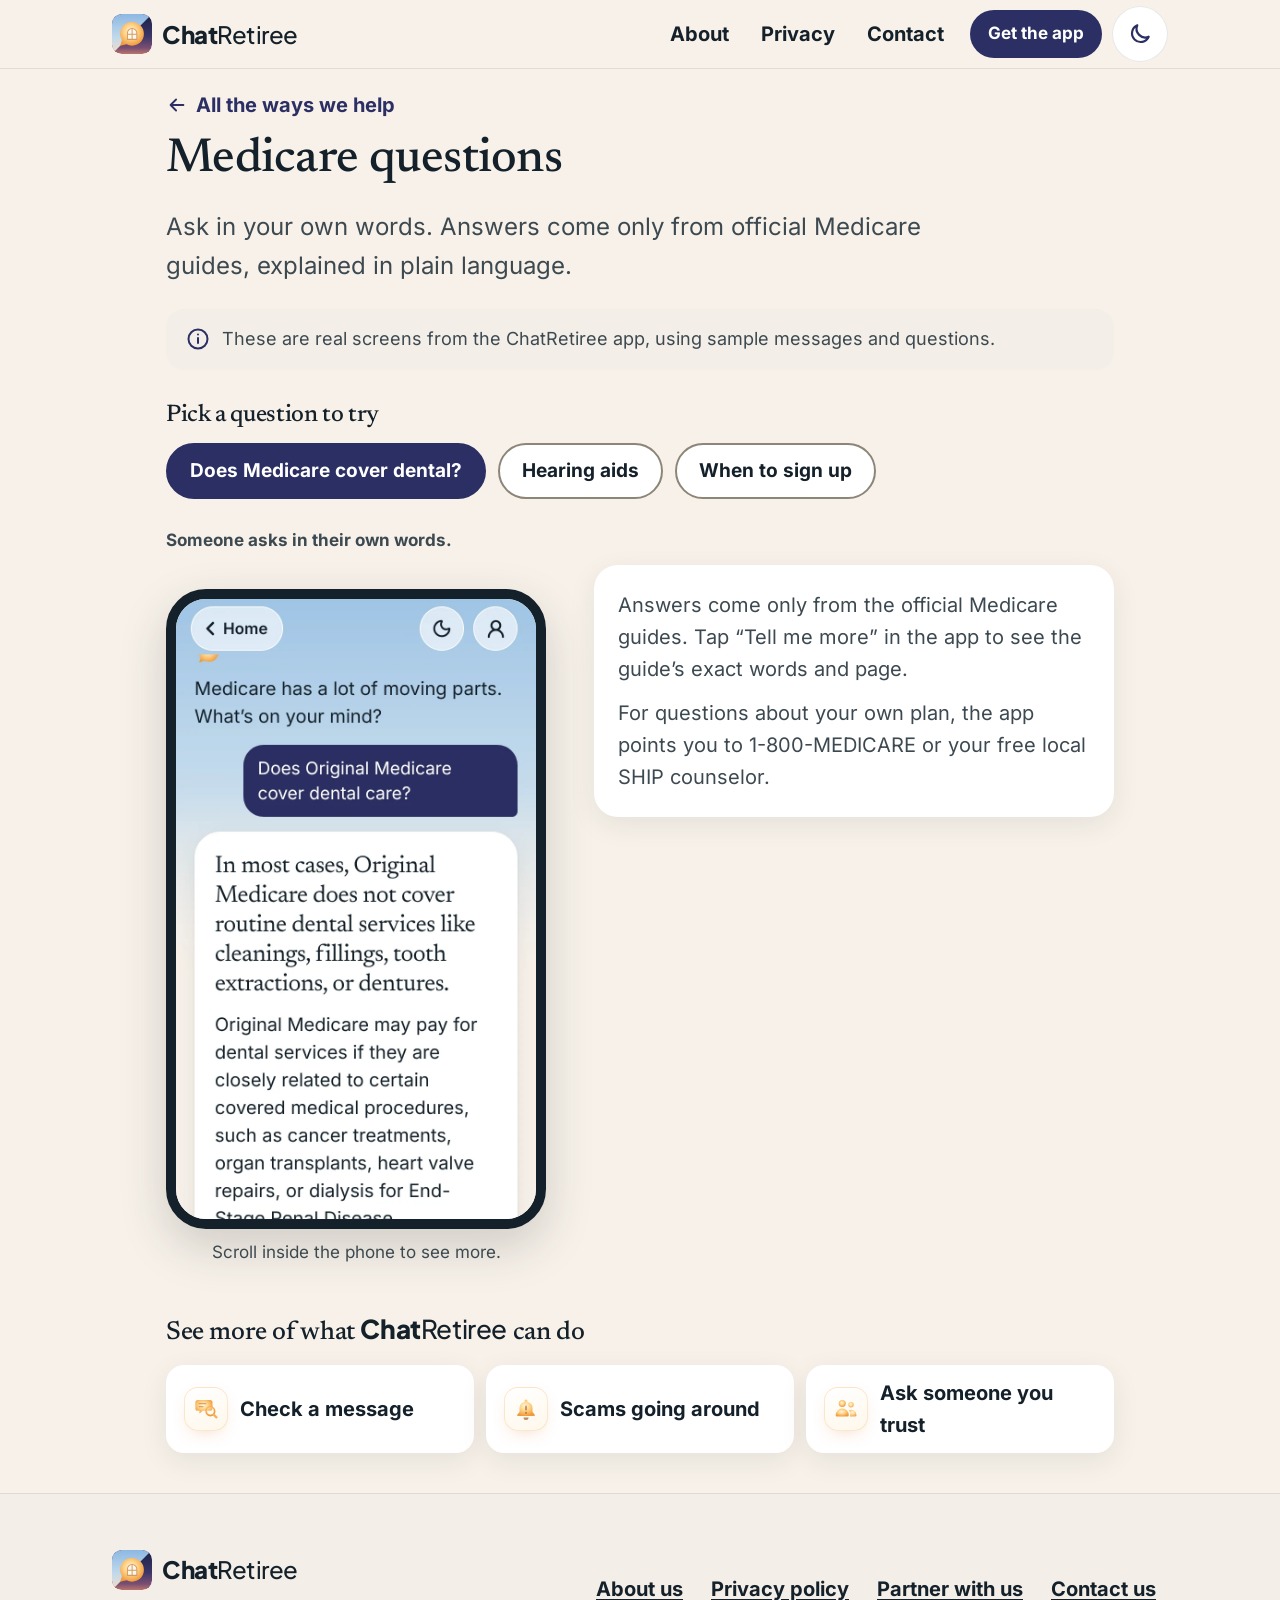
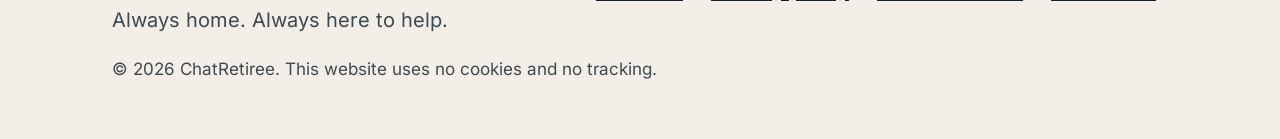
<file: examples/medicare/index.html>
<!doctype html>
<html lang="en">
<head>
<meta charset="utf-8">
<meta name="viewport" content="width=device-width, initial-scale=1">
<title>Example: Medicare questions · ChatRetiree</title>
<meta name="description" content="Tap through sample Medicare questions and ChatRetiree’s answers from the official guides.">
<meta name="theme-color" content="#F7F1E9">
<meta property="og:title" content="Example: Medicare questions · ChatRetiree">
<meta property="og:description" content="Tap through sample Medicare questions and ChatRetiree’s answers from the official guides.">
<meta property="og:image" content="https://chatretiree.com/assets/icon.png?v=48">
<link rel="icon" href="../../assets/favicon.png?v=48" type="image/png">
<link rel="apple-touch-icon" href="../../assets/icon.png?v=48">
<link rel="preload" href="../../assets/fonts/Inter_400Regular.woff2" as="font" type="font/woff2" crossorigin>
<link rel="preload" href="../../assets/fonts/Inter_700Bold.woff2" as="font" type="font/woff2" crossorigin>
<link rel="preload" href="../../assets/fonts/Newsreader_400Regular.woff2" as="font" type="font/woff2" crossorigin>
<link rel="stylesheet" href="../../assets/site.css?v=48">
<script src="../../assets/site.js?v=48"></script>
<script src="../../assets/examples.js?v=48"></script>
</head>
<body>
<svg class="sprite" width="0" height="0" aria-hidden="true" focusable="false"><defs><radialGradient id="crGlow" cx="45%" cy="40%" r="60%"><stop offset="0" stop-color="#FFF6DF"/><stop offset=".45" stop-color="#FFD58A"/><stop offset="1" stop-color="#F09A3E"/></radialGradient><radialGradient id="crTopic" cx="45%" cy="35%" r="70%"><stop offset="0" stop-color="#FFD27E"/><stop offset=".45" stop-color="#F5A23F"/><stop offset="1" stop-color="#D9711F"/></radialGradient><linearGradient id="crDusk" x1="0" y1="0" x2="0" y2="1"><stop offset="0" stop-color="#1B2147"/><stop offset=".55" stop-color="#3A3566"/><stop offset=".85" stop-color="#7A4F72"/><stop offset="1" stop-color="#B9746C"/></linearGradient><linearGradient id="crDay" x1="0" y1="0" x2="0" y2="1"><stop offset="0" stop-color="#8DB8E2"/><stop offset=".6" stop-color="#C3DAEC"/><stop offset="1" stop-color="#F7DCC4"/></linearGradient><radialGradient id="crHalo" cx="50%" cy="50%" r="50%"><stop offset=".3" stop-color="#FFC56E" stop-opacity=".55"/><stop offset="1" stop-color="#FFC56E" stop-opacity="0"/></radialGradient><linearGradient id="crPuff" x1="0" y1="0" x2="0" y2="1"><stop offset=".35" stop-color="#FFFFFF"/><stop offset="1" stop-color="#E3EAF4"/></linearGradient></defs></svg>
<a class="skip" href="#main">Skip to main content</a>
<header class="top"><div class="wrap">
  <a class="brand" href="../../" aria-label="ChatRetiree home"><svg viewBox="0 0 120 120" aria-hidden="true" focusable="false"><clipPath id="crClip"><rect width="120" height="120" rx="28"/></clipPath><g clip-path="url(#crClip)"><rect width="120" height="120" fill="url(#crDusk)"/><path d="M0 0H120L0 120z" fill="url(#crDay)"/></g><g transform="translate(-10.29 -6.31) scale(1.1778)"><path d="M60 26a30 30 0 1 1-13.8 56.6L29.5 86.5l4.6-14.6A30 30 0 0 1 60 26z" fill="url(#crGlow)"/><path d="M48 70V54a12 12 0 0 1 24 0v16z" fill="#FFF8EA" stroke="#D29B66" stroke-width="2.6" stroke-linejoin="round"/><path d="M60 42v28M48 57h24" stroke="#D29B66" stroke-width="2.6"/></g></svg><span><b>Chat</b>Retiree</span></a>
  <nav class="nav" aria-label="Main">
    <a href="../../about/" class="hide-sm">About</a>
    <a href="../../privacy/" class="hide-sm">Privacy</a>
    <a href="../../contact/" class="hide-sm">Contact</a>
    <a class="get-app" href="../../app/">Get the app</a>
    <button class="theme" type="button" hidden aria-label="Switch to dark" aria-pressed="false"><svg class="moon" viewBox="0 0 24 24" fill="none" stroke="currentColor" stroke-width="2" stroke-linecap="round" stroke-linejoin="round" aria-hidden="true" focusable="false"><path d="M20 14.5A8 8 0 0 1 9.5 4a8 8 0 1 0 10.5 10.5z"/></svg><svg class="sun" viewBox="0 0 24 24" fill="none" stroke="currentColor" stroke-width="2" stroke-linecap="round" stroke-linejoin="round" aria-hidden="true" focusable="false"><circle cx="12" cy="12" r="4"/><path d="M12 2v2M12 20v2M4.9 4.9l1.4 1.4M17.7 17.7l1.4 1.4M2 12h2M20 12h2M4.9 19.1l1.4-1.4M17.7 6.3l1.4-1.4"/></svg></button>
  </nav>
</div></header>
<main id="main">

<div class="ex-page">
  <a class="back" href="../../#help"><svg viewBox="0 0 24 24" fill="none" stroke="currentColor" stroke-width="2" stroke-linecap="round" stroke-linejoin="round" aria-hidden="true" focusable="false"><path d="M19 12H5M11 6l-6 6 6 6"/></svg>All the ways we help</a>
  <h1>Medicare questions</h1>
  <p class="lead">Ask in your own words. Answers come only from official Medicare guides, explained in plain language.</p>
  <p class="ex-note"><svg viewBox="0 0 24 24" fill="none" stroke="currentColor" stroke-width="2" stroke-linecap="round" stroke-linejoin="round" aria-hidden="true" focusable="false"><circle cx="12" cy="12" r="9.5"/><path d="M12 11v5M12 7.5h.01"/></svg><span>These are real screens from the ChatRetiree app, using sample messages and questions.</span></p>
  <div class="pick">
    <h2>Pick a question to try</h2>
    <div class="chips" role="group" aria-label="Pick a question to try"></div>
    <div class="examples" aria-live="polite">
      
<article class="ex" id="dental" data-chip="Does Medicare cover dental?">
  <h2 class="ex-h">Does Medicare cover dental?</h2>
  <p class="who-label">Someone asks in their own words.</p>
  <div class="ex-row">
    <div class="ex-phone"><div class="answer shown" tabindex="-1"><figure class="device "><div class="device-screen" tabindex="0" role="group" aria-label="App screen. Scroll to see more."><img src="../../assets/app/medicare-dental.webp?v=48" alt="Question: Does Original Medicare cover dental care? The app’s answer: In most cases, Original Medicare does not cover routine dental services like cleanings, fillings, tooth extractions, or dentures." width="390" height="844"></div></figure><p class="scroll-hint">Scroll inside the phone to see more.</p></div></div>
    <div class="ex-side"><p>Answers come only from the official Medicare guides. Tap “Tell me more” in the app to see the guide’s exact words and page.</p><p style="margin-top:12px">For questions about your own plan, the app points you to 1-800-MEDICARE or your free local SHIP counselor.</p></div>
  </div>
</article>
<article class="ex" id="hearing" data-chip="Hearing aids">
  <h2 class="ex-h">Hearing aids</h2>
  <p class="who-label">Someone asks in their own words.</p>
  <div class="ex-row">
    <div class="ex-phone"><div class="answer shown" tabindex="-1"><figure class="device "><div class="device-screen" tabindex="0" role="group" aria-label="App screen. Scroll to see more."><img src="../../assets/app/medicare-hearing.webp?v=48" alt="Question: Does Medicare pay for hearing aids? The app’s answer: Original Medicare does not cover hearing aids or exams for fitting them. Some Medicare Advantage Plans may offer coverage for hearing services that Original Medicare does not." width="390" height="844"></div></figure><p class="scroll-hint">Scroll inside the phone to see more.</p></div></div>
    <div class="ex-side"><p>Answers come only from the official Medicare guides. Tap “Tell me more” in the app to see the guide’s exact words and page.</p><p style="margin-top:12px">For questions about your own plan, the app points you to 1-800-MEDICARE or your free local SHIP counselor.</p></div>
  </div>
</article>
<article class="ex" id="signup" data-chip="When to sign up">
  <h2 class="ex-h">When to sign up</h2>
  <p class="who-label">Someone asks in their own words.</p>
  <div class="ex-row">
    <div class="ex-phone"><div class="answer shown" tabindex="-1"><figure class="device "><div class="device-screen" tabindex="0" role="group" aria-label="App screen. Scroll to see more."><img src="../../assets/app/medicare-signup.webp?v=48" alt="Question: When can I sign up for Medicare? The app asks what year they were born, which stays on the phone, and they answer 1958. The app’s answer: Your Initial Enrollment Period is a 7-month window that starts 3 months before the month you turn 65, includes your birthday month, and ends 3 months after." width="390" height="844"></div></figure><p class="scroll-hint">Scroll inside the phone to see more.</p></div></div>
    <div class="ex-side"><p>Answers come only from the official Medicare guides. Tap “Tell me more” in the app to see the guide’s exact words and page.</p><p style="margin-top:12px">For questions about your own plan, the app points you to 1-800-MEDICARE or your free local SHIP counselor.</p></div>
  </div>
</article>
    </div>
  </div>
  <div class="next-ex">
    <h2>See more of what <span class="wm"><b>Chat</b>Retiree</span> can do</h2>
    <div class="next-list"><a href="../check/"><span class="icon gl"><svg viewBox="0 0 120 120" aria-hidden="true" focusable="false"><g transform="translate(60 60) scale(1.04) translate(-61 -63)"><path d="M30 28h46a10 10 0 0 1 10 10v22a10 10 0 0 1-10 10H48l-12 10v-10h-6a10 10 0 0 1-10-10V38a10 10 0 0 1 10-10z" fill="url(#crGlow)"/><rect x="32" y="40" width="30" height="5" rx="2.5" fill="#A8581C" fill-opacity=".45"/><rect x="32" y="51" width="20" height="5" rx="2.5" fill="#A8581C" fill-opacity=".45"/><circle cx="78" cy="72" r="16" fill="#FFF6DF" fill-opacity=".25" stroke="url(#crGlow)" stroke-width="7"/><path d="M90 84l11 11" stroke="#F4B060" stroke-width="9" stroke-linecap="round"/></g></svg></span>Check a message</a><a href="../scams/"><span class="icon gl"><svg viewBox="0 0 120 120" aria-hidden="true" focusable="false"><g transform="translate(60 60) scale(1.0) translate(-60 -58)"><path d="M60 20a6 6 0 0 1 6 6v3.5A26 26 0 0 1 86 55v15l9 11a3 3 0 0 1-2.3 5H27.3a3 3 0 0 1-2.3-5l9-11V55a26 26 0 0 1 20-25.5V26a6 6 0 0 1 6-6z" fill="url(#crGlow)"/><path d="M50 92a10 10 0 0 0 20 0z" fill="#A8581C" fill-opacity=".7"/><rect x="56" y="44" width="8" height="20" rx="4" fill="#A8581C" fill-opacity=".6"/><circle cx="60" cy="73" r="4.5" fill="#A8581C" fill-opacity=".6"/></g></svg></span>Scams going around</a><a href="../trusted/"><span class="icon gl"><svg viewBox="0 0 120 120" aria-hidden="true" focusable="false"><g transform="translate(60 60) scale(1.0) translate(-60 -64)"><circle cx="45" cy="42" r="14" fill="url(#crGlow)"/><path d="M19 88a26 26 0 0 1 52 0v2a4 4 0 0 1-4 4H23a4 4 0 0 1-4-4z" fill="url(#crGlow)"/><circle cx="80" cy="47" r="11" fill="url(#crGlow)" fill-opacity=".85"/><path d="M76 94h22a4 4 0 0 0 4-4v-1a22 22 0 0 0-30-20.5A31 31 0 0 1 77 88z" fill="url(#crGlow)" fill-opacity=".85"/></g></svg></span>Ask someone you trust</a></div>
  </div>
</div>
</main>
<footer><div class="wrap">
  <div>
    <a class="brand" href="../../" aria-label="ChatRetiree home"><svg viewBox="0 0 120 120" aria-hidden="true" focusable="false"><clipPath id="crClip"><rect width="120" height="120" rx="28"/></clipPath><g clip-path="url(#crClip)"><rect width="120" height="120" fill="url(#crDusk)"/><path d="M0 0H120L0 120z" fill="url(#crDay)"/></g><g transform="translate(-10.29 -6.31) scale(1.1778)"><path d="M60 26a30 30 0 1 1-13.8 56.6L29.5 86.5l4.6-14.6A30 30 0 0 1 60 26z" fill="url(#crGlow)"/><path d="M48 70V54a12 12 0 0 1 24 0v16z" fill="#FFF8EA" stroke="#D29B66" stroke-width="2.6" stroke-linejoin="round"/><path d="M60 42v28M48 57h24" stroke="#D29B66" stroke-width="2.6"/></g></svg><span><b>Chat</b>Retiree</span></a>
    <p class="tag">Always home. Always here to help.</p>
  </div>
  <nav aria-label="Footer">
    <a href="../../about/">About us</a>
    <a href="../../privacy/">Privacy policy</a>
    <a href="../../#partner">Partner with us</a>
    <a href="../../contact/">Contact us</a>
  </nav>
  <small>© 2026 ChatRetiree. This website uses no cookies and no tracking.</small>
</div></footer>
</body>
</html>
</file>
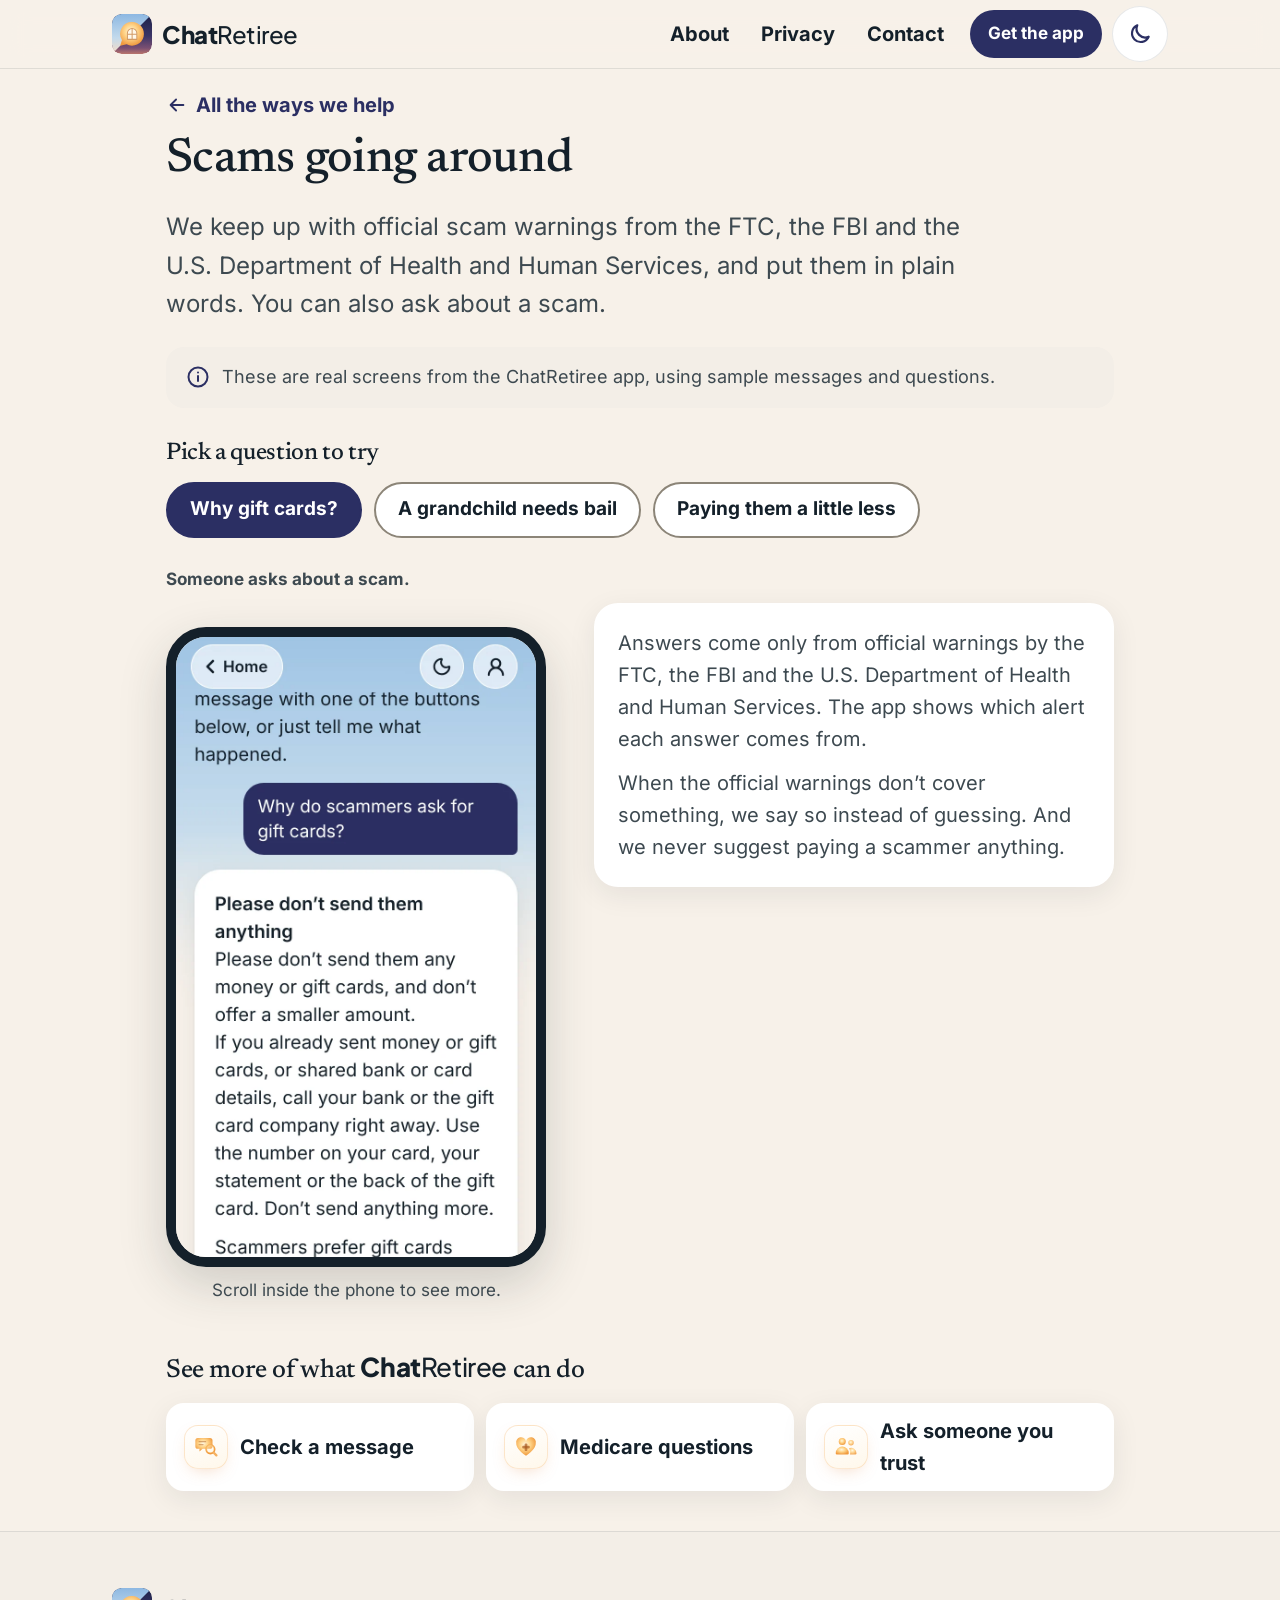
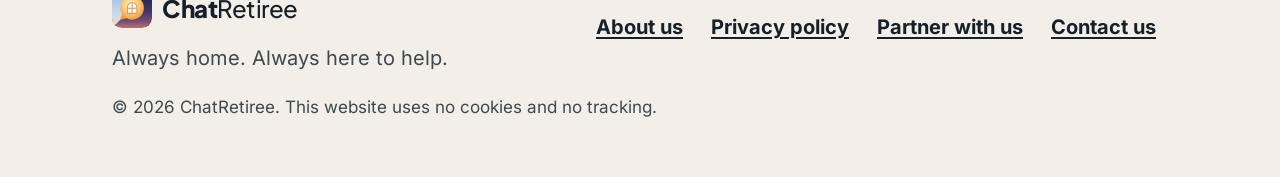
<file: examples/scams/index.html>
<!doctype html>
<html lang="en">
<head>
<meta charset="utf-8">
<meta name="viewport" content="width=device-width, initial-scale=1">
<title>Example: scams going around · ChatRetiree</title>
<meta name="description" content="Tap through questions about scams, answered from official FTC, FBI and HHS alerts.">
<meta name="theme-color" content="#F7F1E9">
<meta property="og:title" content="Example: scams going around · ChatRetiree">
<meta property="og:description" content="Tap through questions about scams, answered from official FTC, FBI and HHS alerts.">
<meta property="og:image" content="https://chatretiree.com/assets/icon.png?v=48">
<link rel="icon" href="../../assets/favicon.png?v=48" type="image/png">
<link rel="apple-touch-icon" href="../../assets/icon.png?v=48">
<link rel="preload" href="../../assets/fonts/Inter_400Regular.woff2" as="font" type="font/woff2" crossorigin>
<link rel="preload" href="../../assets/fonts/Inter_700Bold.woff2" as="font" type="font/woff2" crossorigin>
<link rel="preload" href="../../assets/fonts/Newsreader_400Regular.woff2" as="font" type="font/woff2" crossorigin>
<link rel="stylesheet" href="../../assets/site.css?v=48">
<script src="../../assets/site.js?v=48"></script>
<script src="../../assets/examples.js?v=48"></script>
</head>
<body>
<svg class="sprite" width="0" height="0" aria-hidden="true" focusable="false"><defs><radialGradient id="crGlow" cx="45%" cy="40%" r="60%"><stop offset="0" stop-color="#FFF6DF"/><stop offset=".45" stop-color="#FFD58A"/><stop offset="1" stop-color="#F09A3E"/></radialGradient><radialGradient id="crTopic" cx="45%" cy="35%" r="70%"><stop offset="0" stop-color="#FFD27E"/><stop offset=".45" stop-color="#F5A23F"/><stop offset="1" stop-color="#D9711F"/></radialGradient><linearGradient id="crDusk" x1="0" y1="0" x2="0" y2="1"><stop offset="0" stop-color="#1B2147"/><stop offset=".55" stop-color="#3A3566"/><stop offset=".85" stop-color="#7A4F72"/><stop offset="1" stop-color="#B9746C"/></linearGradient><linearGradient id="crDay" x1="0" y1="0" x2="0" y2="1"><stop offset="0" stop-color="#8DB8E2"/><stop offset=".6" stop-color="#C3DAEC"/><stop offset="1" stop-color="#F7DCC4"/></linearGradient><radialGradient id="crHalo" cx="50%" cy="50%" r="50%"><stop offset=".3" stop-color="#FFC56E" stop-opacity=".55"/><stop offset="1" stop-color="#FFC56E" stop-opacity="0"/></radialGradient><linearGradient id="crPuff" x1="0" y1="0" x2="0" y2="1"><stop offset=".35" stop-color="#FFFFFF"/><stop offset="1" stop-color="#E3EAF4"/></linearGradient></defs></svg>
<a class="skip" href="#main">Skip to main content</a>
<header class="top"><div class="wrap">
  <a class="brand" href="../../" aria-label="ChatRetiree home"><svg viewBox="0 0 120 120" aria-hidden="true" focusable="false"><clipPath id="crClip"><rect width="120" height="120" rx="28"/></clipPath><g clip-path="url(#crClip)"><rect width="120" height="120" fill="url(#crDusk)"/><path d="M0 0H120L0 120z" fill="url(#crDay)"/></g><g transform="translate(-10.29 -6.31) scale(1.1778)"><path d="M60 26a30 30 0 1 1-13.8 56.6L29.5 86.5l4.6-14.6A30 30 0 0 1 60 26z" fill="url(#crGlow)"/><path d="M48 70V54a12 12 0 0 1 24 0v16z" fill="#FFF8EA" stroke="#D29B66" stroke-width="2.6" stroke-linejoin="round"/><path d="M60 42v28M48 57h24" stroke="#D29B66" stroke-width="2.6"/></g></svg><span><b>Chat</b>Retiree</span></a>
  <nav class="nav" aria-label="Main">
    <a href="../../about/" class="hide-sm">About</a>
    <a href="../../privacy/" class="hide-sm">Privacy</a>
    <a href="../../contact/" class="hide-sm">Contact</a>
    <a class="get-app" href="../../app/">Get the app</a>
    <button class="theme" type="button" hidden aria-label="Switch to dark" aria-pressed="false"><svg class="moon" viewBox="0 0 24 24" fill="none" stroke="currentColor" stroke-width="2" stroke-linecap="round" stroke-linejoin="round" aria-hidden="true" focusable="false"><path d="M20 14.5A8 8 0 0 1 9.5 4a8 8 0 1 0 10.5 10.5z"/></svg><svg class="sun" viewBox="0 0 24 24" fill="none" stroke="currentColor" stroke-width="2" stroke-linecap="round" stroke-linejoin="round" aria-hidden="true" focusable="false"><circle cx="12" cy="12" r="4"/><path d="M12 2v2M12 20v2M4.9 4.9l1.4 1.4M17.7 17.7l1.4 1.4M2 12h2M20 12h2M4.9 19.1l1.4-1.4M17.7 6.3l1.4-1.4"/></svg></button>
  </nav>
</div></header>
<main id="main">

<div class="ex-page">
  <a class="back" href="../../#help"><svg viewBox="0 0 24 24" fill="none" stroke="currentColor" stroke-width="2" stroke-linecap="round" stroke-linejoin="round" aria-hidden="true" focusable="false"><path d="M19 12H5M11 6l-6 6 6 6"/></svg>All the ways we help</a>
  <h1>Scams going around</h1>
  <p class="lead">We keep up with official scam warnings from the FTC, the FBI and the U.S. Department of Health and Human Services, and put them in plain words. You can also ask about a scam.</p>
  <p class="ex-note"><svg viewBox="0 0 24 24" fill="none" stroke="currentColor" stroke-width="2" stroke-linecap="round" stroke-linejoin="round" aria-hidden="true" focusable="false"><circle cx="12" cy="12" r="9.5"/><path d="M12 11v5M12 7.5h.01"/></svg><span>These are real screens from the ChatRetiree app, using sample messages and questions.</span></p>
  <div class="pick">
    <h2>Pick a question to try</h2>
    <div class="chips" role="group" aria-label="Pick a question to try"></div>
    <div class="examples" aria-live="polite">
      
<article class="ex" id="giftcards" data-chip="Why gift cards?">
  <h2 class="ex-h">Why gift cards?</h2>
  <p class="who-label">Someone asks about a scam.</p>
  <div class="ex-row">
    <div class="ex-phone"><div class="answer shown" tabindex="-1"><figure class="device "><div class="device-screen" tabindex="0" role="group" aria-label="App screen. Scroll to see more."><img src="../../assets/app/scam-giftcards.webp?v=48" alt="Question: Why do scammers ask for gift cards? The app first says: Please don’t send them anything. Then the short answer: Scammers prefer gift cards because it is almost impossible to get your money back once they have collected it. Scammers want you to panic and send money quickly, before you have time to think or talk to someone you trust." width="390" height="844"></div></figure><p class="scroll-hint">Scroll inside the phone to see more.</p></div></div>
    <div class="ex-side"><p>Answers come only from official warnings by the FTC, the FBI and the U.S. Department of Health and Human Services. The app shows which alert each answer comes from.</p><p style="margin-top:12px">When the official warnings don’t cover something, we say so instead of guessing. And we never suggest paying a scammer anything.</p></div>
  </div>
</article>
<article class="ex" id="bail" data-chip="A grandchild needs bail">
  <h2 class="ex-h">A grandchild needs bail</h2>
  <p class="who-label">Someone asks about a scam.</p>
  <div class="ex-row">
    <div class="ex-phone"><div class="answer shown" tabindex="-1"><figure class="device "><div class="device-screen" tabindex="0" role="group" aria-label="App screen. Scroll to see more."><img src="../../assets/app/scam-bail.webp?v=48" alt="Question: Someone says my grandson is in jail and needs bail money. What do I do? The app first says: Please don’t send them anything. Then: If you get a call from someone claiming to be a family member in trouble, slow down and hang up the phone. Then call another family member or friend to check whether the story is true." width="390" height="844"></div></figure><p class="scroll-hint">Scroll inside the phone to see more.</p></div></div>
    <div class="ex-side"><p>Answers come only from official warnings by the FTC, the FBI and the U.S. Department of Health and Human Services. The app shows which alert each answer comes from.</p><p style="margin-top:12px">When the official warnings don’t cover something, we say so instead of guessing. And we never suggest paying a scammer anything.</p></div>
  </div>
</article>
<article class="ex" id="haggle" data-chip="Paying them a little less">
  <h2 class="ex-h">Paying them a little less</h2>
  <p class="who-label">Someone asks about a scam.</p>
  <div class="ex-row">
    <div class="ex-phone"><div class="answer shown" tabindex="-1"><figure class="device "><div class="device-screen" tabindex="0" role="group" aria-label="App screen. Scroll to see more."><img src="../../assets/app/scam-haggle.webp?v=48" alt="Question: Should I offer the scammer a smaller amount so they leave me alone? The app says: Please don’t send them anything. Please don’t send them any money or gift cards, and don’t offer a smaller amount. If you already sent money or gift cards, call your bank or the gift card company right away." width="390" height="844"></div></figure><p class="scroll-hint">Scroll inside the phone to see more.</p></div></div>
    <div class="ex-side"><p>Answers come only from official warnings by the FTC, the FBI and the U.S. Department of Health and Human Services. The app shows which alert each answer comes from.</p><p style="margin-top:12px">When the official warnings don’t cover something, we say so instead of guessing. And we never suggest paying a scammer anything.</p></div>
  </div>
</article>
    </div>
  </div>
  <div class="next-ex">
    <h2>See more of what <span class="wm"><b>Chat</b>Retiree</span> can do</h2>
    <div class="next-list"><a href="../check/"><span class="icon gl"><svg viewBox="0 0 120 120" aria-hidden="true" focusable="false"><g transform="translate(60 60) scale(1.04) translate(-61 -63)"><path d="M30 28h46a10 10 0 0 1 10 10v22a10 10 0 0 1-10 10H48l-12 10v-10h-6a10 10 0 0 1-10-10V38a10 10 0 0 1 10-10z" fill="url(#crGlow)"/><rect x="32" y="40" width="30" height="5" rx="2.5" fill="#A8581C" fill-opacity=".45"/><rect x="32" y="51" width="20" height="5" rx="2.5" fill="#A8581C" fill-opacity=".45"/><circle cx="78" cy="72" r="16" fill="#FFF6DF" fill-opacity=".25" stroke="url(#crGlow)" stroke-width="7"/><path d="M90 84l11 11" stroke="#F4B060" stroke-width="9" stroke-linecap="round"/></g></svg></span>Check a message</a><a href="../medicare/"><span class="icon gl"><svg viewBox="0 0 120 120" aria-hidden="true" focusable="false"><g transform="translate(60 60) scale(1.0) translate(-60 -61.5)"><path d="M60 96C31 77 21 61 21 46.5A19 19 0 0 1 60 38a19 19 0 0 1 39 8.5C99 61 89 77 60 96z" fill="url(#crGlow)"/><rect x="54.5" y="47" width="11" height="30" rx="4" fill="#A8581C" fill-opacity=".7"/><rect x="45" y="56.5" width="30" height="11" rx="4" fill="#A8581C" fill-opacity=".7"/></g></svg></span>Medicare questions</a><a href="../trusted/"><span class="icon gl"><svg viewBox="0 0 120 120" aria-hidden="true" focusable="false"><g transform="translate(60 60) scale(1.0) translate(-60 -64)"><circle cx="45" cy="42" r="14" fill="url(#crGlow)"/><path d="M19 88a26 26 0 0 1 52 0v2a4 4 0 0 1-4 4H23a4 4 0 0 1-4-4z" fill="url(#crGlow)"/><circle cx="80" cy="47" r="11" fill="url(#crGlow)" fill-opacity=".85"/><path d="M76 94h22a4 4 0 0 0 4-4v-1a22 22 0 0 0-30-20.5A31 31 0 0 1 77 88z" fill="url(#crGlow)" fill-opacity=".85"/></g></svg></span>Ask someone you trust</a></div>
  </div>
</div>
</main>
<footer><div class="wrap">
  <div>
    <a class="brand" href="../../" aria-label="ChatRetiree home"><svg viewBox="0 0 120 120" aria-hidden="true" focusable="false"><clipPath id="crClip"><rect width="120" height="120" rx="28"/></clipPath><g clip-path="url(#crClip)"><rect width="120" height="120" fill="url(#crDusk)"/><path d="M0 0H120L0 120z" fill="url(#crDay)"/></g><g transform="translate(-10.29 -6.31) scale(1.1778)"><path d="M60 26a30 30 0 1 1-13.8 56.6L29.5 86.5l4.6-14.6A30 30 0 0 1 60 26z" fill="url(#crGlow)"/><path d="M48 70V54a12 12 0 0 1 24 0v16z" fill="#FFF8EA" stroke="#D29B66" stroke-width="2.6" stroke-linejoin="round"/><path d="M60 42v28M48 57h24" stroke="#D29B66" stroke-width="2.6"/></g></svg><span><b>Chat</b>Retiree</span></a>
    <p class="tag">Always home. Always here to help.</p>
  </div>
  <nav aria-label="Footer">
    <a href="../../about/">About us</a>
    <a href="../../privacy/">Privacy policy</a>
    <a href="../../#partner">Partner with us</a>
    <a href="../../contact/">Contact us</a>
  </nav>
  <small>© 2026 ChatRetiree. This website uses no cookies and no tracking.</small>
</div></footer>
</body>
</html>
</file>
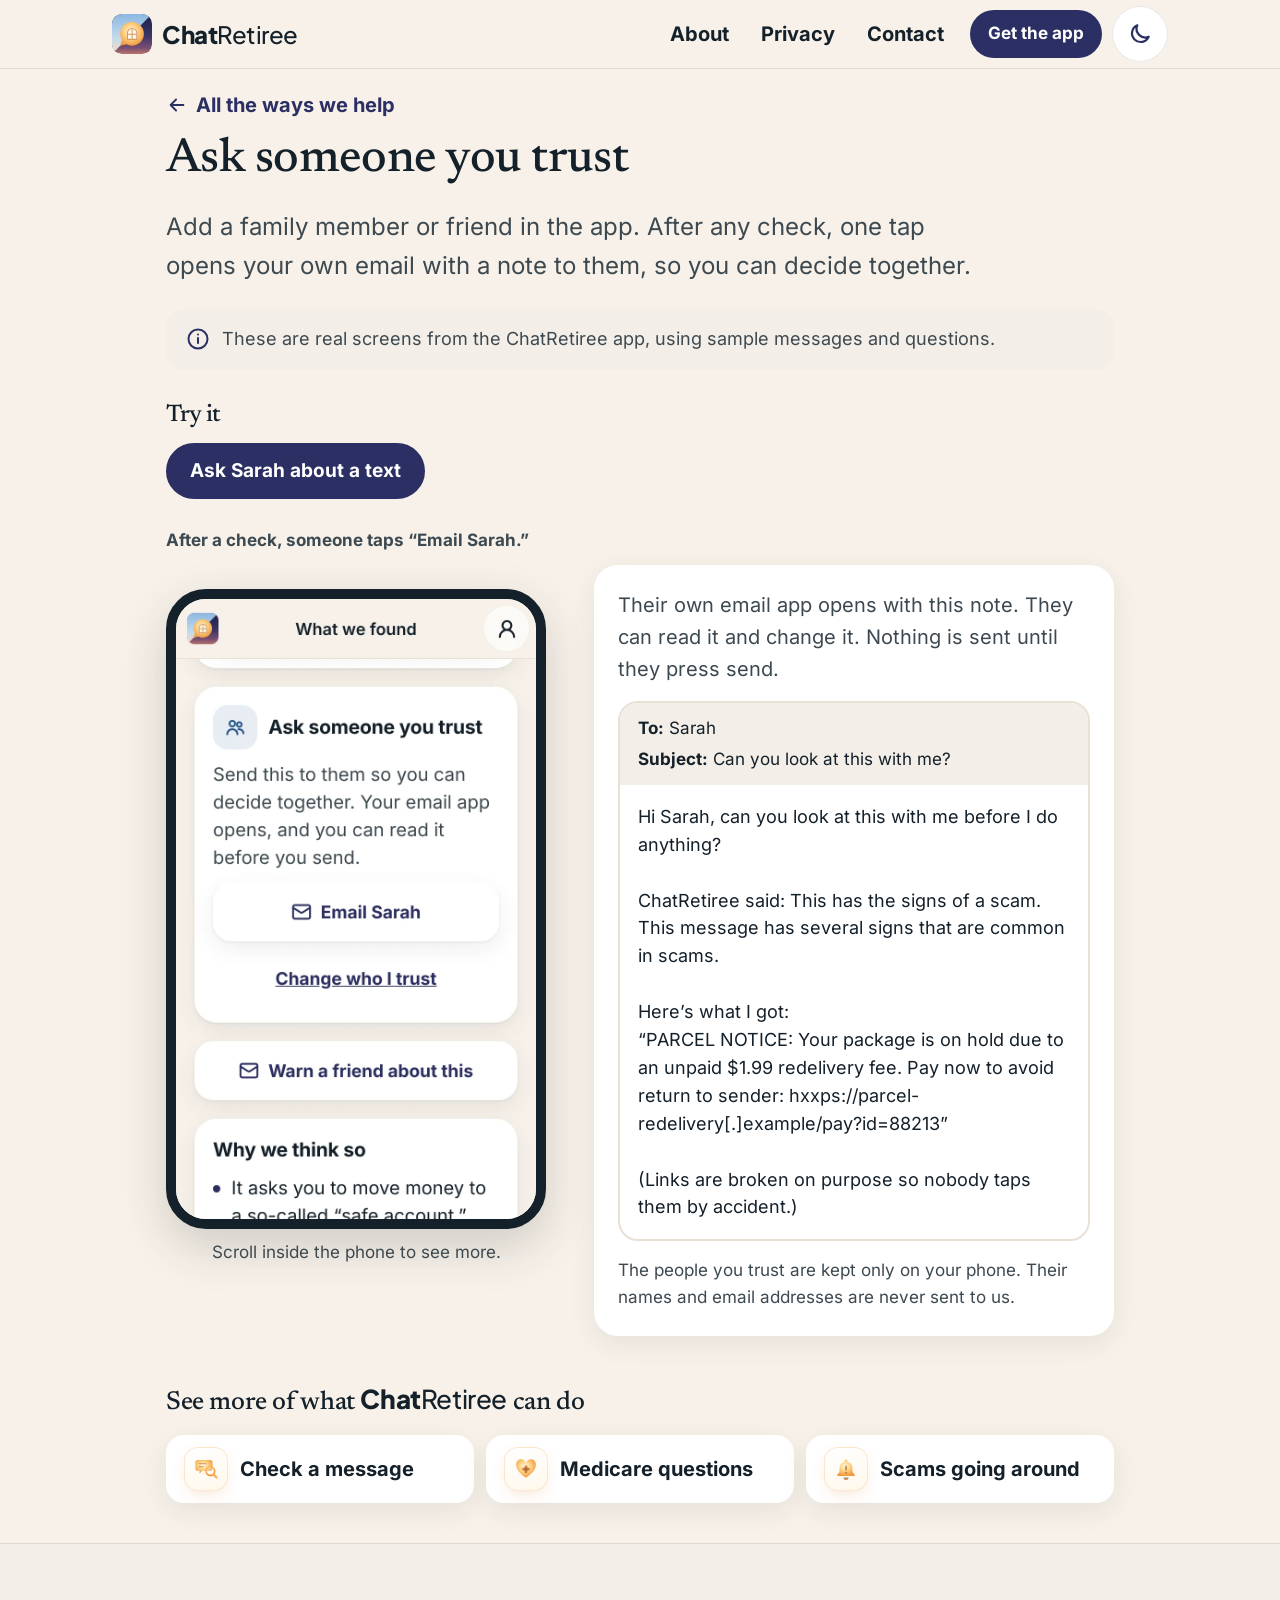
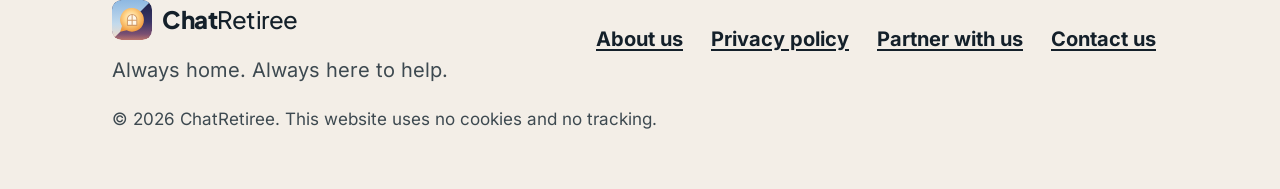
<file: examples/trusted/index.html>
<!doctype html>
<html lang="en">
<head>
<meta charset="utf-8">
<meta name="viewport" content="width=device-width, initial-scale=1">
<title>Example: ask someone you trust · ChatRetiree</title>
<meta name="description" content="See how ChatRetiree helps you send what you found to someone you trust.">
<meta name="theme-color" content="#F7F1E9">
<meta property="og:title" content="Example: ask someone you trust · ChatRetiree">
<meta property="og:description" content="See how ChatRetiree helps you send what you found to someone you trust.">
<meta property="og:image" content="https://chatretiree.com/assets/icon.png?v=48">
<link rel="icon" href="../../assets/favicon.png?v=48" type="image/png">
<link rel="apple-touch-icon" href="../../assets/icon.png?v=48">
<link rel="preload" href="../../assets/fonts/Inter_400Regular.woff2" as="font" type="font/woff2" crossorigin>
<link rel="preload" href="../../assets/fonts/Inter_700Bold.woff2" as="font" type="font/woff2" crossorigin>
<link rel="preload" href="../../assets/fonts/Newsreader_400Regular.woff2" as="font" type="font/woff2" crossorigin>
<link rel="stylesheet" href="../../assets/site.css?v=48">
<script src="../../assets/site.js?v=48"></script>
<script src="../../assets/examples.js?v=48"></script>
</head>
<body>
<svg class="sprite" width="0" height="0" aria-hidden="true" focusable="false"><defs><radialGradient id="crGlow" cx="45%" cy="40%" r="60%"><stop offset="0" stop-color="#FFF6DF"/><stop offset=".45" stop-color="#FFD58A"/><stop offset="1" stop-color="#F09A3E"/></radialGradient><radialGradient id="crTopic" cx="45%" cy="35%" r="70%"><stop offset="0" stop-color="#FFD27E"/><stop offset=".45" stop-color="#F5A23F"/><stop offset="1" stop-color="#D9711F"/></radialGradient><linearGradient id="crDusk" x1="0" y1="0" x2="0" y2="1"><stop offset="0" stop-color="#1B2147"/><stop offset=".55" stop-color="#3A3566"/><stop offset=".85" stop-color="#7A4F72"/><stop offset="1" stop-color="#B9746C"/></linearGradient><linearGradient id="crDay" x1="0" y1="0" x2="0" y2="1"><stop offset="0" stop-color="#8DB8E2"/><stop offset=".6" stop-color="#C3DAEC"/><stop offset="1" stop-color="#F7DCC4"/></linearGradient><radialGradient id="crHalo" cx="50%" cy="50%" r="50%"><stop offset=".3" stop-color="#FFC56E" stop-opacity=".55"/><stop offset="1" stop-color="#FFC56E" stop-opacity="0"/></radialGradient><linearGradient id="crPuff" x1="0" y1="0" x2="0" y2="1"><stop offset=".35" stop-color="#FFFFFF"/><stop offset="1" stop-color="#E3EAF4"/></linearGradient></defs></svg>
<a class="skip" href="#main">Skip to main content</a>
<header class="top"><div class="wrap">
  <a class="brand" href="../../" aria-label="ChatRetiree home"><svg viewBox="0 0 120 120" aria-hidden="true" focusable="false"><clipPath id="crClip"><rect width="120" height="120" rx="28"/></clipPath><g clip-path="url(#crClip)"><rect width="120" height="120" fill="url(#crDusk)"/><path d="M0 0H120L0 120z" fill="url(#crDay)"/></g><g transform="translate(-10.29 -6.31) scale(1.1778)"><path d="M60 26a30 30 0 1 1-13.8 56.6L29.5 86.5l4.6-14.6A30 30 0 0 1 60 26z" fill="url(#crGlow)"/><path d="M48 70V54a12 12 0 0 1 24 0v16z" fill="#FFF8EA" stroke="#D29B66" stroke-width="2.6" stroke-linejoin="round"/><path d="M60 42v28M48 57h24" stroke="#D29B66" stroke-width="2.6"/></g></svg><span><b>Chat</b>Retiree</span></a>
  <nav class="nav" aria-label="Main">
    <a href="../../about/" class="hide-sm">About</a>
    <a href="../../privacy/" class="hide-sm">Privacy</a>
    <a href="../../contact/" class="hide-sm">Contact</a>
    <a class="get-app" href="../../app/">Get the app</a>
    <button class="theme" type="button" hidden aria-label="Switch to dark" aria-pressed="false"><svg class="moon" viewBox="0 0 24 24" fill="none" stroke="currentColor" stroke-width="2" stroke-linecap="round" stroke-linejoin="round" aria-hidden="true" focusable="false"><path d="M20 14.5A8 8 0 0 1 9.5 4a8 8 0 1 0 10.5 10.5z"/></svg><svg class="sun" viewBox="0 0 24 24" fill="none" stroke="currentColor" stroke-width="2" stroke-linecap="round" stroke-linejoin="round" aria-hidden="true" focusable="false"><circle cx="12" cy="12" r="4"/><path d="M12 2v2M12 20v2M4.9 4.9l1.4 1.4M17.7 17.7l1.4 1.4M2 12h2M20 12h2M4.9 19.1l1.4-1.4M17.7 6.3l1.4-1.4"/></svg></button>
  </nav>
</div></header>
<main id="main">

<div class="ex-page">
  <a class="back" href="../../#help"><svg viewBox="0 0 24 24" fill="none" stroke="currentColor" stroke-width="2" stroke-linecap="round" stroke-linejoin="round" aria-hidden="true" focusable="false"><path d="M19 12H5M11 6l-6 6 6 6"/></svg>All the ways we help</a>
  <h1>Ask someone you trust</h1>
  <p class="lead">Add a family member or friend in the app. After any check, one tap opens your own email with a note to them, so you can decide together.</p>
  <p class="ex-note"><svg viewBox="0 0 24 24" fill="none" stroke="currentColor" stroke-width="2" stroke-linecap="round" stroke-linejoin="round" aria-hidden="true" focusable="false"><circle cx="12" cy="12" r="9.5"/><path d="M12 11v5M12 7.5h.01"/></svg><span>These are real screens from the ChatRetiree app, using sample messages and questions.</span></p>
  <div class="pick">
    <h2>Try it</h2>
    <div class="chips" role="group" aria-label="Try it"></div>
    <div class="examples" aria-live="polite">
      
<article class="ex" id="sarah" data-chip="Ask Sarah about a text">
  <h2 class="ex-h">Ask Sarah about a text</h2>
  <p class="who-label">After a check, someone taps “Email Sarah.”</p>
  <div class="ex-row">
    <div class="ex-phone"><div class="answer shown" tabindex="-1"><figure class="device "><div class="device-screen" tabindex="0" role="group" aria-label="App screen. Scroll to see more."><img src="../../assets/app/trusted.webp?v=48" alt="The app’s result screen with an Ask someone you trust card and an Email Sarah button." width="390" height="844"></div></figure><p class="scroll-hint">Scroll inside the phone to see more.</p></div></div>
    <div class="ex-side"><p>Their own email app opens with this note. They can read it and change it. Nothing is sent until they press send.</p><div class="email" style="margin-top:16px"><div class="hdr"><div><strong>To:</strong> Sarah</div><div><strong>Subject:</strong> Can you look at this with me?</div></div><div class="body">Hi Sarah, can you look at this with me before I do anything?

ChatRetiree said: This has the signs of a scam.
This message has several signs that are common in scams.

Here’s what I got:
“PARCEL NOTICE: Your package is on hold due to an unpaid $1.99 redelivery fee. Pay now to avoid return to sender: hxxps://parcel-redelivery[.]example/pay?id=88213”

(Links are broken on purpose so nobody taps them by accident.)</div></div><p class="cite" style="margin-top:16px">The people you trust are kept only on your phone. Their names and email addresses are never sent to us.</p></div>
  </div>
</article>
    </div>
  </div>
  <div class="next-ex">
    <h2>See more of what <span class="wm"><b>Chat</b>Retiree</span> can do</h2>
    <div class="next-list"><a href="../check/"><span class="icon gl"><svg viewBox="0 0 120 120" aria-hidden="true" focusable="false"><g transform="translate(60 60) scale(1.04) translate(-61 -63)"><path d="M30 28h46a10 10 0 0 1 10 10v22a10 10 0 0 1-10 10H48l-12 10v-10h-6a10 10 0 0 1-10-10V38a10 10 0 0 1 10-10z" fill="url(#crGlow)"/><rect x="32" y="40" width="30" height="5" rx="2.5" fill="#A8581C" fill-opacity=".45"/><rect x="32" y="51" width="20" height="5" rx="2.5" fill="#A8581C" fill-opacity=".45"/><circle cx="78" cy="72" r="16" fill="#FFF6DF" fill-opacity=".25" stroke="url(#crGlow)" stroke-width="7"/><path d="M90 84l11 11" stroke="#F4B060" stroke-width="9" stroke-linecap="round"/></g></svg></span>Check a message</a><a href="../medicare/"><span class="icon gl"><svg viewBox="0 0 120 120" aria-hidden="true" focusable="false"><g transform="translate(60 60) scale(1.0) translate(-60 -61.5)"><path d="M60 96C31 77 21 61 21 46.5A19 19 0 0 1 60 38a19 19 0 0 1 39 8.5C99 61 89 77 60 96z" fill="url(#crGlow)"/><rect x="54.5" y="47" width="11" height="30" rx="4" fill="#A8581C" fill-opacity=".7"/><rect x="45" y="56.5" width="30" height="11" rx="4" fill="#A8581C" fill-opacity=".7"/></g></svg></span>Medicare questions</a><a href="../scams/"><span class="icon gl"><svg viewBox="0 0 120 120" aria-hidden="true" focusable="false"><g transform="translate(60 60) scale(1.0) translate(-60 -58)"><path d="M60 20a6 6 0 0 1 6 6v3.5A26 26 0 0 1 86 55v15l9 11a3 3 0 0 1-2.3 5H27.3a3 3 0 0 1-2.3-5l9-11V55a26 26 0 0 1 20-25.5V26a6 6 0 0 1 6-6z" fill="url(#crGlow)"/><path d="M50 92a10 10 0 0 0 20 0z" fill="#A8581C" fill-opacity=".7"/><rect x="56" y="44" width="8" height="20" rx="4" fill="#A8581C" fill-opacity=".6"/><circle cx="60" cy="73" r="4.5" fill="#A8581C" fill-opacity=".6"/></g></svg></span>Scams going around</a></div>
  </div>
</div>
</main>
<footer><div class="wrap">
  <div>
    <a class="brand" href="../../" aria-label="ChatRetiree home"><svg viewBox="0 0 120 120" aria-hidden="true" focusable="false"><clipPath id="crClip"><rect width="120" height="120" rx="28"/></clipPath><g clip-path="url(#crClip)"><rect width="120" height="120" fill="url(#crDusk)"/><path d="M0 0H120L0 120z" fill="url(#crDay)"/></g><g transform="translate(-10.29 -6.31) scale(1.1778)"><path d="M60 26a30 30 0 1 1-13.8 56.6L29.5 86.5l4.6-14.6A30 30 0 0 1 60 26z" fill="url(#crGlow)"/><path d="M48 70V54a12 12 0 0 1 24 0v16z" fill="#FFF8EA" stroke="#D29B66" stroke-width="2.6" stroke-linejoin="round"/><path d="M60 42v28M48 57h24" stroke="#D29B66" stroke-width="2.6"/></g></svg><span><b>Chat</b>Retiree</span></a>
    <p class="tag">Always home. Always here to help.</p>
  </div>
  <nav aria-label="Footer">
    <a href="../../about/">About us</a>
    <a href="../../privacy/">Privacy policy</a>
    <a href="../../#partner">Partner with us</a>
    <a href="../../contact/">Contact us</a>
  </nav>
  <small>© 2026 ChatRetiree. This website uses no cookies and no tracking.</small>
</div></footer>
</body>
</html>
</file>
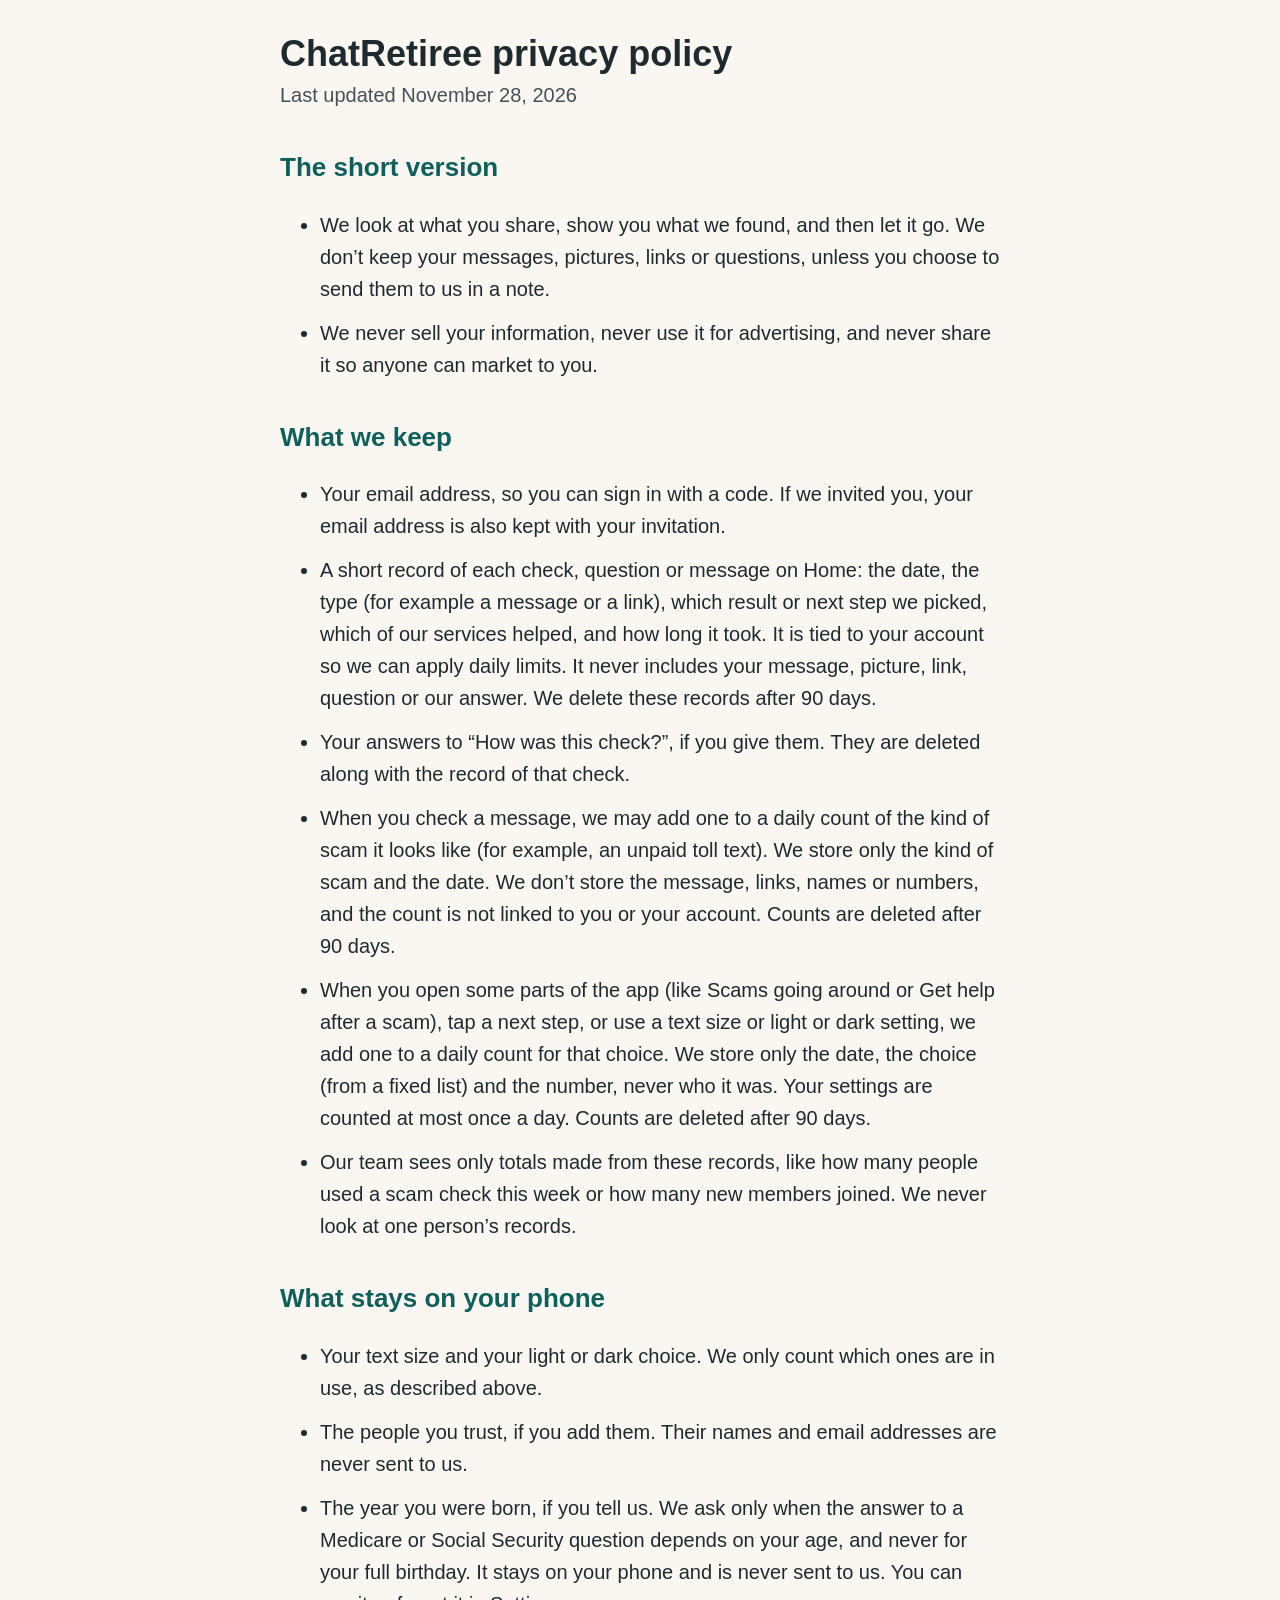
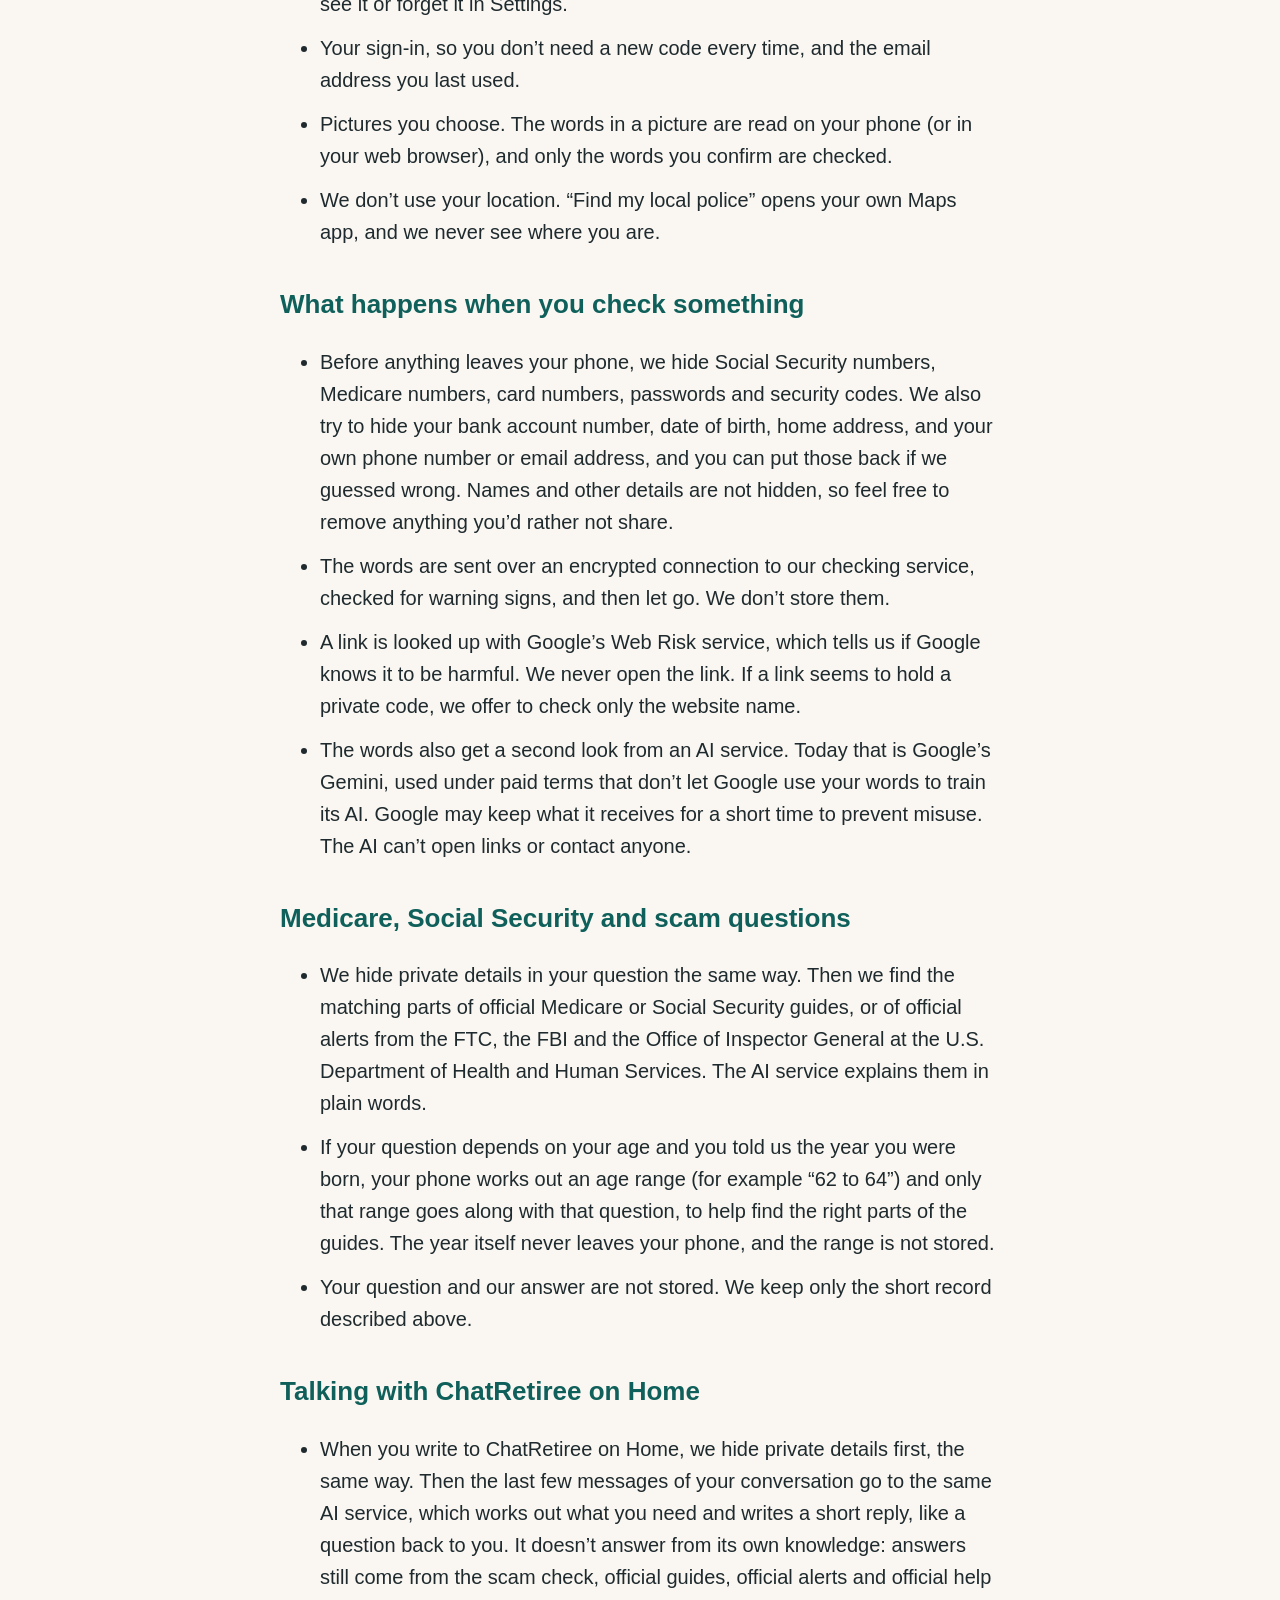
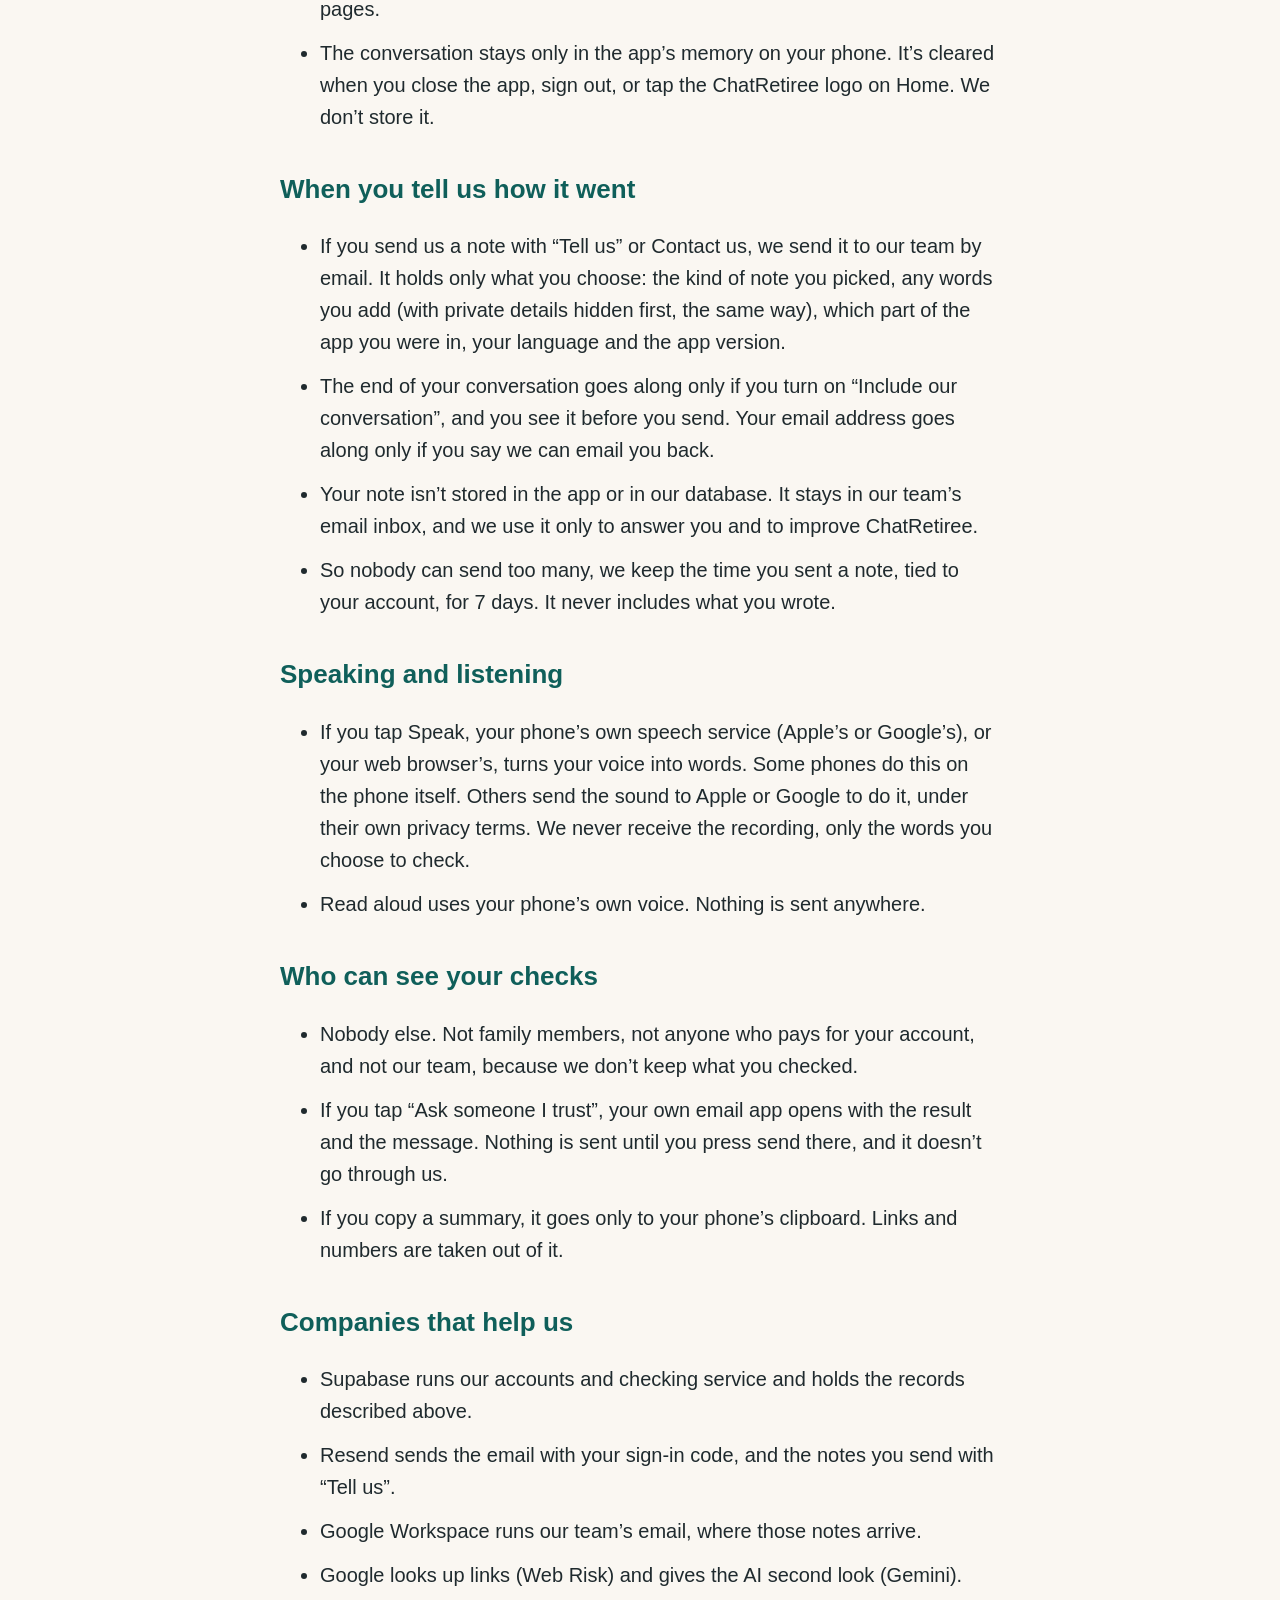
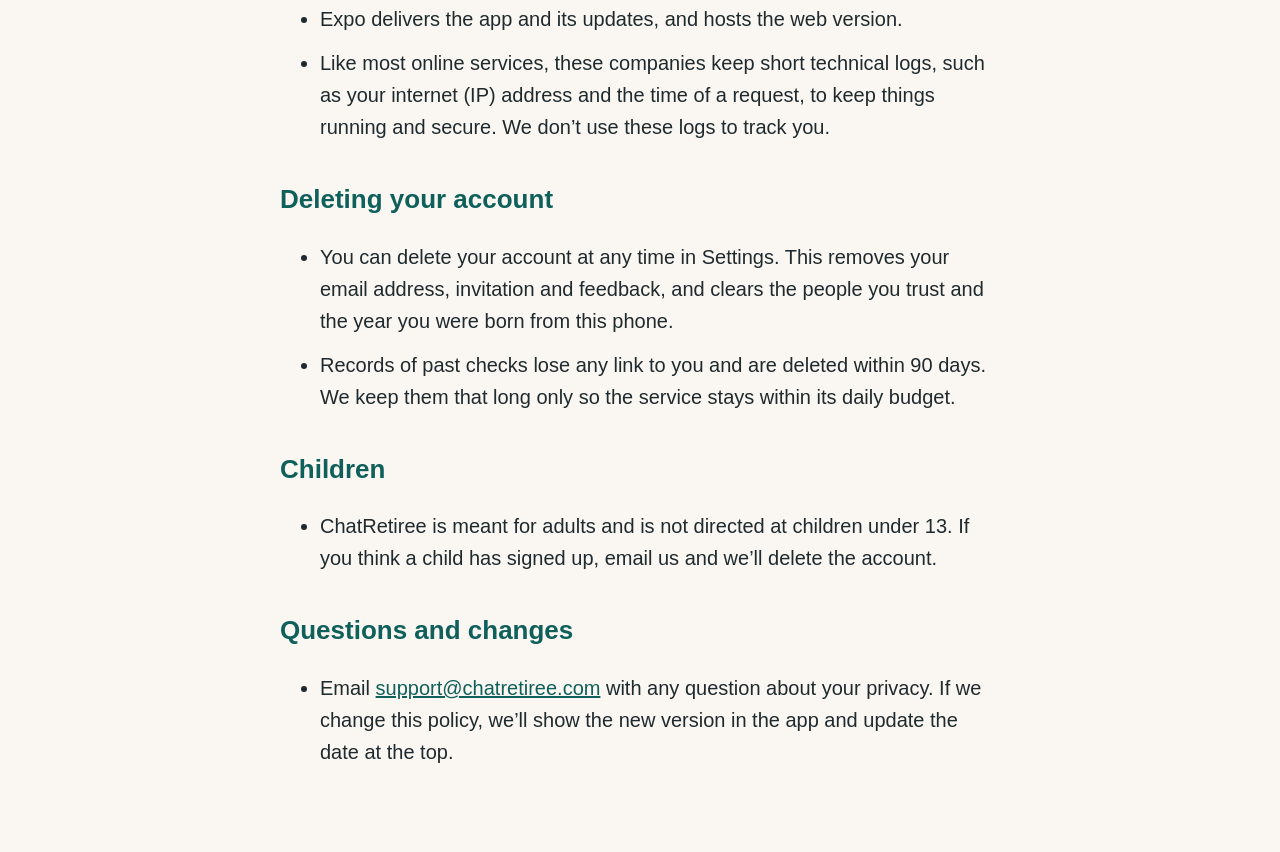
<file: tools/privacy-source.html>
<!doctype html>
<html lang="en"><head><meta charset="utf-8"><meta name="viewport" content="width=device-width, initial-scale=1">
<title>Privacy policy · ChatRetiree</title>
<style>
:root{--bg:#FAF7F2;--ink:#1F2A2E;--ink2:#465155;--accent:#0F5F5A}
@media (prefers-color-scheme: dark){:root{--bg:#121718;--ink:#F1EEE8;--ink2:#D5DCDA;--accent:#7FD1C7}}
body{margin:0;background:var(--bg);color:var(--ink);font:20px/1.6 -apple-system,"Segoe UI",Roboto,Arial,sans-serif}
main{max-width:720px;margin:0 auto;padding:32px 16px 64px}
h1{font-size:36px;line-height:1.2;margin:0 0 4px} h2{font-size:26px;margin:36px 0 8px;color:var(--accent)}
.date{color:var(--ink2);margin:0} li{margin:0 0 12px} a{color:var(--accent)}
</style></head><body><main>
<h1>ChatRetiree privacy policy</h1>
<p class="date">Last updated November 28, 2026</p>
<h2>The short version</h2>
<ul>
<li>We look at what you share, show you what we found, and then let it go. We don’t keep your messages, pictures, links or questions, unless you choose to send them to us in a note.</li>
<li>We never sell your information, never use it for advertising, and never share it so anyone can market to you.</li>
</ul>
<h2>What we keep</h2>
<ul>
<li>Your email address, so you can sign in with a code. If we invited you, your email address is also kept with your invitation.</li>
<li>A short record of each check, question or message on Home: the date, the type (for example a message or a link), which result or next step we picked, which of our services helped, and how long it took. It is tied to your account so we can apply daily limits. It never includes your message, picture, link, question or our answer. We delete these records after 90 days.</li>
<li>Your answers to “How was this check?”, if you give them. They are deleted along with the record of that check.</li>
<li>When you check a message, we may add one to a daily count of the kind of scam it looks like (for example, an unpaid toll text). We store only the kind of scam and the date. We don’t store the message, links, names or numbers, and the count is not linked to you or your account. Counts are deleted after 90 days.</li>
<li>When you open some parts of the app (like Scams going around or Get help after a scam), tap a next step, or use a text size or light or dark setting, we add one to a daily count for that choice. We store only the date, the choice (from a fixed list) and the number, never who it was. Your settings are counted at most once a day. Counts are deleted after 90 days.</li>
<li>Our team sees only totals made from these records, like how many people used a scam check this week or how many new members joined. We never look at one person’s records.</li>
</ul>
<h2>What stays on your phone</h2>
<ul>
<li>Your text size and your light or dark choice. We only count which ones are in use, as described above.</li>
<li>The people you trust, if you add them. Their names and email addresses are never sent to us.</li>
<li>The year you were born, if you tell us. We ask only when the answer to a Medicare or Social Security question depends on your age, and never for your full birthday. It stays on your phone and is never sent to us. You can see it or forget it in Settings.</li>
<li>Your sign-in, so you don’t need a new code every time, and the email address you last used.</li>
<li>Pictures you choose. The words in a picture are read on your phone (or in your web browser), and only the words you confirm are checked.</li>
<li>We don’t use your location. “Find my local police” opens your own Maps app, and we never see where you are.</li>
</ul>
<h2>What happens when you check something</h2>
<ul>
<li>Before anything leaves your phone, we hide Social Security numbers, Medicare numbers, card numbers, passwords and security codes. We also try to hide your bank account number, date of birth, home address, and your own phone number or email address, and you can put those back if we guessed wrong. Names and other details are not hidden, so feel free to remove anything you’d rather not share.</li>
<li>The words are sent over an encrypted connection to our checking service, checked for warning signs, and then let go. We don’t store them.</li>
<li>A link is looked up with Google’s Web Risk service, which tells us if Google knows it to be harmful. We never open the link. If a link seems to hold a private code, we offer to check only the website name.</li>
<li>The words also get a second look from an AI service. Today that is Google’s Gemini, used under paid terms that don’t let Google use your words to train its AI. Google may keep what it receives for a short time to prevent misuse. The AI can’t open links or contact anyone.</li>
</ul>
<h2>Medicare, Social Security and scam questions</h2>
<ul>
<li>We hide private details in your question the same way. Then we find the matching parts of official Medicare or Social Security guides, or of official alerts from the FTC, the FBI and the Office of Inspector General at the U.S. Department of Health and Human Services. The AI service explains them in plain words.</li>
<li>If your question depends on your age and you told us the year you were born, your phone works out an age range (for example “62 to 64”) and only that range goes along with that question, to help find the right parts of the guides. The year itself never leaves your phone, and the range is not stored.</li>
<li>Your question and our answer are not stored. We keep only the short record described above.</li>
</ul>
<h2>Talking with ChatRetiree on Home</h2>
<ul>
<li>When you write to ChatRetiree on Home, we hide private details first, the same way. Then the last few messages of your conversation go to the same AI service, which works out what you need and writes a short reply, like a question back to you. It doesn’t answer from its own knowledge: answers still come from the scam check, official guides, official alerts and official help pages.</li>
<li>The conversation stays only in the app’s memory on your phone. It’s cleared when you close the app, sign out, or tap the ChatRetiree logo on Home. We don’t store it.</li>
</ul>
<h2>When you tell us how it went</h2>
<ul>
<li>If you send us a note with “Tell us” or Contact us, we send it to our team by email. It holds only what you choose: the kind of note you picked, any words you add (with private details hidden first, the same way), which part of the app you were in, your language and the app version.</li>
<li>The end of your conversation goes along only if you turn on “Include our conversation”, and you see it before you send. Your email address goes along only if you say we can email you back.</li>
<li>Your note isn’t stored in the app or in our database. It stays in our team’s email inbox, and we use it only to answer you and to improve ChatRetiree.</li>
<li>So nobody can send too many, we keep the time you sent a note, tied to your account, for 7 days. It never includes what you wrote.</li>
</ul>
<h2>Speaking and listening</h2>
<ul>
<li>If you tap Speak, your phone’s own speech service (Apple’s or Google’s), or your web browser’s, turns your voice into words. Some phones do this on the phone itself. Others send the sound to Apple or Google to do it, under their own privacy terms. We never receive the recording, only the words you choose to check.</li>
<li>Read aloud uses your phone’s own voice. Nothing is sent anywhere.</li>
</ul>
<h2>Who can see your checks</h2>
<ul>
<li>Nobody else. Not family members, not anyone who pays for your account, and not our team, because we don’t keep what you checked.</li>
<li>If you tap “Ask someone I trust”, your own email app opens with the result and the message. Nothing is sent until you press send there, and it doesn’t go through us.</li>
<li>If you copy a summary, it goes only to your phone’s clipboard. Links and numbers are taken out of it.</li>
</ul>
<h2>Companies that help us</h2>
<ul>
<li>Supabase runs our accounts and checking service and holds the records described above.</li>
<li>Resend sends the email with your sign-in code, and the notes you send with “Tell us”.</li>
<li>Google Workspace runs our team’s email, where those notes arrive.</li>
<li>Google looks up links (Web Risk) and gives the AI second look (Gemini).</li>
<li>Expo delivers the app and its updates, and hosts the web version.</li>
<li>Like most online services, these companies keep short technical logs, such as your internet (IP) address and the time of a request, to keep things running and secure. We don’t use these logs to track you.</li>
</ul>
<h2>Deleting your account</h2>
<ul>
<li>You can delete your account at any time in Settings. This removes your email address, invitation and feedback, and clears the people you trust and the year you were born from this phone.</li>
<li>Records of past checks lose any link to you and are deleted within 90 days. We keep them that long only so the service stays within its daily budget.</li>
</ul>
<h2>Children</h2>
<ul>
<li>ChatRetiree is meant for adults and is not directed at children under 13. If you think a child has signed up, email us and we’ll delete the account.</li>
</ul>
<h2>Questions and changes</h2>
<ul>
<li>Email <a href="mailto:support@chatretiree.com">support@chatretiree.com</a> with any question about your privacy. If we change this policy, we’ll show the new version in the app and update the date at the top.</li>
</ul>
</main></body></html>
</file>
<file: assets/site.css>
/* ChatRetiree website. Same look as the app: warm paper, a living sky, one warm light, evening blue for actions.
   Body text 20px, AAA contrast, 56px targets, works in light and dark. No outside requests. */
@font-face{font-family:"Inter";src:url(fonts/Inter_400Regular.woff2) format("woff2");font-weight:400;font-display:swap}
@font-face{font-family:"Inter";src:url(fonts/Inter_600SemiBold.woff2) format("woff2");font-weight:600;font-display:swap}
@font-face{font-family:"Inter";src:url(fonts/Inter_700Bold.woff2) format("woff2");font-weight:700 900;font-display:swap}
@font-face{font-family:"Newsreader";src:url(fonts/Newsreader_400Regular.woff2) format("woff2");font-weight:400;font-display:swap}
@font-face{font-family:"Newsreader";src:url(fonts/Newsreader_500Medium.woff2) format("woff2");font-weight:500 900;font-display:swap}
@font-face{font-family:"Brand";src:url(fonts/PlusJakartaSans_500Medium.woff2) format("woff2");font-weight:500;font-display:swap}
@font-face{font-family:"Brand";src:url(fonts/PlusJakartaSans_700Bold.woff2) format("woff2");font-weight:700;font-display:swap}
@font-face{font-family:"Brand";src:url(fonts/PlusJakartaSans_800ExtraBold.woff2) format("woff2");font-weight:800;font-display:swap}

:root{
  --bg:#F7F1E9;--surface:#FFFFFF;--sunk:#F3EEE7;--ink:#14202A;--ink2:#3D4950;--line:#E9E1D6;--line-strong:#8C8578;
  --accent:#2B2F63;--accent-ink:#FFFFFF;--accent-soft:#E8E8F4;--accent-pressed:#1E2250;
  --warm-soft:#FDEEDD;--warn:#6E3305;--warn-soft:#FDEEDD;--verify:#5A4200;--verify-soft:#FFF4D1;--danger:#8E1218;--danger-soft:#FBE9E7;
  --blue:#285588;--blue-soft:#E7EEF5;--sage:#1C6133;--sage-soft:#E7F5EC;--clay:#7B4624;--clay-soft:#F5EDE7;
  --shadow:0 8px 28px rgba(31,42,46,.08);
  --hero:#2B2F63;--hero-ink:#FFFFFF;--hero-ink2:#E8E8F4;
  color-scheme:light;
}
:root[data-site="dark"]{
  --bg:#0F1328;--surface:#1C2140;--sunk:#141834;--ink:#F1EEE8;--ink2:#D5DCDA;--line:#2C3256;--line-strong:#6F7B7A;
  --accent:#BFC4F2;--accent-ink:#06211F;--accent-soft:#262B4D;--accent-pressed:#D6D9F7;
  --warm-soft:#3A2616;--warn:#FFB27F;--warn-soft:#3A2616;--verify:#F1CB5E;--verify-soft:#33290C;--danger:#FF8F88;--danger-soft:#3A1718;
  --blue:#9ABCE2;--blue-soft:#212D3B;--sage:#79D898;--sage-soft:#213B2A;--clay:#E0B394;--clay-soft:#3B2B21;
  --shadow:0 8px 28px rgba(0,0,0,.35);
  --hero:#262B4D;--hero-ink:#F1EEE8;--hero-ink2:#D5DCDA;
  color-scheme:dark;
}

*{box-sizing:border-box}
html{-webkit-text-size-adjust:100%}
body{margin:0;background:var(--bg);color:var(--ink);font:400 20px/1.6 "Inter",-apple-system,"Segoe UI",Roboto,Arial,sans-serif;overflow-x:hidden}
h1,h2,h3{font-family:"Inter",-apple-system,"Segoe UI",Roboto,Arial,sans-serif;font-weight:800;letter-spacing:-.02em;line-height:1.15;margin:0}
h1{font-size:clamp(40px,7vw,64px)}
h2{font-size:clamp(30px,4.4vw,40px)}
h3{font-size:24px;font-weight:700;letter-spacing:-.01em}
p{margin:0}
a{color:var(--accent);text-underline-offset:3px}
a:hover{color:var(--accent-pressed)}
:focus-visible{outline:3px solid var(--accent);outline-offset:3px;border-radius:8px}
.wrap{max-width:1120px;margin:0 auto;padding:0 16px}
@media (min-width:700px){.wrap{padding:0 32px}}
.skip{position:absolute;left:-9999px;top:8px;background:var(--surface);padding:12px 16px;border-radius:12px;z-index:10}
.skip:focus{left:16px}

/* Header */
.top{padding:16px 0}
.top .wrap{display:flex;align-items:center;justify-content:space-between;gap:12px}
.brand{display:flex;align-items:center;gap:10px;color:var(--ink);text-decoration:none;min-height:56px;flex-shrink:0}
.brand svg{width:40px;height:40px;flex-shrink:0}
.brand span{font-family:"Inter",sans-serif;font-size:24px;letter-spacing:-.02em;font-weight:500}
.brand b{font-weight:800}
.nav{display:flex;align-items:center;gap:4px}
.nav a{display:inline-flex;align-items:center;min-height:56px;padding:0 14px;border-radius:999px;color:var(--ink);text-decoration:none;font-weight:700}
.nav a:hover{background:var(--accent-soft);color:var(--ink)}
.nav a[aria-current="page"]{background:var(--accent-soft);color:var(--accent)}
.theme{width:56px;height:56px;border-radius:999px;border:0;background:var(--surface);box-shadow:var(--shadow);color:var(--accent);display:inline-flex;align-items:center;justify-content:center;cursor:pointer;margin-left:6px;flex-shrink:0}
.theme svg{width:26px;height:26px}
.theme .sun{display:none}
:root[data-mode="dark"] .theme .sun{display:block}
:root[data-mode="dark"] .theme .moon{display:none}
@media (max-width:600px){.nav .hide-sm{display:none}.brand span{font-size:22px}.brand svg{width:36px;height:36px}}

/* Hero */
.hero{padding:24px 0 56px}
.hero .wrap{display:grid;gap:40px;align-items:center}
@media (min-width:900px){.hero .wrap{grid-template-columns:1.1fr .9fr;gap:56px}.hero{padding:48px 0 88px}}
.pill{display:inline-flex;align-items:center;gap:8px;background:var(--accent-soft);color:var(--accent);font-weight:700;font-size:18px;padding:8px 16px;border-radius:20px;margin-bottom:20px}
.pill svg{width:20px;height:20px}
.lead{font-size:clamp(21px,2.4vw,24px);color:var(--ink2);margin-top:20px;max-width:34em}
.hero-actions{display:flex;flex-wrap:wrap;gap:12px;margin-top:32px}
.btn{display:inline-flex;align-items:center;justify-content:center;gap:10px;min-height:60px;padding:0 28px;border-radius:999px;font-family:"Inter",sans-serif;font-weight:700;font-size:20px;text-decoration:none;border:2px solid transparent}
.btn svg{width:24px;height:24px}
.btn-primary{background:var(--accent);color:var(--accent-ink)}
.btn-primary:hover{background:var(--accent-pressed);color:var(--accent-ink)}
.btn-quiet{background:var(--surface);color:var(--accent);border-color:var(--line-strong)}
.btn-quiet:hover{background:var(--accent-soft);color:var(--accent)}

/* Conversation picture */
.talk{margin:0;background:var(--hero);border-radius:28px;padding:28px 22px;box-shadow:var(--shadow);position:relative;overflow:hidden}
@media (min-width:700px){.talk{padding:36px 32px}}
.talk::after{content:"";position:absolute;right:-40px;top:-40px;width:160px;height:160px;border-radius:50%;background:rgba(255,255,255,.07)}
.talk-label{color:var(--hero-ink2);font-size:17px;margin-bottom:16px;position:relative;z-index:1}
.bubble{position:relative;z-index:1;padding:16px 20px;border-radius:22px;font-size:19px;line-height:1.5;max-width:92%}
.bubble + .bubble{margin-top:14px}
.bubble.me{background:rgba(255,255,255,.14);color:var(--hero-ink);margin-left:auto;border-bottom-right-radius:6px}
.bubble.us{background:var(--surface);color:var(--ink);border-bottom-left-radius:6px}
.bubble.us .who{display:flex;align-items:center;gap:8px;font-family:"Inter",sans-serif;font-weight:700;font-size:16px;color:var(--accent);margin-bottom:6px}
.bubble.us .who svg{width:22px;height:22px}
.bubble ol{margin:8px 0 0;padding-left:24px}
.bubble li{margin:4px 0}

/* Sections */
section{padding:56px 0}
@media (min-width:900px){section{padding:80px 0}}
.band{background:var(--sunk)}
.section-head{max-width:40em;margin-bottom:36px}
.section-head p{color:var(--ink2);margin-top:14px;font-size:21px}
.cards{display:grid;gap:20px}
@media (min-width:700px){.cards{grid-template-columns:repeat(2,1fr)}}
.card{background:var(--surface);border-radius:24px;padding:28px;box-shadow:var(--shadow)}
.card p{color:var(--ink2);margin-top:10px}
.icon{width:60px;height:60px;border-radius:18px;display:flex;align-items:center;justify-content:center;margin-bottom:18px}
.icon svg{width:30px;height:30px}
.t-teal{background:var(--accent-soft);color:var(--accent)}
.t-blue{background:var(--blue-soft);color:var(--blue)}
.t-sage{background:var(--sage-soft);color:var(--sage)}
.t-clay{background:var(--clay-soft);color:var(--clay)}
.soon{display:inline-block;margin-top:14px;font-size:17px;font-weight:700;color:var(--ink2);background:var(--sunk);padding:4px 12px;border-radius:999px}

.steps{list-style:none;margin:0;padding:0;display:grid;gap:20px;counter-reset:step}
@media (min-width:900px){.steps{grid-template-columns:repeat(3,1fr)}}
.steps li{background:var(--surface);border-radius:24px;padding:28px;box-shadow:var(--shadow);counter-increment:step}
.steps li::before{content:counter(step);display:flex;align-items:center;justify-content:center;width:52px;height:52px;border-radius:50%;background:var(--accent);color:var(--accent-ink);font-family:"Inter",sans-serif;font-weight:800;font-size:24px;margin-bottom:16px}
.steps p{color:var(--ink2);margin-top:8px}

.split{display:grid;gap:32px;align-items:start}
@media (min-width:900px){.split{grid-template-columns:1fr 1fr;gap:56px}}
.checks{list-style:none;margin:24px 0 0;padding:0}
.checks li{display:flex;gap:14px;margin-bottom:18px}
.checks svg{width:28px;height:28px;flex-shrink:0;color:var(--accent);margin-top:2px}
.help{background:var(--warm-soft);border-radius:24px;padding:28px}
.help h3{display:flex;gap:12px;align-items:center}
.help h3 svg{width:30px;height:30px;color:var(--warn);flex-shrink:0}
.help p{margin-top:14px}

.cta{background:var(--hero);color:var(--hero-ink);border-radius:28px;padding:36px 24px;text-align:center}
@media (min-width:700px){.cta{padding:56px 48px}}
.cta p{color:var(--hero-ink2);font-size:21px;margin:16px auto 0;max-width:32em}
.cta .btn{margin-top:28px;background:var(--surface);color:var(--accent)}
.cta .btn:hover{background:var(--accent-soft)}

/* Plain text pages (privacy, contact) */
.page{max-width:760px;margin:0 auto;padding:24px 16px 72px}
.page h1{font-size:clamp(36px,6vw,48px)}
.page h2{font-size:28px;margin:44px 0 10px;color:var(--accent)}
.page .date{color:var(--ink2);margin-top:8px}
.page ul{padding-left:26px}
.page li{margin:0 0 12px}
.page .note{background:var(--sunk);border-radius:20px;padding:22px 24px;margin-top:40px}
.page .note h2{margin-top:0;font-size:24px}
.page .lead{margin-top:16px}
.contact-card{background:var(--surface);border-radius:24px;padding:28px;box-shadow:var(--shadow);margin-top:32px}
.contact-card .email{font-family:"Inter",sans-serif;font-weight:700;font-size:clamp(22px,4.5vw,28px);word-break:break-word}
.contact-card p + p{margin-top:12px}
.contact-card .btn{margin-top:24px}

/* Footer */
footer{border-top:1px solid var(--line);padding:40px 0 48px;margin-top:24px}
footer .wrap{display:flex;flex-wrap:wrap;gap:20px 40px;justify-content:space-between;align-items:center}
footer .tag{color:var(--ink2);margin-top:6px}
footer .indep{color:var(--ink2);font-size:17px;line-height:1.5;margin-top:10px;max-width:46ch}
footer nav{display:flex;flex-wrap:wrap;gap:4px}
footer nav a{display:inline-flex;align-items:center;min-height:56px;padding:0 12px;color:var(--ink);font-weight:700}
footer small{display:block;color:var(--ink2);font-size:17px;width:100%}

/* Tiles that open examples */
a.card{display:block;text-decoration:none;color:inherit;transition:transform .15s ease, box-shadow .15s ease;border:2px solid transparent}
a.card:hover{transform:translateY(-2px);border-color:var(--accent-soft)}
a.card h3{color:var(--ink)}
.more{display:inline-flex;align-items:center;gap:8px;margin-top:18px;min-height:32px;font-family:"Inter",sans-serif;font-weight:700;color:var(--accent)}
.more svg{width:22px;height:22px}

/* Example pages */
.back{display:inline-flex;align-items:center;gap:8px;min-height:56px;font-weight:700;text-decoration:none}
.back svg{width:22px;height:22px}
.ex-page{max-width:820px;margin:0 auto;padding:8px 16px 40px}
.ex-page h1{font-size:clamp(34px,6vw,48px)}
.ex-note{display:flex;gap:12px;align-items:flex-start;background:var(--sunk);border-radius:18px;padding:16px 20px;margin-top:24px;font-size:18px;color:var(--ink2)}
.ex-note svg{width:24px;height:24px;flex-shrink:0;color:var(--accent);margin-top:2px}
.pick{margin-top:32px}
.pick h2{font-size:24px}
.chips{display:none;flex-wrap:wrap;gap:12px;margin-top:14px}
.js .chips{display:flex}
.chip{min-height:56px;padding:0 22px;border-radius:999px;border:2px solid var(--line-strong);background:var(--surface);color:var(--ink);font:700 19px/1.2 "Inter",sans-serif;cursor:pointer}
.chip:hover{border-color:var(--accent)}
.chip[aria-pressed="true"]{background:var(--accent);border-color:var(--accent);color:var(--accent-ink)}
.ex{margin-top:28px}
.js .ex{display:none}
.js .ex.on{display:block}
.ex + .ex{border-top:1px solid var(--line);padding-top:28px}
.js .ex + .ex{border-top:0;padding-top:0}
.ex-h{font-size:24px}
.js .ex-h{position:absolute;left:-9999px}
.stage{background:var(--surface);border-radius:28px;box-shadow:var(--shadow);padding:24px 20px;margin-top:8px}
@media (min-width:700px){.stage{padding:32px}}
.who-label{font-family:"Inter",sans-serif;font-weight:700;font-size:17px;color:var(--ink2);margin-bottom:10px}
.in-bubble{background:var(--sunk);border-radius:22px;border-bottom-left-radius:6px;padding:16px 20px;font-size:19px;line-height:1.55;word-break:break-word}
.in-bubble.question{background:var(--accent);color:var(--accent-ink);border-radius:22px;border-bottom-right-radius:6px;margin-left:auto;max-width:90%;width:fit-content;font-family:"Inter",sans-serif;font-weight:700}
.shot{max-width:300px;margin:0 auto;background:#111;border-radius:34px;padding:12px}
.shot-screen{background:#F2F2F7;border-radius:24px;padding:18px 14px 26px;color:#1C1C1E;font-family:-apple-system,"Segoe UI",Roboto,Arial,sans-serif}
.shot-from{text-align:center;font-size:14px;color:#6B6B70;margin-bottom:12px}
.shot-from b{display:block;color:#1C1C1E;font-size:16px}
.shot-msg{background:#E5E5EA;border-radius:18px;border-bottom-left-radius:4px;padding:10px 14px;font-size:16px;line-height:1.4;color:#1C1C1E}
.read-note{margin-top:16px;font-size:18px;color:var(--ink2)}
.go{margin-top:20px;width:100%;border:0;cursor:pointer}
.no-js-only{display:block}
.js .no-js-only{display:none}
.go{display:none}
.js .go{display:inline-flex}
.thinking{display:none;align-items:center;gap:12px;margin-top:20px;color:var(--ink2);font-size:19px}
.thinking.on{display:flex}
.dots{display:inline-flex;gap:6px}
.dots i{width:10px;height:10px;border-radius:50%;background:var(--accent);animation:dot 1s infinite ease-in-out}
.dots i:nth-child(2){animation-delay:.15s}.dots i:nth-child(3){animation-delay:.3s}
@keyframes dot{0%,80%,100%{opacity:.25}40%{opacity:1}}
@media (prefers-reduced-motion:reduce){.dots i{animation:none}a.card{transition:none}}
.answer{margin-top:24px}
.js .answer{display:none}
.js .answer.shown{display:block}
.answer > * + *{margin-top:16px}
.verdict{border-radius:24px;padding:20px}
.verdict .top{display:flex;align-items:center;gap:14px}
.verdict .badge{width:56px;height:56px;border-radius:50%;background:var(--surface);display:flex;align-items:center;justify-content:center;flex-shrink:0}
.verdict .badge svg{width:30px;height:30px}
.verdict h3{font-size:24px}
.verdict p{margin-top:12px}
.verdict .status{display:inline-block;margin-top:12px;background:var(--surface);border-radius:999px;padding:4px 12px;font-size:16px;font-weight:700}
.lv-strong{background:var(--warn-soft)}.lv-strong h3,.lv-strong .badge,.lv-strong .status{color:var(--warn)}
.lv-verify{background:var(--verify-soft)}.lv-verify h3,.lv-verify .badge,.lv-verify .status{color:var(--verify)}
.panel{background:var(--bg);border-radius:20px;padding:20px}
.panel h4{font-family:"Inter",sans-serif;font-size:20px;margin:0 0 8px}
.panel ul,.panel ol{margin:0;padding-left:24px}
.panel li + li{margin-top:8px}
.urgent{background:var(--danger-soft)}
.urgent h4{color:var(--danger)}
.call911{font-family:"Inter",sans-serif;font-weight:800;font-size:22px;color:var(--danger)}
.reply{background:var(--accent-soft);border-radius:22px;border-bottom-left-radius:6px;padding:18px 20px}
.reply .who{display:flex;align-items:center;gap:8px;font-family:"Inter",sans-serif;font-weight:700;font-size:16px;color:var(--accent);margin-bottom:8px}
.reply .who svg{width:22px;height:22px}
.reply ul{margin:10px 0 0;padding-left:24px}
.reply li + li{margin-top:8px}
.cite{font-size:17px;color:var(--ink2)}
.email{border:2px solid var(--line);border-radius:20px;overflow:hidden}
.email .hdr{background:var(--sunk);padding:12px 18px;font-size:17px}
.email .hdr div + div{margin-top:4px}
.email .body{padding:18px;white-space:pre-line;font-size:18px;line-height:1.55;word-break:break-word}
.fake-btn{display:flex;align-items:center;justify-content:center;gap:10px;min-height:56px;border-radius:999px;border:2px solid var(--line-strong);font-family:"Inter",sans-serif;font-weight:700;color:var(--accent);background:var(--surface)}
.fake-btn svg{width:22px;height:22px}
.next-ex{margin-top:48px}
.next-ex h2{font-size:26px}
.next-list{display:grid;gap:12px;margin-top:16px}
@media (min-width:700px){.next-list{grid-template-columns:repeat(3,1fr)}}
.next-list a{display:flex;align-items:center;gap:12px;min-height:64px;padding:12px 18px;background:var(--surface);border-radius:18px;box-shadow:var(--shadow);text-decoration:none;color:var(--ink);font-weight:700}
.next-list .icon{width:44px;height:44px;border-radius:14px;margin:0;flex-shrink:0}
.next-list .icon svg{width:24px;height:24px}
.js .go[hidden]{display:none}

/* Hero: a sample of the app */
.phone{margin:0 auto;width:100%;max-width:400px}
.phone-screen{background:var(--bg);border:10px solid #14202A;border-radius:40px;padding:18px 16px 20px;box-shadow:0 18px 48px rgba(31,42,46,.18)}
.app-bar{display:flex;align-items:center;gap:8px;font-family:"Inter",sans-serif;font-size:19px;font-weight:500;color:var(--ink);margin-bottom:14px}
.app-bar svg{width:30px;height:30px}
.app-bar b{font-weight:800}
.step-label{font-size:15px;font-weight:700;color:var(--ink2);margin-bottom:6px}
.sms{background:#E9E9EB;color:#1C1C1E;border-radius:18px;border-bottom-left-radius:4px;padding:10px 14px;font:16px/1.4 -apple-system,"Segoe UI",Roboto,Arial,sans-serif;margin-right:12%}
.fake-action{display:flex;align-items:center;justify-content:center;gap:8px;margin:14px 0;min-height:48px;border-radius:999px;background:var(--accent);color:var(--accent-ink);font-family:"Inter",sans-serif;font-weight:700;font-size:17px}
.fake-action svg{width:20px;height:20px}
.mini-verdict{background:var(--warn-soft);border-radius:20px;padding:14px}
.mini-verdict .top{display:flex;align-items:center;gap:10px;color:var(--warn);font-family:"Inter",sans-serif;font-size:18px;line-height:1.25}
.mini-verdict .badge{width:40px;height:40px;border-radius:50%;background:var(--surface);display:flex;align-items:center;justify-content:center;flex-shrink:0}
.mini-verdict .badge svg{width:22px;height:22px}
.mini-verdict p,.mini-next p{font-size:16px;line-height:1.45;margin-top:8px}
.mini-next{background:var(--surface);border-radius:20px;padding:14px;margin-top:10px;box-shadow:var(--shadow)}
.mini-next b{font-family:"Inter",sans-serif;font-size:17px}
.phone-cap{text-align:center;color:var(--ink2);font-size:17px;margin-top:12px}

/* Real app screens in a phone */
.ex-row{display:grid;gap:28px;align-items:start;margin-top:8px}
@media (min-width:860px){.ex-row{grid-template-columns:minmax(0,380px) 1fr;gap:48px}}
.ex-phone{width:100%;max-width:380px;margin:0 auto}
.device{margin:0}
.device-screen{border:10px solid #14202A;border-radius:40px;overflow-y:auto;overflow-x:hidden;height:min(640px,72vh);background:#F7F1E9;box-shadow:0 18px 48px rgba(31,42,46,.18);scrollbar-width:thin}
.device-screen img{display:block;width:100%;height:auto}
.device-screen:focus-visible{outline:3px solid var(--accent);outline-offset:4px}
.ex-phone .go{margin-top:20px;width:100%}
.scroll-hint{text-align:center;color:var(--ink2);font-size:17px;margin-top:10px}
.js .step-in.done{display:none}
.ex-side p{color:var(--ink2)}
.ex-side{background:var(--surface);border-radius:24px;padding:24px;box-shadow:var(--shadow)}
.ex-page{max-width:980px}
.phone-hero .device-screen{height:min(600px,70vh)}
@media (min-width:900px){.cards.three{grid-template-columns:repeat(3,1fr)}}
.card.plain{box-shadow:none;border:2px solid var(--line)}
.believe{margin-top:28px;background:var(--accent);color:var(--accent-ink);border-radius:24px;padding:28px}
.believe h3{color:var(--accent-ink)}
.believe p{margin-top:10px;font-size:21px;color:var(--accent-ink)}

/* ===== 2026-11 refresh: modern header, home page, footer ===== */
:root{--deep:#1B2147;--deep2:#2B2F63;--deep-ink:#FFFFFF;--deep-ink2:#D9DCF2;--band:#151A3A;--frame:#161A2E;--hair:rgba(31,42,46,.10)}
:root[data-site="dark"]{--deep:#141838;--deep2:#252B5C;--deep-ink:#F1EEE8;--deep-ink2:#C9CDDA;--band:#0C0F22;--frame:#05060F;--hair:rgba(255,255,255,.10)}

.top{position:sticky;top:0;z-index:20;padding:6px 0;background:var(--bg);border-bottom:1px solid var(--hair)}
@supports (backdrop-filter:blur(1px)){.top{background:color-mix(in srgb,var(--bg) 86%,transparent);backdrop-filter:saturate(1.4) blur(14px);-webkit-backdrop-filter:saturate(1.4) blur(14px)}}
.theme{box-shadow:none;border:1px solid var(--hair)}

.h-eyebrow{font-family:"Inter",sans-serif;font-weight:700;font-size:16px;letter-spacing:.09em;text-transform:uppercase;color:var(--accent)}
.h-link{display:inline-flex;align-items:center;gap:10px;min-height:56px;margin-top:12px;font-family:"Inter",sans-serif;font-weight:700;font-size:20px;color:var(--accent);text-decoration:none}
.h-link svg{width:22px;height:22px;transition:transform .15s ease}
.h-link:hover svg{transform:translateX(4px)}
.h-link:hover{text-decoration:underline}
.h-sec-head{max-width:36em;margin-bottom:24px}
.h-sec-head h2{margin-top:12px;font-size:clamp(34px,5vw,56px);letter-spacing:-.03em;text-wrap:balance}

/* Hero */
.h-hero{padding:0;color:var(--deep-ink);background:radial-gradient(1200px 600px at 85% 10%,rgba(255,197,110,.22),transparent 60%),linear-gradient(160deg,var(--deep2),var(--deep));overflow:hidden}
.h-hero-in{max-width:1200px;margin:0 auto;padding:56px 16px 0;display:grid;gap:48px;align-items:center}
@media (min-width:700px){.h-hero-in{padding:72px 32px 0}}
@media (min-width:980px){.h-hero-in{grid-template-columns:1.05fr .95fr;padding:96px 32px 0;gap:32px}}
.h-pill{display:inline-flex;align-items:center;gap:10px;font-weight:700;font-size:17px;padding:8px 16px 8px 12px;border-radius:999px;background:rgba(255,255,255,.12);border:1px solid rgba(255,255,255,.18);color:var(--deep-ink)}
.h-pill svg{width:20px;height:20px}
.h-hero h1{margin-top:24px;font-size:clamp(46px,7.2vw,88px);line-height:1.02;letter-spacing:-.04em;color:var(--deep-ink);text-wrap:balance}
.h-lead{margin-top:24px;font-size:clamp(21px,2.2vw,24px);line-height:1.55;color:var(--deep-ink2);max-width:25em}
.h-actions{display:flex;flex-wrap:wrap;gap:12px;margin-top:36px}
.h-btn-light{background:#FFFFFF;color:#1B2147}
.h-btn-light:hover{background:#E8E8F4;color:#1B2147}
.h-btn-light svg{transition:transform .15s ease}.h-btn-light:hover svg{transform:translateX(4px)}
.h-btn-ghost{background:transparent;color:var(--deep-ink);border-color:rgba(255,255,255,.45)}
.h-btn-ghost:hover{background:rgba(255,255,255,.1);color:var(--deep-ink)}
.h-hero-copy{padding-bottom:8px}
@media (min-width:980px){.h-hero-copy{padding-bottom:96px}}

/* Phone frames with real app screens */
.h-ph{margin:0;background:var(--frame);border-radius:46px;padding:10px;box-shadow:0 30px 60px -20px rgba(0,0,0,.45),0 0 0 1px rgba(255,255,255,.06) inset;position:relative}
.h-ph::before{content:"";position:absolute;top:19px;left:50%;width:76px;height:20px;margin-left:-38px;border-radius:999px;background:var(--frame);z-index:2}
.h-ph-screen{border-radius:37px;overflow:hidden;background:#F7F1E9;aspect-ratio:390/844;padding-top:30px}
.h-ph-screen img.h-shift{margin-top:-118%}
.h-ph::after{content:"";position:absolute;top:10px;left:10px;right:10px;height:30px;border-radius:37px 37px 0 0;background:#F7F1E9;z-index:1}
.h-ph-screen img{display:block;width:100%;height:auto}
.h-phones{position:relative;height:440px;max-width:100%}
@media (min-width:700px){.h-phones{height:560px}}
.h-phones .h-ph{position:absolute;width:min(62vw,300px)}
@media (min-width:700px){.h-phones .h-ph{width:320px}}
.h-ph-back{left:50%;top:48px;transform:translateX(-88%) rotate(-7deg)}
.h-ph-front{left:50%;top:0;transform:translateX(-18%) rotate(4deg)}
@media (min-width:980px){.h-phones{height:600px}.h-ph-back{top:80px;transform:translateX(-78%) rotate(-7deg)}.h-ph-front{top:24px;transform:translateX(-4%) rotate(4deg)}}

/* Sources strip */
.h-sources{padding:22px 0;background:var(--surface);border-bottom:1px solid var(--hair)}
.h-sources-in{display:flex;flex-wrap:wrap;align-items:center;gap:10px 28px}
.h-sources-label{font-size:16px;font-weight:700;color:var(--ink2);letter-spacing:.02em}
.h-sources-list{list-style:none;margin:0;padding:0;display:flex;flex-wrap:wrap;gap:6px 24px}
.h-sources-list{gap:6px 32px}
.h-sources-list li{font-family:"Inter",sans-serif;font-weight:700;font-size:17px;color:var(--ink)}

/* Why */
.h-why{padding:80px 0}
@media (min-width:900px){.h-why{padding:128px 0 112px}}
.h-statement{margin-top:20px;font-family:"Inter",sans-serif;font-weight:800;font-size:clamp(36px,5.6vw,68px);line-height:1.06;letter-spacing:-.035em;max-width:15em;text-wrap:balance}
.h-statement span{color:var(--accent)}
.h-why-sub{margin-top:28px;font-size:clamp(21px,2.2vw,24px);color:var(--ink2);max-width:34em}
.h-why-grid{display:grid;gap:28px;margin-top:64px}
@media (min-width:800px){.h-why-grid{grid-template-columns:repeat(3,1fr);gap:40px}}
.h-why-grid > div{border-top:3px solid var(--accent);padding-top:22px}
.h-why-grid p{margin-top:10px;color:var(--ink2)}
.h-believe{margin-top:72px;display:grid;gap:16px;padding:36px 28px;border-radius:32px;background:var(--accent-soft)}
@media (min-width:800px){.h-believe{grid-template-columns:220px 1fr;gap:40px;padding:48px}}
.h-believe > p:last-child{font-size:clamp(21px,2.3vw,26px);line-height:1.5;color:var(--ink)}

/* Features */
.h-features{padding:64px 0;background:var(--surface);border-block:1px solid var(--hair)}
@media (min-width:900px){.h-features{padding:112px 0}}
.h-row{display:grid;gap:32px;align-items:center;padding-block:40px}
@media (min-width:900px){.h-row{grid-template-columns:1fr 1fr;gap:72px;padding-block:56px}.h-row-flip .h-row-copy{order:2}}
.h-row-copy{min-width:0;max-width:34em}
.h-row-copy .icon{margin-bottom:20px}
.h-row-copy h3{font-size:clamp(30px,3.6vw,40px);font-weight:800;letter-spacing:-.03em;text-wrap:balance}
.h-row-copy > p{margin-top:16px;color:var(--ink2);font-size:21px}
.h-ticks{list-style:none;margin:24px 0 0;padding:0}
.h-ticks li{display:flex;gap:12px;align-items:flex-start;margin-top:12px}
.h-ticks svg{width:26px;height:26px;flex-shrink:0;color:var(--accent);margin-top:2px}
.h-row-art{position:relative;border-radius:36px;height:460px;overflow:hidden;padding:48px 24px 0;display:flex;justify-content:center;max-width:100%}
@media (min-width:900px){.h-row-art{height:560px;padding-top:64px}}
.h-row-art .h-ph{width:min(78%,320px);flex-shrink:0;align-self:flex-start;box-shadow:0 30px 60px -24px rgba(31,42,46,.45)}
.t-teal-bg{background:linear-gradient(170deg,var(--accent-soft),color-mix(in srgb,var(--accent-soft) 40%,var(--surface)))}
.t-blue-bg{background:linear-gradient(170deg,var(--blue-soft),color-mix(in srgb,var(--blue-soft) 40%,var(--surface)))}
.t-clay-bg{background:linear-gradient(170deg,var(--clay-soft),color-mix(in srgb,var(--clay-soft) 40%,var(--surface)))}
.t-sage-bg{background:linear-gradient(170deg,var(--sage-soft),color-mix(in srgb,var(--sage-soft) 40%,var(--surface)))}

/* Privacy band */
.h-trust{padding:80px 0;background:var(--band);color:#FFFFFF}
@media (min-width:900px){.h-trust{padding:112px 0}}
.h-trust .h-eyebrow{color:#FFD58A}
.h-trust h2{color:#FFFFFF}
.h-trust-grid{display:grid;gap:20px;margin-top:24px}
@media (min-width:800px){.h-trust-grid{grid-template-columns:repeat(3,1fr)}}
.h-trust-grid > div{background:rgba(255,255,255,.06);border:1px solid rgba(255,255,255,.12);border-radius:28px;padding:28px}
.h-trust-grid h3{color:#FFFFFF;font-size:23px}
.h-trust-grid p{margin-top:10px;color:#DCDEF0}
.h-trust-ic{display:inline-flex;width:48px;height:48px;border-radius:50%;align-items:center;justify-content:center;background:rgba(255,213,138,.16);color:#FFD58A;margin-bottom:18px}
.h-trust-ic svg{width:26px;height:26px}
.h-link-light{color:#FFFFFF;margin-top:28px}
.h-link-light:hover{color:#FFFFFF}
.h-trust :focus-visible{outline-color:#FFFFFF}

/* Already scammed */
.h-help{padding:80px 0 0}
.h-help-card{display:grid;gap:20px 48px;background:var(--warm-soft);border-radius:32px;padding:32px 24px}
@media (min-width:800px){.h-help-card{grid-template-columns:.8fr 1.2fr;padding:48px}}
.h-help-card h2{font-size:clamp(30px,3.6vw,40px)}
.h-help-card > div p{margin-top:10px;color:var(--ink2);font-size:21px}
.h-help-card ul{margin:0;padding-left:24px}
.h-help-card li + li{margin-top:12px}

/* Coming soon and partners */
.h-end{padding:24px 0 96px}
.h-end-grid{display:grid;gap:20px}
@media (min-width:860px){.h-end-grid{grid-template-columns:1fr 1fr}}
.h-end-card{border-radius:32px;padding:36px 28px;border:1px solid var(--line);background:var(--surface);min-width:0}
@media (min-width:700px){.h-end-card{padding:48px}}
.h-end-card h2{margin-top:12px;font-size:clamp(30px,3.6vw,40px)}
.h-end-card > p:not(.h-eyebrow):not(.h-mail){margin-top:14px;color:var(--ink2)}
.h-end-card .btn{margin-top:28px}
.h-end-soon{background:linear-gradient(160deg,var(--deep2),var(--deep));border-color:transparent;color:var(--deep-ink)}
.h-end-soon .h-eyebrow{color:#FFD58A}
.h-end-soon h2{color:var(--deep-ink)}
.h-end-soon > p:not(.h-eyebrow):not(.h-mail){color:var(--deep-ink2)}
.h-mail{margin-top:14px;font-family:"Inter",sans-serif;font-weight:700;font-size:19px;color:var(--deep-ink);user-select:all;word-break:break-word}

/* Footer */
footer{margin-top:0;background:var(--sunk);border-top:1px solid var(--hair);padding:48px 0 56px}
@media (prefers-reduced-motion:reduce){.h-link svg,.h-btn-light svg{transition:none}}

/* About page */
.a-hero{padding:72px 0 64px;background:radial-gradient(900px 500px at 90% 0%,rgba(255,197,110,.22),transparent 60%),linear-gradient(160deg,var(--deep2),var(--deep));color:var(--deep-ink)}
@media (min-width:900px){.a-hero{padding:112px 0 96px}}
.a-hero .h-eyebrow{color:#FFD58A}
.a-hero h1{margin-top:18px;max-width:16em;font-size:clamp(40px,6vw,72px);line-height:1.04;letter-spacing:-.035em;color:var(--deep-ink);text-wrap:balance}
.a-lead{margin-top:24px;max-width:32em;font-size:clamp(21px,2.2vw,24px);color:var(--deep-ink2)}
.a-sec{padding:72px 0}
@media (min-width:900px){.a-sec{padding:104px 0}}
.a-tint{background:var(--surface);border-block:1px solid var(--hair)}
.a-split{display:grid;gap:24px}
@media (min-width:900px){.a-split{grid-template-columns:.8fr 1.2fr;gap:64px}}
.a-split h2,.a-tint h2{font-size:clamp(32px,4.4vw,48px);letter-spacing:-.03em;text-wrap:balance}
.a-tint h2{margin-top:12px}
.a-prose{min-width:0;max-width:36em}
.a-prose p{font-size:21px;color:var(--ink2)}
.a-prose p + p,.a-prose ul + p{margin-top:18px}
.a-src{margin:18px 0 0;padding-left:24px}
.a-src li{margin-top:10px}
.a-promises{list-style:none;margin:40px 0 0;padding:0;display:grid;gap:20px}
@media (min-width:800px){.a-promises{grid-template-columns:repeat(2,1fr);gap:24px 40px}}
.a-promises li{display:flex;gap:16px;align-items:flex-start;padding:24px;border-radius:24px;background:var(--bg);border:1px solid var(--line)}
.a-promises svg{width:30px;height:30px;flex-shrink:0;color:var(--accent);margin-top:2px}
.a-promises h3{font-size:23px}
.a-promises p{margin-top:6px;color:var(--ink2)}
/* Phone screens "write out" when they scroll into view (added by site.js; nothing hidden without it) */
.h-ph-screen{position:relative}
.h-cover{position:absolute;left:0;right:0;bottom:0;background:#F7F1E9;z-index:1;--d:.2s}
.h-ph.play .h-cover{animation:h-type 2.6s steps(22,end) calc(var(--d) + 1.1s) forwards}
@keyframes h-type{to{transform:translateY(100%)}}
.h-dots{position:absolute;left:20px;top:18px;display:flex;gap:7px;padding:12px 16px;border-radius:18px;background:#E8E8F4}
.h-dots i{width:9px;height:9px;border-radius:50%;background:#2B2F63;animation:dot 1s infinite ease-in-out}
.h-dots i:nth-child(2){animation-delay:.15s}.h-dots i:nth-child(3){animation-delay:.3s}
.h-ph.play .h-dots{animation:h-fade .2s linear calc(var(--d) + 1s) forwards}
@keyframes h-fade{to{opacity:0}}
@media (prefers-reduced-motion:reduce){.h-cover{display:none}}
/* Hero phones drawn live in the app's own style */
.h-ph-screen.live{padding:34px 14px 0;font:400 14px/1.45 "Inter",-apple-system,"Segoe UI",Roboto,Arial,sans-serif;color:#14202A;display:flex;flex-direction:column;align-items:stretch;gap:10px;text-align:left}
.lv-bar{display:flex;align-items:center;gap:7px;font-family:"Inter",sans-serif;font-size:16px;font-weight:500;color:#14202A;letter-spacing:-.01em;margin:6px 0 6px}
.lv-bar svg{width:24px;height:24px}
.lv-bar b{font-weight:800}
.lv-q{align-self:flex-end;max-width:86%;background:#E8E8F4;color:#14202A;font:700 14px/1.35 "Inter",sans-serif;padding:10px 13px;border-radius:16px;border-bottom-right-radius:5px;min-height:1.35em}
.lv-a{background:#E7F5EC;border-radius:16px;border-bottom-left-radius:5px;padding:12px 13px;max-width:92%}
.lv-label{font:700 13px/1.3 "Inter",sans-serif;color:#3D4950;margin-top:4px}
.lv-msg{background:#FFFFFF;border:1.5px solid #8C8578;border-radius:14px;padding:10px 12px;font-size:13.5px;line-height:1.4;min-height:6.2em;word-break:break-word}
.lv-btn{display:flex;align-items:center;justify-content:center;min-height:42px;border-radius:999px;background:#2B2F63;color:#FFFFFF;font:700 14px "Inter",sans-serif;transition:transform .12s ease,background .12s ease}
.lv-btn.lv-press{transform:scale(.96);background:#1E2250}
.lv-dots{align-self:flex-start;display:flex;gap:6px;padding:11px 14px;border-radius:16px;background:#E8E8F4}
.lv-dots i{width:8px;height:8px;border-radius:50%;background:#2B2F63;animation:dot 1s infinite ease-in-out}
.lv-dots i:nth-child(2){animation-delay:.15s}.lv-dots i:nth-child(3){animation-delay:.3s}
.h-ph-screen.live .lv-dots{display:none}
.h-ph-screen.live.lv-run .lv-dots:not(.lv-hide){display:flex}
.lv-verdict{background:#FDEEDD;max-width:none;border-radius:16px}
.lv-verdict b{display:block;font:800 16px/1.25 "Inter",sans-serif;color:#6E3305;min-height:1.25em}
.lv-verdict p{margin-top:6px}
.lv-next{background:#FFFFFF;max-width:none;border-radius:16px;box-shadow:0 4px 14px rgba(31,42,46,.08)}
.lv-next b{display:block;font:700 14.5px "Inter",sans-serif;margin-bottom:4px}
.lv-hide{visibility:hidden}
.lv-a.lv-hide{display:none}
.lv-caret::after{content:"";display:inline-block;width:2px;height:1.05em;margin-left:2px;vertical-align:-.15em;background:#2B2F63;animation:caret .8s steps(1) infinite}
@keyframes caret{50%{opacity:0}}
@media (max-width:699px){.h-ph-screen.live{padding:30px 11px 0;font-size:12.5px;gap:8px}.lv-q,.lv-btn{font-size:12.5px}.lv-msg{font-size:12px}.lv-verdict b{font-size:14px}.lv-bar{font-size:14px}.lv-bar svg{width:20px;height:20px}}
.h-ph-screen.live > *{flex-shrink:0}
.get-app{display:inline-flex;align-items:center;min-height:48px;padding:0 18px;margin-left:8px;border-radius:999px;background:var(--accent);color:var(--accent-ink);font-family:"Inter",sans-serif;font-weight:700;font-size:17px;text-decoration:none;white-space:nowrap}
.get-app:hover{background:var(--accent-pressed);color:var(--accent-ink)}
@media (max-width:420px){.get-app{padding:0 14px;font-size:16px}.brand span{font-size:20px}.brand svg{width:32px;height:32px}}
a.h-pill{text-decoration:none}
a.h-pill:hover{background:rgba(255,255,255,.2);color:var(--deep-ink)}
.h-pill svg:last-child{width:18px;height:18px}
.sr-only{position:absolute;width:1px;height:1px;overflow:hidden;clip:rect(0 0 0 0);white-space:nowrap}
.store-grid{display:grid;gap:16px}
@media (min-width:760px){.store-grid{grid-template-columns:1fr 1fr;gap:20px}}
.store{display:flex;align-items:center;gap:16px;flex-wrap:wrap;padding:24px;border-radius:24px;background:var(--surface);border:1px solid var(--line)}
.store > div{flex:1;min-width:0}
.store-ic{width:56px;height:56px;border-radius:16px;background:var(--accent-soft);color:var(--accent);display:flex;align-items:center;justify-content:center}
.store-ic svg{width:28px;height:28px}
.store-name{font-family:"Inter",sans-serif;font-weight:800;font-size:24px}
.store p:not(.store-name){color:var(--ink2)}
.store-soon{font-weight:700;font-size:17px;color:var(--ink2);background:var(--sunk);padding:6px 14px;border-radius:999px}
.notify{margin-top:32px}
.app-more{margin-top:28px;color:var(--ink2)}
@media (max-width:380px){.top .theme{display:none}}
.nav a.get-app,.nav a.get-app[aria-current="page"]{background:var(--accent);color:var(--accent-ink);min-height:48px;padding:0 18px}
.nav a.get-app:hover{background:var(--accent-pressed);color:var(--accent-ink)}
@media (max-width:420px){.nav a.get-app{padding:0 14px}}
/* Contact page */
.c-grid{display:grid;gap:20px}
@media (min-width:860px){.c-grid{grid-template-columns:1fr 1fr;gap:24px}}
.c-card{background:var(--surface);border:1px solid var(--line);border-radius:28px;padding:32px 28px;min-width:0}
@media (min-width:700px){.c-card{padding:40px}}
.c-card h2{margin-top:18px;font-size:clamp(26px,3vw,32px);letter-spacing:-.02em}
.c-card p{margin-top:12px;color:var(--ink2)}
.c-card .h-link{margin-top:8px}
.c-main .c-addr{font-family:"Inter",sans-serif;font-weight:800;font-size:clamp(22px,3.2vw,30px);color:var(--ink);word-break:break-word;user-select:all;margin-top:10px}
.c-main .btn{margin-top:24px}
.c-urgent{background:var(--warm-soft);border-color:transparent}
.c-urgent .store-ic{background:var(--surface);color:var(--warn)}
.c-urgent p{color:var(--ink)}
.c-sec{padding-top:56px}
.a-hero-sm{padding:56px 0 48px}
@media (min-width:900px){.a-hero-sm{padding:88px 0 72px}}
.policy{padding-top:24px}
.policy h2{color:var(--ink);font-size:30px;letter-spacing:-.02em;padding-top:28px;border-top:1px solid var(--line)}
.policy > h2:first-child{border-top:0;padding-top:0}
.policy .note{background:var(--accent-soft);border-radius:24px}
/* Privacy page */
.pv-grid{display:grid;gap:20px;margin-top:20px}
@media (min-width:700px){.pv-grid{grid-template-columns:repeat(2,1fr)}}
@media (min-width:1000px){.pv-grid{grid-template-columns:repeat(3,1fr)}}
.pv-card{background:var(--surface);border:1px solid var(--line);border-radius:28px;padding:28px}
.pv-card h3{margin-top:16px;font-size:23px}
.pv-card p{margin-top:8px;color:var(--ink2)}
.pv-ic{display:flex;width:56px;height:56px;border-radius:16px;align-items:center;justify-content:center;background:var(--accent-soft);color:var(--accent)}
.pv-ic svg{width:28px;height:28px}
.pv-full{display:grid;gap:32px;align-items:start}
@media (min-width:960px){.pv-full{grid-template-columns:300px 1fr;gap:64px}.pv-toc{position:sticky;top:96px}}
.pv-toc h2{font-size:clamp(30px,3.6vw,40px);letter-spacing:-.03em}
.pv-date{margin-top:8px;color:var(--ink2)}
.pv-toc ol{list-style:none;margin:20px 0 0;padding:0;display:flex;flex-wrap:wrap;gap:8px}
@media (min-width:960px){.pv-toc ol{display:block}.pv-toc li + li{margin-top:2px}}
.pv-toc a{display:inline-flex;align-items:center;min-height:44px;padding:6px 14px;border-radius:999px;background:var(--bg);border:1px solid var(--line);color:var(--ink);text-decoration:none;font-weight:700;font-size:17px;line-height:1.3}
@media (min-width:960px){.pv-toc a{display:flex;background:none;border:0;border-radius:12px;padding:6px 12px;margin-left:-12px}}
.pv-toc a:hover{background:var(--accent-soft);color:var(--accent)}
.pv-body{min-width:0;max-width:44em}
.pv-sec{padding:28px 0;border-top:1px solid var(--line);scroll-margin-top:90px}
.pv-sec:first-child{border-top:0;padding-top:0}
.pv-sec h3{font-size:clamp(24px,2.6vw,28px);letter-spacing:-.02em}
.pv-sec p,.pv-sec ul{margin-top:12px}
.pv-sec ul{padding-left:24px}
.pv-sec li{margin-top:10px;color:var(--ink)}
.pv-sec p{color:var(--ink)}
/* About hero: full photo with text over a teal fade */
.a-hero-photo{position:relative;overflow:hidden;padding:0;background:var(--deep)}
.a-photo-bg{position:absolute;inset:0;background:url(photos/woman-phone-right.webp?v=27) 78% 20%/cover no-repeat}
.a-photo-bg::after{content:"";position:absolute;inset:0;background:linear-gradient(180deg,rgba(27,33,71,.05) 0%,rgba(27,33,71,.35) 30%,var(--deep) 52%)}
.a-hero-photo .a-hero-copy{position:relative;z-index:1;padding-top:300px;padding-bottom:64px}
.a-hero-photo h1{max-width:13em}
.a-hero-photo .a-lead{max-width:30em}
.a-credit{position:absolute;z-index:1;right:max(16px,env(safe-area-inset-right,0px));top:16px;margin:0;font-size:13px;line-height:1.2;padding:6px 10px;border-radius:999px;background:rgba(10,20,22,.55);color:#FFFFFF;opacity:.75;transition:opacity .15s ease}
.a-credit:hover,.a-credit:focus-within{opacity:1}
.a-credit a{color:#FFFFFF}
@media (min-width:900px){
  .a-photo-bg{background-position:right center}
  .a-photo-bg::after{background:linear-gradient(90deg,var(--deep) 0%,var(--deep) 30%,rgba(27,33,71,.82) 46%,rgba(27,33,71,.15) 68%,rgba(27,33,71,0) 80%)}
  .a-hero-photo .a-hero-copy{padding-top:128px;padding-bottom:128px}
  .a-hero-photo h1,.a-hero-photo .a-lead{max-width:min(13em,560px)}
  .a-hero-photo .a-lead{max-width:520px}
  .a-credit{top:auto;bottom:16px}
}
/* Shorter About photo hero */
.a-hero-photo .a-hero-copy{padding-top:210px;padding-bottom:48px}
.a-hero-photo h1{font-size:clamp(34px,5vw,52px);max-width:15em}
.a-photo-bg{background-position:72% 22%}
@media (min-width:900px){
  .a-hero-photo{min-height:0}
  .a-photo-bg{background-position:right 28%}
  .a-hero-photo .a-hero-copy{padding-top:72px;padding-bottom:72px}
  .a-hero-photo h1{max-width:12em}
  .a-hero-photo .a-lead{font-size:21px;max-width:500px}
}
@media (max-width:899px){
  .a-photo-bg{bottom:auto;height:280px;background-size:cover;background-position:80% 35%}
  .a-photo-bg::after{background:linear-gradient(180deg,rgba(27,33,71,0) 45%,var(--deep) 100%)}
  .a-hero-photo .a-hero-copy{padding-top:250px}
}
/* About photo: show all of her and the phone, on the right */
@media (min-width:900px){
  .a-photo-bg{background-size:auto 100%;background-position:right center}
  .a-photo-bg::after{background:linear-gradient(90deg,var(--deep) 0,var(--deep) max(45%,calc(100% - 700px)),rgba(27,33,71,0) max(62%,calc(100% - 520px)))}
}
@media (max-width:899px){.a-photo-bg{background-position:70% 30%}}
@media (min-width:900px){
  .a-hero-photo .a-photo-bg::after{background:linear-gradient(90deg,var(--deep) 0%,var(--deep) calc(100% - 720px),rgba(27,33,71,.55) calc(100% - 610px),rgba(27,33,71,0) calc(100% - 480px))}
}
@media (min-width:900px){
  .a-hero-photo .a-photo-bg::after{background:linear-gradient(90deg,var(--deep) 0%,var(--deep) calc(100% - 640px),rgba(27,33,71,.6) calc(100% - 540px),rgba(27,33,71,0) calc(100% - 400px))}
}
.a-credit{background:none;padding:0;border-radius:0;color:rgba(255,255,255,.85);font-size:12px;text-shadow:0 1px 3px rgba(0,0,0,.5);opacity:1}
.a-credit a{color:rgba(255,255,255,.95);text-decoration-thickness:1px}
.a-credit:hover{color:#FFFFFF}
/* About photo: keep her face and the phone in view at every width */
@media (max-width:899px){
  .a-photo-bg{height:clamp(300px,78vw,520px);background-size:cover;background-position:60% 75%}
  .a-hero-photo .a-hero-copy{padding-top:calc(clamp(300px,78vw,520px) - 40px)}
}
@media (min-width:700px) and (max-width:899px){
  .a-photo-bg{height:auto;bottom:0;background-size:auto 100%;background-position:right center}
  .a-photo-bg::after{background:linear-gradient(90deg,var(--deep) 0%,var(--deep) 46%,rgba(27,33,71,.6) 56%,rgba(27,33,71,0) 70%)}
  .a-hero-photo .a-hero-copy{padding-top:56px;padding-bottom:56px}
  .a-hero-photo .a-hero-copy > *{max-width:52%}
}
/* About photo, wider screens: photo fills the right half, text on the left half */
@media (min-width:700px){
  .a-hero-photo .a-photo-bg{left:auto;right:0;top:0;bottom:0;height:auto;width:min(50%,700px);background-size:cover;background-position:35% 45%}
  .a-hero-photo .a-photo-bg::after{background:linear-gradient(90deg,var(--deep) 0%,rgba(27,33,71,.55) 12%,rgba(27,33,71,0) 32%)}
  .a-hero-photo .a-hero-copy{padding-top:64px;padding-bottom:64px}
  .a-hero-photo .a-hero-copy > *{max-width:46%}
}
@media (min-width:1300px){.a-hero-photo .a-hero-copy > *{max-width:560px}}
/* About photo on the left (mirrored so she faces the text) */
@media (max-width:699px){.a-photo-bg{background-position:40% 75%}}
@media (min-width:700px){
  .a-hero-photo .a-photo-bg{left:0;right:auto;background-position:62% 50%}
  .a-hero-photo .a-photo-bg::after{background:linear-gradient(270deg,var(--deep) 0%,rgba(27,33,71,.55) 12%,rgba(27,33,71,0) 32%)}
  .a-hero-photo .a-hero-copy > *{margin-left:auto}
  .a-credit{right:auto;left:max(16px,env(safe-area-inset-left,0px))}
}
@media (min-width:1300px){.a-hero-photo .a-hero-copy > *{max-width:46%}}
@media (min-width:700px){.a-hero-photo .a-photo-bg{background-position:70% 72%}}
@media (min-width:700px){
  .a-hero-photo .a-photo-bg{width:min(56%,760px)}
  .a-hero-photo .a-photo-bg::after{background:linear-gradient(270deg,var(--deep) 0%,rgba(27,33,71,.9) 8%,rgba(27,33,71,.7) 18%,rgba(27,33,71,.45) 30%,rgba(27,33,71,.22) 42%,rgba(27,33,71,.08) 54%,rgba(27,33,71,0) 64%)}
}
@media (max-width:699px){
  .a-credit{top:calc(clamp(300px,78vw,520px) - 34px);right:auto;left:max(16px,env(safe-area-inset-left,0px))}
  .a-photo-bg::after{background:linear-gradient(180deg,rgba(27,33,71,0) 40%,rgba(27,33,71,.35) 62%,rgba(27,33,71,.75) 82%,var(--deep) 100%)}
  .a-hero-photo .a-hero-copy{padding-top:calc(clamp(300px,78vw,520px) + 8px)}
}
/* About hero v19: keep her face clear; soft fade only at the photo's inner edge */
@media (min-width:700px){
  .a-hero-photo .a-photo-bg{background-position:58% 72%}
  .a-hero-photo .a-photo-bg::after{background:linear-gradient(270deg,var(--deep) 0%,rgba(27,33,71,.8) 6%,rgba(27,33,71,.5) 13%,rgba(27,33,71,.24) 20%,rgba(27,33,71,.08) 26%,rgba(27,33,71,0) 32%)}
}
@media (min-width:700px){.a-hero-photo .a-credit{top:auto;bottom:16px}}
/* About hero v20: wider crop (wall beyond the phone), more space between photo and text */
@media (min-width:700px){
  .a-hero-photo .a-photo-bg{width:50%;background-position:100% 60%}
  .a-hero-photo .a-photo-bg::after{background:linear-gradient(270deg,var(--deep) 0%,rgba(27,33,71,.7) 5%,rgba(27,33,71,.35) 10%,rgba(27,33,71,.1) 15%,rgba(27,33,71,0) 20%)}
  .a-hero-photo .a-hero-copy > *{max-width:42%}
}
@media (min-width:700px){.a-hero-photo .a-photo-bg{background-position:0% 60%}}
@media (min-width:700px){
  .a-hero-photo .a-photo-bg::after{background:linear-gradient(270deg,var(--deep) 0%,rgba(27,33,71,.6) 4%,rgba(27,33,71,.25) 8%,rgba(27,33,71,0) 13%)}
}
@media (min-width:700px) and (max-width:899px){.a-hero-photo .a-photo-bg{background-position:30% 60%}}
@media (min-width:700px){.a-hero-photo .a-photo-bg{background-position:100% 60%}}
@media (min-width:700px) and (max-width:899px){.a-hero-photo .a-photo-bg{background-position:72% 60%}}
/* Small headings above titles: normal capitals, not all caps (Kevin) */
.h-eyebrow{text-transform:none;letter-spacing:0;font-size:18px}
/* ChatRetiree in small headings: bold "Chat", lighter "Retiree", like the logo */
.h-eyebrow .wm{font-weight:500}.h-eyebrow .wm b{font-weight:800}
/* About hero v27: photo on the RIGHT (her facing left toward the text), text on the left */
@media (min-width:700px){
  .a-hero-photo .a-photo-bg{left:auto;right:0;width:54%;background-position:0% 60%}
  .a-hero-photo .a-photo-bg::after{background:linear-gradient(90deg,var(--deep) 0%,rgba(27,33,71,.8) 7%,rgba(27,33,71,.45) 15%,rgba(27,33,71,.15) 23%,rgba(27,33,71,0) 30%)}
  .a-hero-photo .a-hero-copy > *{max-width:50%;margin-left:0;margin-right:auto}
  .a-hero-photo .a-credit{left:auto;right:max(16px,env(safe-area-inset-right,0px))}
}
@media (min-width:700px) and (max-width:899px){.a-hero-photo .a-photo-bg{background-position:28% 60%}}
/* Hero phones: the app's bottom bar (Home, Help, Me) fills the bottom like the real app */
.h-ph-screen.live{position:relative;padding-bottom:64px}
.lv-tabs{position:absolute;left:0;right:0;bottom:0;display:flex;justify-content:space-around;align-items:flex-start;padding:7px 6px 16px;background:#FFFFFF;border-top:1px solid #E9E1D6;font:700 11.5px/1.2 "Inter",-apple-system,"Segoe UI",Roboto,Arial,sans-serif;color:#3D4950}
.lv-tabs span{display:flex;flex-direction:column;align-items:center;gap:3px;min-width:0}
.lv-tabs i{display:flex;align-items:center;justify-content:center;width:42px;height:24px;border-radius:12px}
.lv-tabs svg{width:19px;height:19px;fill:none;stroke:currentColor;stroke-width:2;stroke-linecap:round;stroke-linejoin:round}
.lv-tabs .on{color:#2B2F63}.lv-tabs .on i{background:#E8E8F4}.lv-tabs .on svg{stroke-width:2.4}
@media (max-width:699px){.h-ph-screen.live{padding-bottom:54px}.lv-tabs{font-size:10px;padding:5px 4px 12px}.lv-tabs i{width:34px;height:20px}.lv-tabs svg{width:16px;height:16px}}
/* Show the whole phone (with its bottom bar) instead of cutting it off at the bottom of the hero */
@media (min-width:700px){.h-phones{height:740px}}
@media (min-width:980px){.h-phones{height:770px}}
@media (max-width:699px){.h-phones{height:calc(min(62vw,300px)*2.17 + 95px)}}
@media (max-width:699px){
  .h-phones{height:calc(min(62vw,300px)*2.17 + 70px)}
  .h-ph-screen.live{font-size:11.5px;gap:6px;padding-left:10px;padding-right:10px}
  .lv-q,.lv-btn{font-size:11.5px}.lv-msg{font-size:11px}.lv-verdict b{font-size:13px}
}
@media (max-width:699px){.lv-next b{font-size:12.5px}.lv-a{padding:8px 10px}.lv-label{font-size:11px}.lv-btn{min-height:0;padding:7px 10px}}
/* Medicare phone: the app's "More detail and sources" link and follow-up box under the answer */
.lv-more{display:flex;align-items:center;gap:6px;font:700 13.5px/1.3 "Inter",sans-serif;color:#2B2F63;margin-top:2px}
.lv-more svg{width:17px;height:17px;fill:none;stroke:currentColor;stroke-width:2.2;stroke-linecap:round;stroke-linejoin:round;flex-shrink:0}
.lv-ask{background:#FFFFFF;border:1.5px solid #8C8578;border-radius:14px;padding:10px 12px;font-size:13px;line-height:1.4;color:#6B7477;min-height:4.2em}
.h-ph-screen.live .lv-after.lv-hide{display:none}
@media (max-width:699px){.lv-more{font-size:11.5px}.lv-more svg{width:14px;height:14px}.lv-ask{font-size:11px;padding:8px 10px;min-height:3.6em}}
/* Official sources strip: plain text links to each source (no logos) */
.h-sources-list a{color:inherit;text-decoration:underline;text-decoration-thickness:1.5px;text-underline-offset:4px;text-decoration-color:var(--accent)}
.h-sources-list a:hover{color:var(--accent)}
/* ChatRetiree in big headings: bold "Chat", lighter "Retiree", like the logo */
h1 .wm,h2 .wm{font-weight:500}h1 .wm b,h2 .wm b{font-weight:800}
/* Very small screens: the phones are tiny, so show just the question and the answer above the bottom bar */
@media (max-width:380px){.h-ph-screen.live .lv-after,.h-ph-screen.live .lv-next{display:none!important}.h-ph-screen.live{gap:5px}.lv-msg{font-size:10px;line-height:1.3;min-height:0;padding:7px 9px}.lv-label{display:none}}

/* Texting-style message bar, like the app (2026-11-26) */
.lv-q{background:#2B2F63;color:#FFFFFF;border-bottom-right-radius:16px}
.h-ph-screen.live.has-compose{padding-bottom:128px}
.lv-compose{position:absolute;left:0;right:0;bottom:64px;display:flex;align-items:center;gap:7px;padding:9px 12px;background:#F7F1E9;border-top:1px solid #E9E1D6}
.lv-box{flex:1;min-width:0;background:#FFFFFF;border:1.5px solid #8C8578;border-radius:16px;padding:9px 12px;font-size:13px;line-height:1.3;color:#6B7477;white-space:nowrap;overflow:hidden;text-overflow:ellipsis}
.lv-c{flex:none;display:flex;align-items:center;justify-content:center;width:34px;height:34px;border-radius:50%}
.lv-c svg{width:17px;height:17px;fill:none;stroke:currentColor;stroke-width:2;stroke-linecap:round;stroke-linejoin:round}
.lv-mic{background:#FFFFFF;border:1.5px solid #8C8578;color:#2B2F63}
.lv-send{background:#EFE9DF;color:#3D4950}
@media (max-width:699px){.h-ph-screen.live.has-compose{padding-bottom:102px}.lv-compose{bottom:52px;padding:6px 8px;gap:5px}.lv-box{font-size:10.5px;padding:6px 9px;border-radius:12px}.lv-c{width:26px;height:26px}.lv-c svg{width:13px;height:13px}}
@media (max-width:380px){.h-ph-screen.live .lv-compose{display:flex!important}}
.lv-spk{margin-left:4px}
.lv-spk{align-self:flex-start}

/* One message bar: + , box, mic that turns into send (app PR 67) */
.lv-plus{background:#FFFFFF;border:1.5px solid #8C8578;color:#2B2F63}
.lv-compose .lv-send{display:none}
.lv-compose.lv-typing .lv-mic{display:none}
.lv-compose.lv-typing .lv-send{display:flex;background:#2B2F63;color:#FFFFFF}
.lv-front{align-items:flex-end}
.lv-front .lv-box{white-space:normal;max-height:4.1em;display:flex;flex-direction:column;justify-content:flex-end;overflow:hidden;word-break:break-word;color:#14202A}
.lv-front .lv-box.lv-ph,.lv-box.lv-ph{color:#6B7477}
.lv-front .lv-box.lv-ph{white-space:nowrap;display:block;text-overflow:ellipsis}
.lv-sent{align-self:flex-end;max-width:88%;min-height:0;background:#2B2F63;color:#FFFFFF;border:none;border-radius:16px;border-bottom-right-radius:5px}
.h-ph-screen.live .lv-sent.lv-hide{display:none}
.lv-c.lv-press{transform:scale(.9)}
.lv-front .lv-box{max-height:none;display:block;white-space:normal}
.lv-in{display:flex;flex-direction:column;justify-content:flex-end;max-height:3.9em;overflow:hidden;line-height:1.3}
.lv-in.lv-ph{display:block;white-space:nowrap;overflow:hidden;text-overflow:ellipsis;color:#6B7477}

/* ===== 2026-11-27 "The guiding light": the app's redesign carried to the site =====
   Warm paper, a sky that follows the visitor's clock, one warm light (the porch light) as the only bright thing,
   evening blue for actions. Inter for reading, Newsreader for the big warm headings, Plus Jakarta only for the wordmark. */
:root{--glow-core:#FFF6DF;--glow-mid:#FFD58A;--glow-edge:#F09A3E;--glow-halo:#FFC56E;--glow-deep:#9A4E14;--glow-soft:#FDF0DC;
  --deep:#1B2147;--deep2:#2B2F63;--deep-ink:#FFFFFF;--deep-ink2:#DCDEF0;--band:#161A3A;--hair:rgba(20,32,42,.10)}
:root[data-site="dark"]{--glow-soft:#3A2A18;--glow-deep:#FFC98A;--deep:#121634;--deep2:#1E2350;--band:#0E1230}
.sprite{position:absolute;width:0;height:0;overflow:hidden}
body{font-family:"Inter",-apple-system,"Segoe UI",Roboto,Arial,sans-serif}
h1,h2{font-family:"Newsreader",Georgia,"Times New Roman",serif;font-weight:500;letter-spacing:-.015em}
h3{font-family:"Inter",-apple-system,sans-serif;font-weight:700;letter-spacing:-.01em}
.h-hero h1{font-weight:400;letter-spacing:-.025em;line-height:1.02}
.h-sec-head h2,.a-hero h1{letter-spacing:-.02em}
.brand span,.lv-bar,.lv-bar span,.wm{font-family:"Brand",-apple-system,"Segoe UI",sans-serif}
.btn,.get-app,.h-link{font-family:"Inter",-apple-system,sans-serif;font-weight:600}
.h-eyebrow{font-family:"Inter",sans-serif;font-weight:700;letter-spacing:.01em;color:var(--accent)}
.brand svg{border-radius:24%}

/* Section icons: the light's own amber on a soft warm glass, like the app's topic symbols (no separate topic colors). */
.t-teal,.t-blue,.t-sage,.t-clay{background:radial-gradient(circle at 40% 35%,#FFFBF2,var(--glow-soft));color:var(--glow-deep);box-shadow:0 0 0 1px rgba(240,154,62,.18) inset,0 6px 18px -8px rgba(240,154,62,.55)}
:root[data-site="dark"] .t-teal,:root[data-site="dark"] .t-blue,:root[data-site="dark"] .t-sage,:root[data-site="dark"] .t-clay{background:radial-gradient(circle at 40% 35%,#4A361F,#2A2016)}
/* Feature art: the app's daytime sky behind each phone. */
.t-teal-bg,.t-blue-bg,.t-sage-bg,.t-clay-bg{background:linear-gradient(180deg,#B5D0EA 0%,#D3E2EF 32%,#EDE5DD 62%,#F7E7D6 100%)}
:root[data-site="dark"] .t-teal-bg,:root[data-site="dark"] .t-blue-bg,:root[data-site="dark"] .t-sage-bg,:root[data-site="dark"] .t-clay-bg{background:linear-gradient(180deg,#0E1430 0%,#1A2048 40%,#2A3166 75%,#1A1F42 100%)}

/* ---- The living sky (hero) ---- */
.h-hero{position:relative;isolation:isolate;--sky-ink:#14202A;--sky-ink2:#2F3B44;--pill-bg:rgba(255,255,255,.55);--pill-edge:rgba(255,255,255,.9);
  background:linear-gradient(180deg,#9FC4E4 0%,#C3DAEC 24%,#E9E4E0 52%,#F7E4D2 76%,var(--bg) 100%);color:var(--sky-ink)}
.sky{position:absolute;inset:0;z-index:-1;overflow:hidden;pointer-events:none}
html[data-sky="dawn"] .h-hero{background:linear-gradient(180deg,#A9C3E2 0%,#D6D4E6 22%,#F4D9CB 50%,#F8E6D6 74%,var(--bg) 100%)}
html[data-sky="golden"] .h-hero{background:linear-gradient(180deg,#8FB2D6 0%,#C9C6D8 22%,#F2CDA8 50%,#F7DDC2 74%,var(--bg) 100%)}
html[data-sky="dusk"] .h-hero{--sky-ink:#FFFFFF;--sky-ink2:#E6E3F2;--pill-bg:rgba(255,255,255,.12);--pill-edge:rgba(255,255,255,.24);
  background:linear-gradient(180deg,#1B2147 0%,#2E2F5E 34%,#4A3D6E 60%,#7A4F72 82%,#9C6070 93%,#3A2E4A 100%)}
html[data-sky="night"] .h-hero{--sky-ink:#FFFFFF;--sky-ink2:#DCDEF0;--pill-bg:rgba(255,255,255,.10);--pill-edge:rgba(255,255,255,.22);
  background:linear-gradient(180deg,#0E1430 0%,#1A2048 26%,#252B5C 52%,#2A3166 72%,#1A1F42 90%,#121634 100%)}
.h-hero h1,.h-hero .h-pill,.h-hero a.h-pill:hover{color:var(--sky-ink)}
.h-lead{color:var(--sky-ink2)}
.h-pill{background:var(--pill-bg);border-color:var(--pill-edge);backdrop-filter:blur(12px);-webkit-backdrop-filter:blur(12px)}
a.h-pill:hover{background:var(--pill-bg);filter:brightness(1.05)}
.h-btn-light{background:#2B2F63;color:#FFFFFF;border-color:#2B2F63}
.h-btn-light:hover{background:#1E2250;color:#FFFFFF}
.h-btn-ghost{color:var(--sky-ink);border-color:color-mix(in srgb,var(--sky-ink) 45%,transparent);background:var(--pill-bg)}
.h-btn-ghost:hover{color:var(--sky-ink);background:var(--pill-bg);border-color:var(--sky-ink)}
html[data-sky="dusk"] .h-hero .h-btn-light,html[data-sky="night"] .h-hero .h-btn-light{background:#FFFFFF;color:#1B2147;border-color:#FFFFFF}
html[data-sky="dusk"] .h-hero .h-btn-light:hover,html[data-sky="night"] .h-hero .h-btn-light:hover{background:#FFF6DF;color:#1B2147}

/* Sun and moon on a low arc near the top, never behind words. --x and --y come from site.js. */
.sky-body{position:absolute;left:calc(var(--x,.78) * 100%);top:calc(var(--y,.1) * 100%);width:64px;height:64px;margin-left:-32px}
.sky-sun{position:absolute;inset:0;border-radius:50%;background:radial-gradient(circle,#FFFDF4 0 34%,#FFF1CF 46%,rgba(255,232,180,.55) 60%,rgba(255,226,170,0) 72%);transform:scale(1.9);opacity:.95}
.sky-moon{position:absolute;inset:6px;width:52px;height:52px;display:none;filter:drop-shadow(0 0 14px rgba(243,230,208,.55))}
.moon-dark{fill:#2E3570;opacity:.55}.moon-lit{fill:#F3E6D0}
html[data-sky="dusk"] .h-hero .sky-sun,html[data-sky="night"] .h-hero .sky-sun{display:none}
html[data-sky="dusk"] .h-hero .sky-moon,html[data-sky="night"] .h-hero .sky-moon{display:block}
/* Clouds drift slowly across the sky band, once in a while. Faint at dusk, gone at night. */
.cloud{position:absolute;left:0;display:block;will-change:transform;animation:drift linear infinite}
.cloud svg{display:block;width:100%;height:auto}
.c1{top:7%;width:150px;animation-duration:150s;animation-delay:-40s;opacity:.95}
.c2{top:15%;width:112px;animation-duration:190s;animation-delay:-120s;opacity:.85}
.c3{top:4%;width:92px;animation-duration:230s;animation-delay:-80s;opacity:.75}
@keyframes drift{from{transform:translateX(-180px)}to{transform:translateX(calc(100vw + 40px))}}
html[data-sky="dusk"] .h-hero .cloud{opacity:.18}html[data-sky="night"] .h-hero .cloud{display:none}
.sky-stars{position:absolute;inset:0 0 40% 0;display:none}
html[data-sky="night"] .h-hero .sky-stars,html[data-sky="dusk"] .h-hero .sky-stars{display:block}
html[data-sky="dusk"] .h-hero .sky-stars{opacity:.5}
.sky-stars i{position:absolute;width:2px;height:2px;border-radius:50%;background:#FFFFFF;opacity:.7;animation:twinkle 4s ease-in-out infinite}
@keyframes twinkle{0%,100%{opacity:.75}50%{opacity:.2}}

/* The porch light: the one warm, glowing thing on the page. It breathes slowly. */
.porch{position:relative;width:76px;height:66px;margin-top:28px}
.porch svg{position:relative;width:100%;height:100%;filter:drop-shadow(0 6px 14px rgba(240,154,62,.45));animation:breathe 4.2s ease-in-out infinite}
.porch-halo{position:absolute;left:50%;top:50%;width:210px;height:210px;margin:-105px 0 0 -105px;border-radius:50%;background:radial-gradient(circle,rgba(255,197,110,.55) 0%,rgba(255,197,110,.18) 45%,rgba(255,197,110,0) 70%);animation:halo 4.2s ease-in-out infinite}
@keyframes breathe{0%,100%{transform:scale(1)}50%{transform:scale(1.045)}}
@keyframes halo{0%,100%{opacity:.75;transform:scale(.94)}50%{opacity:1;transform:scale(1.04)}}
.h-hero h1{margin-top:18px}
/* A warm glow behind the phones, as if the light is on inside. */
.h-phones::before{content:"";position:absolute;left:50%;top:44%;width:520px;height:520px;margin:-260px 0 0 -260px;border-radius:50%;background:radial-gradient(circle,rgba(255,197,110,.38),rgba(255,197,110,0) 65%);pointer-events:none}
@media (prefers-reduced-motion:reduce){.cloud,.porch svg,.porch-halo,.sky-stars i{animation:none}.cloud{transform:translateX(30vw)}.c2{transform:translateX(62vw)}.c3{transform:translateX(8vw)}}

/* Phones: the app's frame and paper */
.h-ph-screen,.h-ph::after{background:#F7F1E9}
.lv-bar svg{border-radius:24%}
.lv-q,.lv-sent{background:#2B2F63;color:#FFFFFF}
.lv-c.lv-send,.lv-compose.lv-typing .lv-send{background:#2B2F63;color:#FFFFFF}
.lv-mic,.lv-plus{color:#2B2F63}
.lv-more{color:#2B2F63}
.lv-compose{background:rgba(247,241,233,.92)}
.lv-box,.lv-mic,.lv-plus{border-color:rgba(20,32,42,.16)}
.lv-box{border-radius:999px}
.lv-front .lv-box{border-radius:18px}
.lv-mic,.lv-plus{background:rgba(255,255,255,.9)}
.lv-tabs{display:none}
.h-ph-screen.live.has-compose{padding-bottom:70px}
.lv-compose{bottom:12px;border-top:0;background:transparent;padding:0 10px}
@media (max-width:699px){.h-ph-screen.live.has-compose{padding-bottom:56px}.lv-compose{bottom:10px;padding:0 8px}}
.h-ph-screen.live .lv-a:not(.lv-verdict):not(.lv-next){background:#E7F5EC}

/* Bands and calls to action at dusk, in the logo's colors */
.h-end-soon,.cta{background:linear-gradient(170deg,#1B2147 0%,#3A3566 55%,#7A4F72 100%)}
.h-trust{background:linear-gradient(180deg,#121634,#1B2147)}
.a-hero:not(.a-hero-photo){background:radial-gradient(700px 400px at 85% 0%,rgba(255,197,110,.22),transparent 60%),linear-gradient(170deg,#1B2147 0%,#2B2F63 60%,#3A3566 100%)}
/* Keep the sun, moon and clouds in the band above the words at every width. */
.sky-body{top:calc(var(--y,.06) * 700px + 8px)}
.c1{top:26px}.c2{top:92px}.c3{top:8px}
@media (max-width:699px){.sky-body{top:calc(var(--y,.06) * 300px)}.c1{top:6px;width:120px}.c2{top:40px;width:90px}.c3{display:none}.porch{margin-top:20px}}
@media (max-width:699px){.h-hero-in{padding-top:104px}}
/* On dusk cards and bands, the main button is the warm white of the light. */
.h-end-soon .h-btn-light,.a-hero .h-btn-light,.h-trust .h-btn-light{background:#FFFFFF;color:#1B2147;border-color:#FFFFFF}
.h-end-soon .h-btn-light:hover,.a-hero .h-btn-light:hover,.h-trust .h-btn-light:hover{background:#FFF6DF;color:#1B2147}
.h-statement{font-family:"Newsreader",Georgia,serif;font-weight:500;letter-spacing:-.02em;line-height:1.08}
.moon-dark{fill:#3A4180;opacity:.75}
.sky-stars{inset:0 0 auto 0;height:min(55%,460px);-webkit-mask-image:linear-gradient(#000 60%,transparent);mask-image:linear-gradient(#000 60%,transparent)}
@media (max-width:699px){.sky-stars{height:210px}}
/* The app's slim top bar on inner pages (app PR 82): Home, the page name, and Me. */
.lv-bar.lv-slim{justify-content:space-between;font-family:"Inter",sans-serif;font-weight:600;font-size:14px;color:#14202A;margin:2px -4px 6px;padding-bottom:8px;border-bottom:1px solid rgba(20,32,42,.08)}
.lv-slim i{display:flex;align-items:center;justify-content:center;width:26px;height:26px;border-radius:50%;color:#2B2F63}
.lv-slim i.lv-me{background:rgba(255,255,255,.9);color:#14202A}
.lv-slim svg{width:17px;height:17px;fill:none;stroke:currentColor;stroke-width:2;stroke-linecap:round;stroke-linejoin:round}
@media (max-width:699px){.lv-bar.lv-slim{font-size:12px}.lv-slim i{width:22px;height:22px}.lv-slim svg{width:14px;height:14px}}
.porch{width:84px;height:72px}
.h-hero h1{font-size:clamp(38px,5.4vw,72px);text-wrap:wrap}.h-hero h1 span{display:block}

/* Home screen picture follows the clock without swapping files: both are in the page, the right one shows. */
.h-ph-screen img.day-only{display:block}.h-ph-screen img.night-only{display:none}
html[data-sky="dusk"] .h-ph-screen img.day-only,html[data-sky="night"] .h-ph-screen img.day-only{display:none}
html[data-sky="dusk"] .h-ph-screen img.night-only,html[data-sky="night"] .h-ph-screen img.night-only{display:block}
/* Hero front phone is the app's Home screen: the friendly welcome. */
.h-ph-home .h-ph-screen{background:#A1C5E4}
html[data-sky="dusk"] .h-ph-home .h-ph-screen,html[data-sky="night"] .h-ph-home .h-ph-screen{background:#0D142F}
/* The scam-check demo phone now sits in the first feature row, upright like the other screens. */
.h-row-art .h-ph-demo .h-ph-screen.live{aspect-ratio:auto;height:392px}
.h-ph-demo .lv-tabs{display:none}
@media (min-width:700px){.h-row-art .h-ph-demo .h-ph-screen.live{height:476px}}
/* The app's own topic icons: warm glow on soft frosted glass (no blur, which iPhone Safari can blank). */
.icon.gl{background:linear-gradient(160deg,rgba(255,255,255,.92),rgba(255,246,230,.8));border:1px solid rgba(240,154,62,.22);box-shadow:0 6px 18px -8px rgba(217,113,31,.35),inset 0 1px 0 rgba(255,255,255,.9);color:inherit}
.icon.gl svg{width:40px;height:40px}
.next-list .icon.gl svg{width:30px;height:30px}
.icon-pair{display:flex;gap:12px}
:root[data-mode="dark"] .icon.gl{background:linear-gradient(160deg,rgba(255,255,255,.10),rgba(255,214,150,.06));border-color:rgba(255,214,150,.22);box-shadow:0 6px 18px -8px rgba(0,0,0,.5)}
/* Mid-size windows: keep the top bar on one line (About, Privacy and Contact are in the footer too). */
@media (max-width:860px){.nav .hide-sm{display:none}}
/* Jump links land below the sticky top bar, not under it. */
html{scroll-padding-top:96px}
</file>
